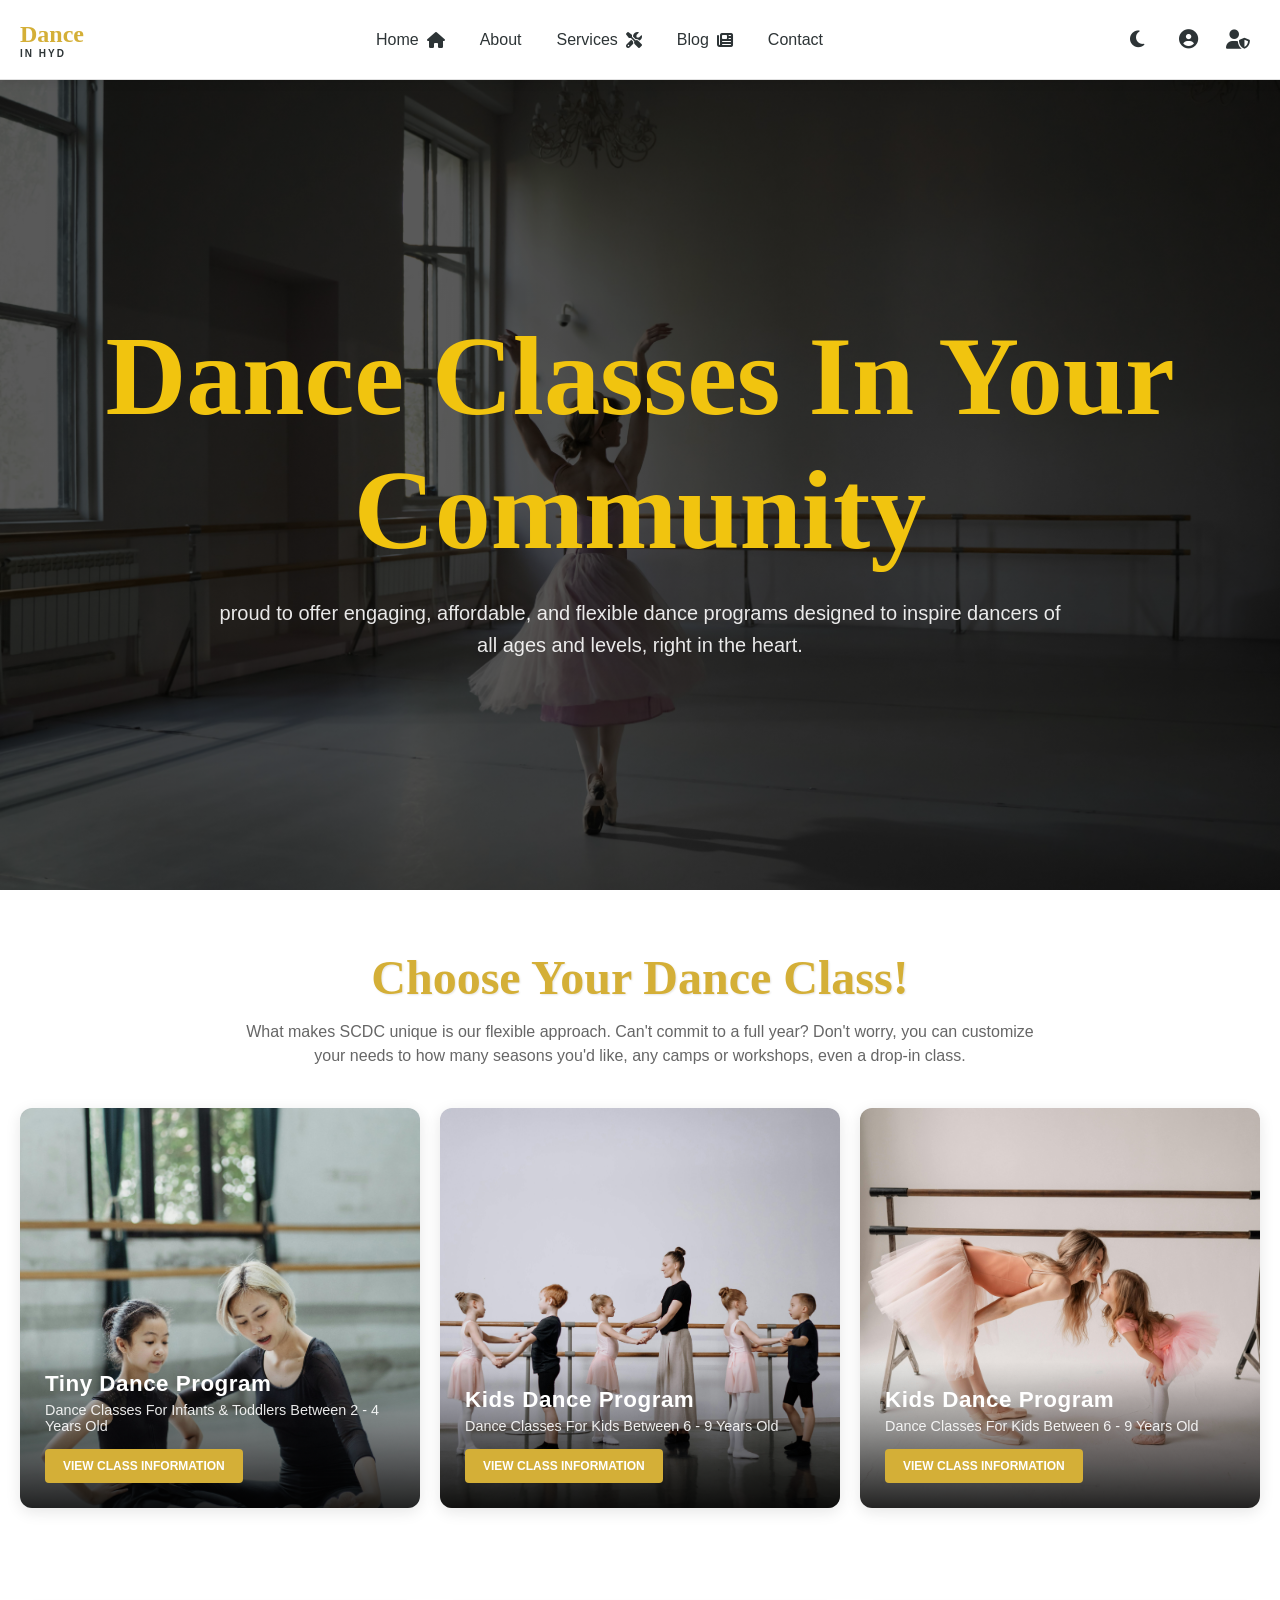
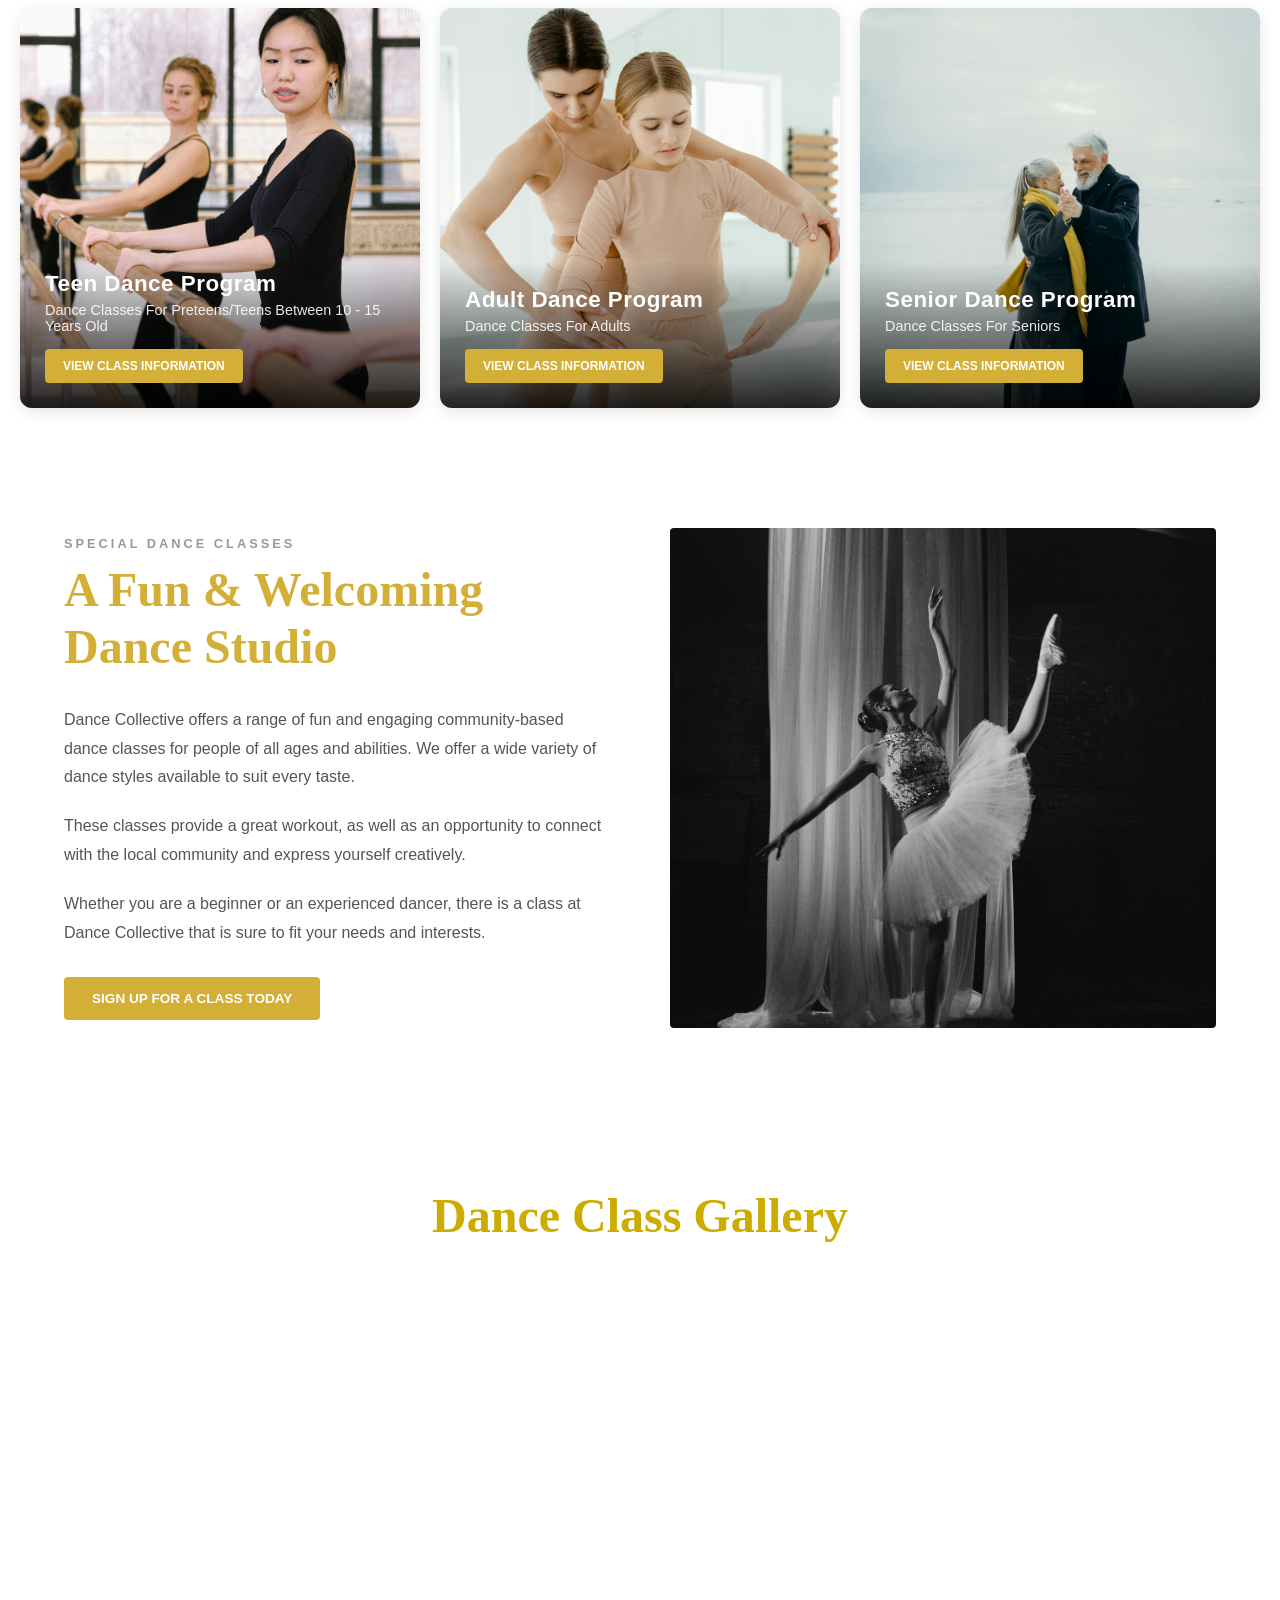
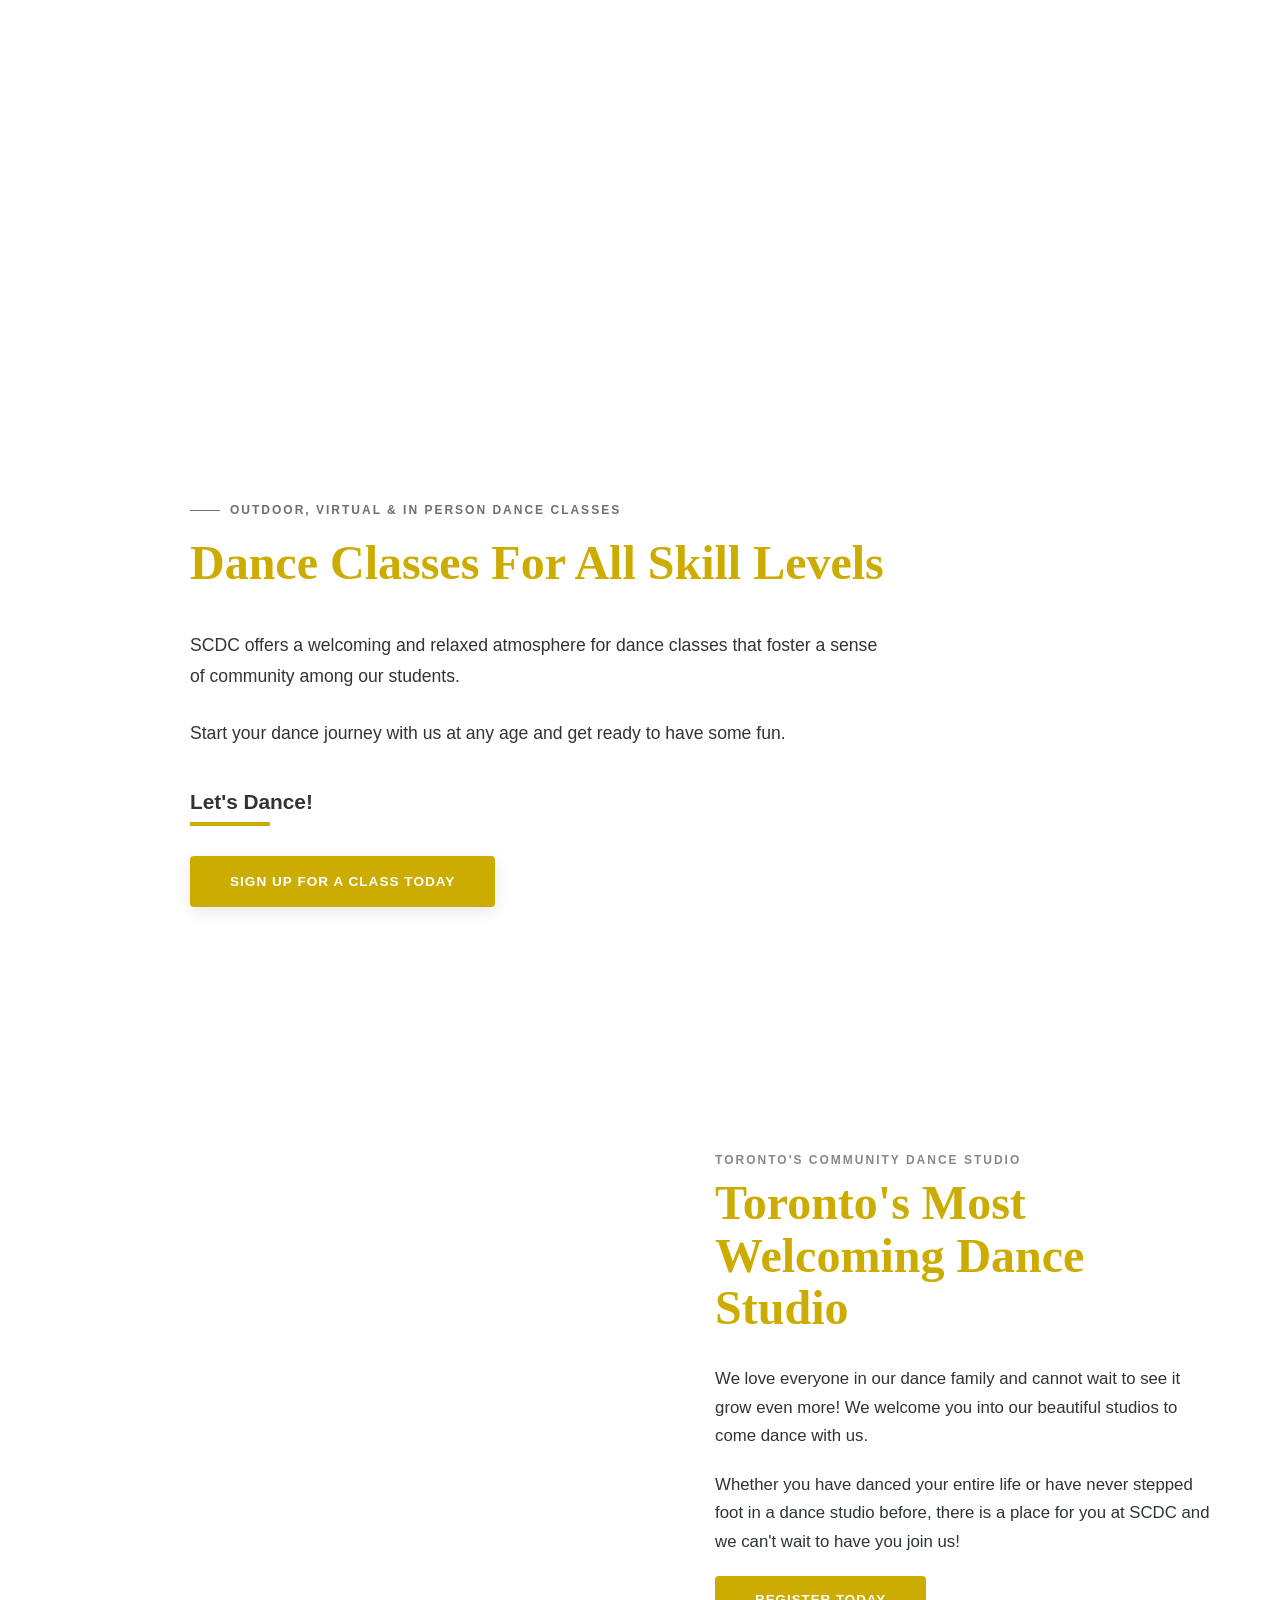
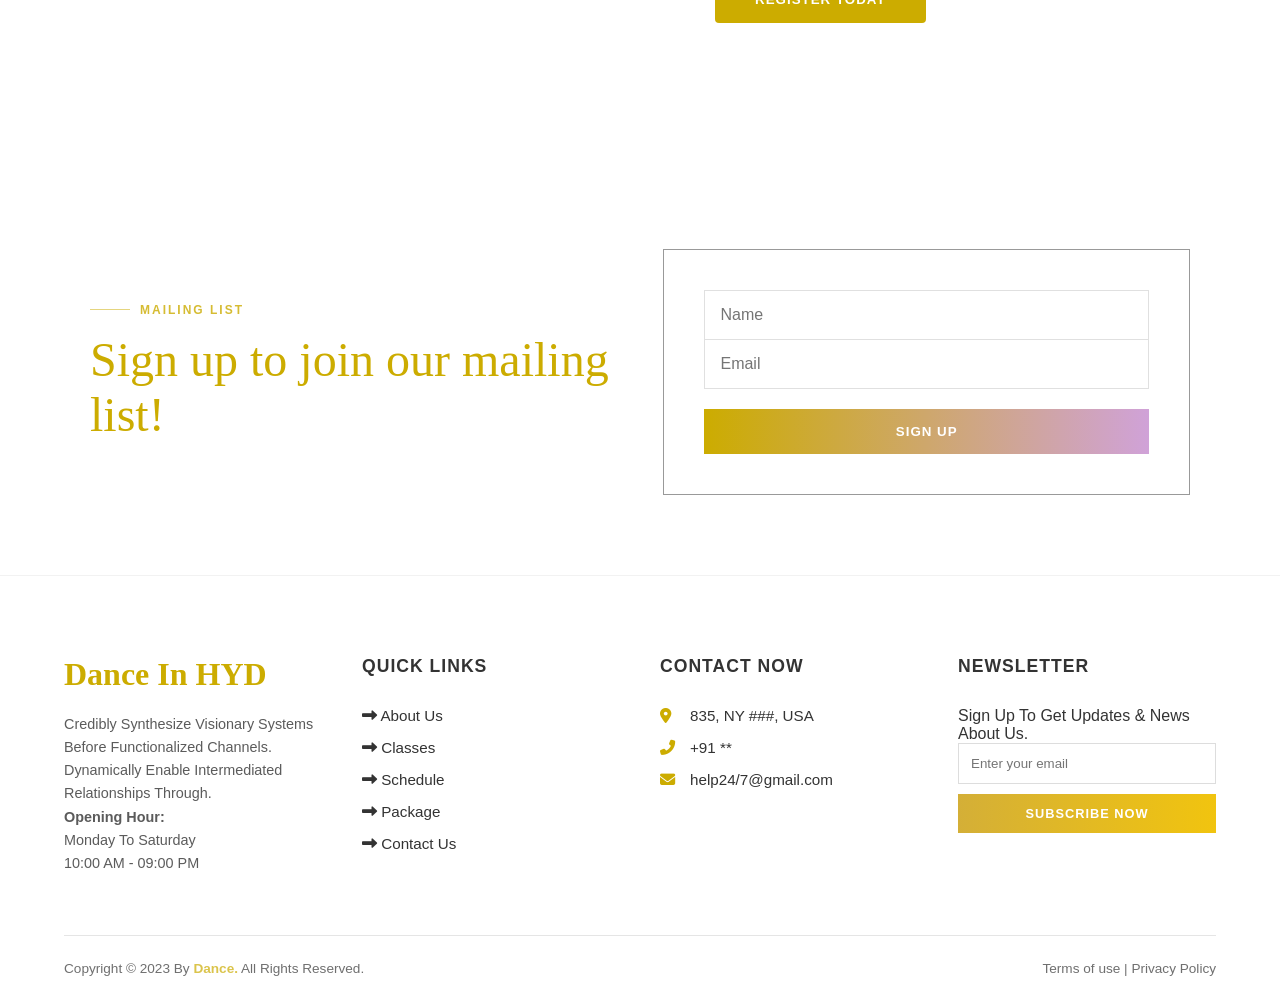
<file: index/index.html>
<!DOCTYPE html>
<html lang="en" data-theme="light">
<head>
    <meta charset="UTF-8">
    <meta name="viewport" content="width=device-width, initial-scale=1.0">
    <title>DANCE STUDIO WEBSITE</title>
 
    <link rel="stylesheet" href="https://cdnjs.cloudflare.com/ajax/libs/font-awesome/6.4.0/css/all.min.css">
    <link rel="stylesheet" href="../index/index.css">
</head>
<body>
 
    <header>
        
         <nav class="nav-container">
            <a href="#" class="logo-box">
               <div class="logo">
            <span class="logo-main">Dance</span>
            <span class="logo-sub">IN HYD</span>
        </div>
            </a>
 
            <ul class="nav-links" id="nav-menu">
                <li class="nav-item">
                    <a href="../index/index.html" class="nav-link">Home <i class="fas fa-home"></i></a>
                    <ul class="dropdown-menu">
                        <li class="dropdown-item"><a href="../home1/home1.html">Home1</a></li>
                        
                    </ul>
                </li>
                <li class="nav-item"><a href="../about/about.html" class="nav-link">About</a></li>
                <li class="nav-item">
                    <a href="../service/service.html" class="nav-link">Services <i class="fas fa-tools"></i></a>
                    <ul class="dropdown-menu">
                        <li class="dropdown-item"><a href="../service detail/servicedetail.html">Service detail</a></li>
                       
                    </ul>
                </li>
                <li class="nav-item">
                    <a href="../blog/blog.html" class="nav-link">Blog <i class="fas fa-newspaper"></i></a>
                    <ul class="dropdown-menu">
                        <li class="dropdown-item"><a href="../blog detail/blogdetail.html">Blogdetail</a></li>
                       
                    </ul>
                </li>
                <li class="nav-item"><a href="../contact/contact.html" class="nav-link">Contact</a></li>
 
               
                <div class="mobile-icons-in-menu">
                    <a href="#" class="nav-link"><i class="fas fa-user-circle"></i> Login / Register</a>
                    <a href="../admin/admin.html" class="nav-link"><i class="fas fa-user-shield"></i> Admin Dashboard</a>
                </div>
            </ul>
 
            <div class="header-actions">
                <button class="action-btn" id="theme-toggle" title="Toggle Theme">
                    <i class="fas fa-moon"></i>
                </button>
               
             
                <div class="header-auth-icons" style="display: flex; gap: 5px;">
                    <a href="../register/register.html" class="action-btn" title="Login/Register">
                        <i class="fas fa-user-circle"></i>
                    </a>
                    <a href="../admin/admin.html" class="action-btn" title="Admin Dashboard">
                        <i class="fas fa-user-shield"></i>
                    </a>
                </div>
 
                <div class="hamburger" id="hamburger">
                    <span></span>
                    <span></span>
                    <span></span>
                </div>
            </div>
        </nav>
    </header>
    
    <section class="hero-container">
    <div class="hero-content">
        <h1 class="hero-title">Dance Classes In Your Community</h1>
        <p class="hero-description">
            proud to offer engaging, affordable, and flexible dance programs designed to inspire dancers of all ages and levels, right in the heart.
        </p>
    </div>
</section>

    <section class="selection-section">
    <div class="selection-header">
        <h2 class="script-title">Choose Your Dance Class!</h2>
        <p class="selection-subtitle">
            What makes SCDC unique is our flexible approach. Can't commit to a full year? Don't worry, you can customize your needs to how many seasons you'd like, any camps or workshops, even a drop-in class.
        </p>
    </div>

    <div class="class-grid">
      
        <div class="class-card">
            <img src="images1/image1.jpg.jpg" alt="Tiny Dance">
            <div class="card-overlay">
                <h3>Tiny Dance Program</h3>
                <p>Dance Classes For Infants & Toddlers Between 2 - 4 Years Old</p>
                <button class="info-btn">VIEW CLASS INFORMATION</button>
            </div>
        </div>

       
        <div class="class-card">
            <img src="images1/image2.jpg" alt="Kids Dance">
            <div class="card-overlay">
                <h3>Kids Dance Program</h3>
                <p>Dance Classes For Kids Between 6 - 9 Years Old</p>
                <button class="info-btn">VIEW CLASS INFORMATION</button>
            </div>
        </div>

       
        <div class="class-card">
            <img src="images1/image3.jpg.jpg" alt="Kids Dance Alt">
            <div class="card-overlay">
                <h3>Kids Dance Program</h3>
                <p>Dance Classes For Kids Between 6 - 9 Years Old</p>
                <button class="info-btn">VIEW CLASS INFORMATION</button>
            </div>
        </div>
    </div>
</section>

    <section class="programs-section">
    <div class="class-grid">
       
        <div class="class-card">
            <img src="images1/image4.jpg.jpg" alt="Teen Dance">
            <div class="card-overlay">
                <h3>Teen Dance Program</h3>
                <p>Dance Classes For Preteens/Teens Between 10 - 15 Years Old</p>
                <button class="info-btn">VIEW CLASS INFORMATION</button>
            </div>
        </div>

       
        <div class="class-card">
            <img src="images1/image5.jpg.jpg" alt="Adult Dance">
            <div class="card-overlay">
                <h3>Adult Dance Program</h3>
                <p>Dance Classes For Adults</p>
                <button class="info-btn">VIEW CLASS INFORMATION</button>
            </div>
        </div>

      
        <div class="class-card">
            <img src="images1/image6.jpg.jpg" alt="Senior Dance">
            <div class="card-overlay">
                <h3>Senior Dance Program</h3>
                <p>Dance Classes For Seniors</p>
                <button class="info-btn">VIEW CLASS INFORMATION</button>
            </div>
        </div>
    </div>
</section>

    <section class="about-studio-section">
    <div class="studio-wrapper">
    
        <div class="studio-info">
            <span class="studio-tagline">SPECIAL DANCE CLASSES</span>
            <h2 class="studio-main-title">A Fun & Welcoming Dance Studio</h2>
            
            <div class="studio-copy">
                <p>Dance Collective offers a range of fun and engaging community-based dance classes for people of all ages and abilities. We offer a wide variety of dance styles available to suit every taste.</p>
                <p>These classes provide a great workout, as well as an opportunity to connect with the local community and express yourself creatively.</p>
                <p>Whether you are a beginner or an experienced dancer, there is a class at Dance Collective that is sure to fit your needs and interests.</p>
            </div>

            <button class="studio-cta">SIGN UP FOR A CLASS TODAY</button>
        </div>

       
        <div class="studio-visual">
            <div class="image-container">
                <img src="images1/headerimage1.jpg.jpg" alt="Ballerina in studio">
                <div class="image-gradient-overlay"></div>
            </div>
        </div>
    </div>
</section>

    
    <section class="gallery-section">
    <div class="gallery-header">
        <h2 class="gallery-title">Dance Class Gallery</h2>
    </div>
    
    <div class="gallery-grid">
      
        <div class="gallery-item vertical">
            <img src="../index/images1/img1.jpg.jpg" alt="Cultural Dance">
        </div>
        
    
        <div class="gallery-item">
            <img src="../index/images1/img2.jpg.jpg" alt="Kids Dance">
        </div>

       
        <div class="gallery-item">
            <img src="../index/images1/img3.jpg.jpg" alt="Studio Performance">
        </div>

        
        <div class="gallery-item">
            <img src="../index/images1/img4.jpg.jpg" alt="Kids Dance">
        </div>

       
        <div class="gallery-item">
            <img src="../index/images1/img5.jpg.jpg" alt="Studio Performance">
        </div>
      
        <div class="gallery-item horizontal">
            <img src="../index/images1/img9.jpg.jpg" alt="Outdoor Group Dance">
        </div>

        <div class="gallery-item horizontal">
            <img src="../index/images1/img8.jpg.jpg" alt="Outdoor Group Dance">
        </div>
        
       
        <div class="gallery-item">
            <img src="../index/images1/img7.jpg.jpg" alt="Jump Pose">
        </div>
    </div>
</section>

    <section class="skill-levels-section">
    <div class="skill-container">
        <div class="skill-header">
            <span class="top-tag">OUTDOOR, VIRTUAL & IN PERSON DANCE CLASSES</span>
            <h2 class="skill-title">Dance Classes For All Skill Levels</h2>
        </div>

        <div class="skill-body">
            <p>SCDC offers a welcoming and relaxed atmosphere for dance classes that foster a sense of community among our students.</p>
            <p>Start your dance journey with us at any age and get ready to have some fun.</p>
            
            <div class="cta-mini">
                <h3>Let's Dance!</h3>
                <div class="purple-bar"></div>
            </div>

            <button class="final-signup-btn">SIGN UP FOR A CLASS TODAY</button>
        </div>
    </div>
</section>
<section class="studio-cta-section">
    <div class="studio-cta-container">
       
        <div class="feature-card-grid">
            <div class="f-card">
                <h3>A Class For Everyone!</h3>
                <p>SCDC offers dance programs for all ages and levels with flexible options including trial classes and drop-ins. Join us to learn, move, and have fun — there's a class for everyone!</p>
            </div>
            <div class="f-card">
                <h3>Local Focused Community Dance</h3>
                <p>Our studio's main focus is on fun, flexible and affordable community dancing! What better way to bring the community together than by dancing together? We welcome everyone into our space.</p>
            </div>
            <div class="f-card">
                <h3>Award Winning Dance Instructors</h3>
                <p>SCDC has a team of 7 incredible instructors all with different skills! Our team is dedicated to providing safe and fun classes for everyone where each student can feel comfortable.</p>
            </div>
            <div class="f-card">
                <h3>Sign Up For A Class Today!</h3>
                <p>There are so many different classes to choose from and we are confident that you will be able to find one you love. Sign-up for a full session, a class pack or a drop-in class today!</p>
            </div>
        </div>

      
        <div class="studio-sidebar">
            <span class="sidebar-tag">TORONTO'S COMMUNITY DANCE STUDIO</span>
            <h2 class="sidebar-script-title">Toronto's Most Welcoming Dance Studio</h2>
            
            <div class="sidebar-text">
                <p>We love everyone in our dance family and cannot wait to see it grow even more! We welcome you into our beautiful studios to come dance with us.</p>
                <p>Whether you have danced your entire life or have never stepped foot in a dance studio before, there is a place for you at SCDC and we can't wait to have you join us!</p>
            </div>

            <button class="purple-register-btn">REGISTER TODAY</button>
        </div>
    </div>
</section>



<section class="mailing-section">
    <div class="mailing-container">
       
        <div class="mailing-content">
            <div class="mailing-label">
                <span class="line"></span>
                <span class="label-text">MAILING LIST</span>
            </div>
            <h2 class="mailing-title">Sign up to join our mailing list!</h2>
        </div>

      
        <div class="mailing-form-box">
            <form id="mailing-form">
                <input type="text" placeholder="Name" required>
                <input type="email" placeholder="Email" required>
                <button type="submit" class="gradient-btn">SIGN UP</button>
            </form>
        </div>
    </div>
</section>

<footer class="main-footer">
    <div class="footer-grid">
        
        <div class="footer-col">
            <h2 class="footer-logo">Dance In HYD</h2>
            <p class="footer-desc">
                Credibly Synthesize Visionary Systems Before Functionalized Channels. 
                Dynamically Enable Intermediated Relationships Through.
            </p>
            <div class="opening-hours">
                <strong>Opening Hour:</strong><br>
                Monday To Saturday<br>
                10:00 AM - 09:00 PM
            </div>
        </div>

      
        <div class="footer-col">
            <h3>QUICK LINKS</h3>
            <ul class="footer-links">
                <li><a href="#"><i class="fas fa-long-arrow-alt-right"></i> About Us</a></li>
                <li><a href="#"><i class="fas fa-long-arrow-alt-right"></i> Classes</a></li>
                <li><a href="#"><i class="fas fa-long-arrow-alt-right"></i> Schedule</a></li>
                <li><a href="#"><i class="fas fa-long-arrow-alt-right"></i> Package</a></li>
                <li><a href="#"><i class="fas fa-long-arrow-alt-right"></i> Contact Us</a></li>
            </ul>
        </div>

       
        <div class="footer-col">
            <h3>CONTACT NOW</h3>
            <ul class="contact-info">
                <li><i class="fas fa-map-marker-alt"></i> 835, NY ###, USA</li>
                <li><i class="fas fa-phone-alt"></i> +91 **</li>
                <li><i class="fas fa-envelope"></i> help24/7@gmail.com</li>
            </ul>
        </div>

       
        <div class="footer-col">
            <h3>NEWSLETTER</h3>
            <p>Sign Up To Get Updates & News About Us.</p>
            <div class="newsletter-box">
                <input type="email" placeholder="Enter your email">
                <button class="subscribe-btn">SUBSCRIBE NOW</button>
            </div>
        </div>
    </div>

   
    <div class="footer-bottom">
        <div class="bottom-content">
            <p>Copyright © 2023 By <span class="highlight">Dance.</span> All Rights Reserved.</p>
            <div class="bottom-links">
                <a href="#">Terms of use</a> | <a href="#">Privacy Policy</a>
            </div>
        </div>
    </div>
</footer>

    
    
    
    
    
    
    
    
    
    
    
    
    <script src="../index/index.js"></script>
    </body>
    </html>
</file>
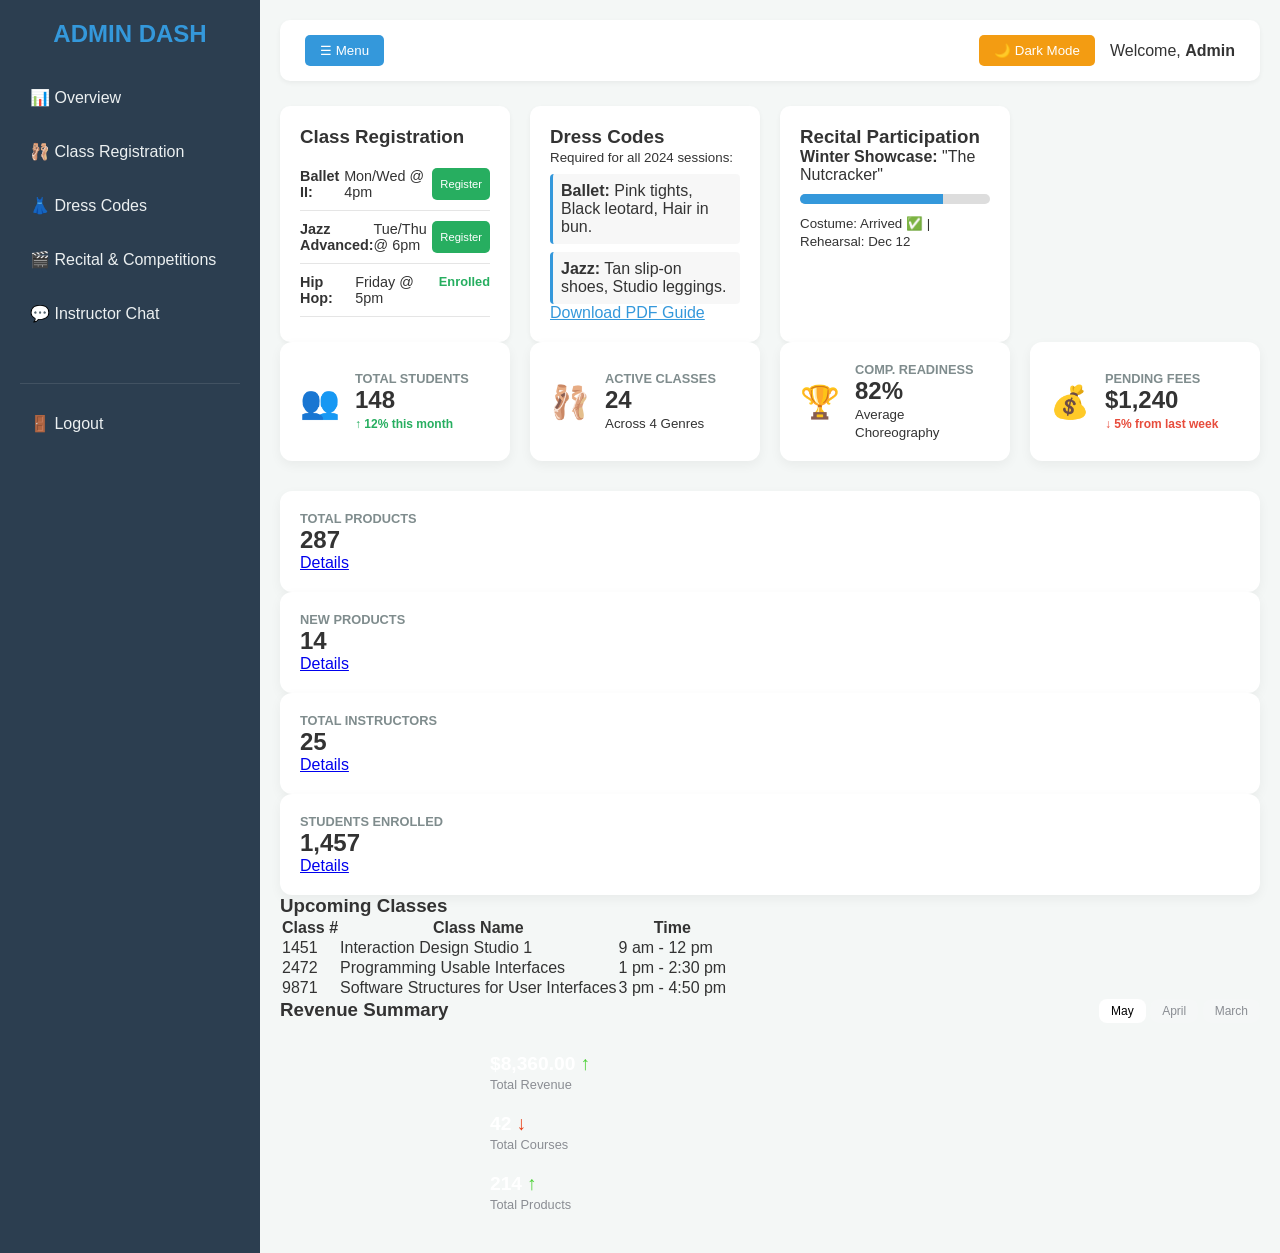
<file: admin/admin.html>
<!DOCTYPE html>
<html lang="en" data-theme="light">
<head>
    <meta charset="UTF-8">
    <meta name="viewport" content="width=device-width, initial-scale=1.0">
    <title>DANCE STUDIO WEBSITE</title>
 
    <link rel="stylesheet" href="https://cdnjs.cloudflare.com/ajax/libs/font-awesome/6.4.0/css/all.min.css">
    <link rel="stylesheet" href="../admin/admin.css">
</head>
<body>


    <aside id="sidebar">
        <div class="logo">ADMIN DASH</div>
        <nav>
    <ul>
        <li><a href="#">📊 Overview</a></li>
        <li><a href="#classes">🩰 Class Registration</a></li>
        <li><a href="#dress-code">👗 Dress Codes</a></li>
        <li><a href="#recital">🎬 Recital & Competitions</a></li>
        <li><a href="#">💬 Instructor Chat</a></li>
        <li class="logout"><a href="#">🚪 Logout</a></li>
    </ul>
</nav>

    </aside>

    <main id="main-content">
        <header>
            <button id="menu-toggle">☰ Menu</button>
            <div class="controls">
                <button id="theme-toggle">🌙 Dark Mode</button>
                <span>Welcome, <strong>Admin</strong></span>
            </div>
        </header>

   
<section class="dashboard-grid" style="margin-top: 20px;">
    
   
    <div class="card" id="classes">
        <h3>Class Registration</h3>
        <ul class="dance-list">
            <li><strong>Ballet II:</strong> Mon/Wed @ 4pm <button class="btn-sm">Register</button></li>
            <li><strong>Jazz Advanced:</strong> Tue/Thu @ 6pm <button class="btn-sm">Register</button></li>
            <li><strong>Hip Hop:</strong> Friday @ 5pm <span class="status-tag">Enrolled</span></li>
        </ul>
    </div>

 
    <div class="card" id="dress-code">
        <h3>Dress Codes</h3>
        <p><small>Required for all 2024 sessions:</small></p>
        <div class="code-item"><strong>Ballet:</strong> Pink tights, Black leotard, Hair in bun.</div>
        <div class="code-item"><strong>Jazz:</strong> Tan slip-on shoes, Studio leggings.</div>
        <a href="#" style="color: var(--primary);">Download PDF Guide</a>
    </div>

 
    <div class="card" id="recital">
        <h3>Recital Participation</h3>
        <div class="participation-tracker">
            <p><strong>Winter Showcase:</strong> "The Nutcracker"</p>
            <div class="progress-bar"><div class="progress" style="width: 75%;"></div></div>
            <p><small>Costume: Arrived ✅ | Rehearsal: Dec 12</small></p>
        </div>
    </div>
</section>
<section class="stats-overview">
    <div class="stat-card">
        <span class="icon">👥</span>
        <div>
            <h4>Total Students</h4>
            <p>148</p>
            <small class="trend up">↑ 12% this month</small>
        </div>
    </div>
    <div class="stat-card">
        <span class="icon">🩰</span>
        <div>
            <h4>Active Classes</h4>
            <p>24</p>
            <small>Across 4 Genres</small>
        </div>
    </div>
    <div class="stat-card">
        <span class="icon">🏆</span>
        <div>
            <h4>Comp. Readiness</h4>
            <p>82%</p>
            <small>Average Choreography</small>
        </div>
    </div>
    <div class="stat-card">
        <span class="icon">💰</span>
        <div>
            <h4>Pending Fees</h4>
            <p>$1,240</p>
            <small class="trend down">↓ 5% from last week</small>
        </div>
    </div>
</section>


<section class="stats-grid">
    <div class="stat-card">
        <div class="stat-info">
            <h4>Total Products</h4>
            <p class="stat-number">287</p>
            <a href="#" class="stat-link">Details</a>
        </div>
    </div>
    <div class="stat-card">
        <div class="stat-info">
            <h4>New Products</h4>
            <p class="stat-number">14</p>
            <a href="#" class="stat-link">Details</a>
        </div>
    </div>
    <div class="stat-card">
        <div class="stat-info">
            <h4>Total Instructors</h4>
            <p class="stat-number">25</p>
            <a href="#" class="stat-link">Details</a>
        </div>
    </div>
    <div class="stat-card">
        <div class="stat-info">
            <h4>Students Enrolled</h4>
            <p class="stat-number">1,457</p>
            <a href="#" class="stat-link">Details</a>
        </div>
    </div>
</section>


<section class="dashboard-main-row">
    <div class="glass-card upcoming-classes">
        <h3>Upcoming Classes</h3>
        <div class="table-container">
            <table>
                <thead>
                    <tr>
                        <th>Class #</th>
                        <th>Class Name</th>
                        <th>Time</th>
                    </tr>
                </thead>
                <tbody>
                    <tr>
                        <td class="id-cell">1451</td>
                        <td>Interaction Design Studio 1</td>
                        <td>9 am - 12 pm</td>
                    </tr>
                    <tr>
                        <td class="id-cell">2472</td>
                        <td>Programming Usable Interfaces</td>
                        <td>1 pm - 2:30 pm</td>
                    </tr>
                    <tr>
                        <td class="id-cell">9871</td>
                        <td>Software Structures for User Interfaces</td>
                        <td>3 pm - 4:50 pm</td>
                    </tr>
                </tbody>
            </table>
        </div>
    </div>
</section>




<div class="glass-card revenue-summary">
    <div class="card-header">
        <h3>Revenue Summary</h3>
        <div class="date-selector">
            <button class="active">May</button>
            <button>April</button>
            <button>March</button>
        </div>
    </div>

    <div class="revenue-content">
     
        <div class="donut-container">
            <canvas id="revenueChart"></canvas>
        </div>

        
        <div class="revenue-metrics">
            <div class="metric-item">
                <span class="value">$8,360.00 <i class="trend-up">↑</i></span>
                <span class="label">Total Revenue</span>
            </div>
            <div class="metric-item">
                <span class="value">42 <i class="trend-down">↓</i></span>
                <span class="label">Total Courses</span>
            </div>
            <div class="metric-item">
                <span class="value">214 <i class="trend-up">↑</i></span>
                <span class="label">Total Products</span>
            </div>
        </div>
    </div>
</div>



 
      </main>
      
   <script src="../admin/admin.js"></script>

   
    </body>
   
    </html>
</file>
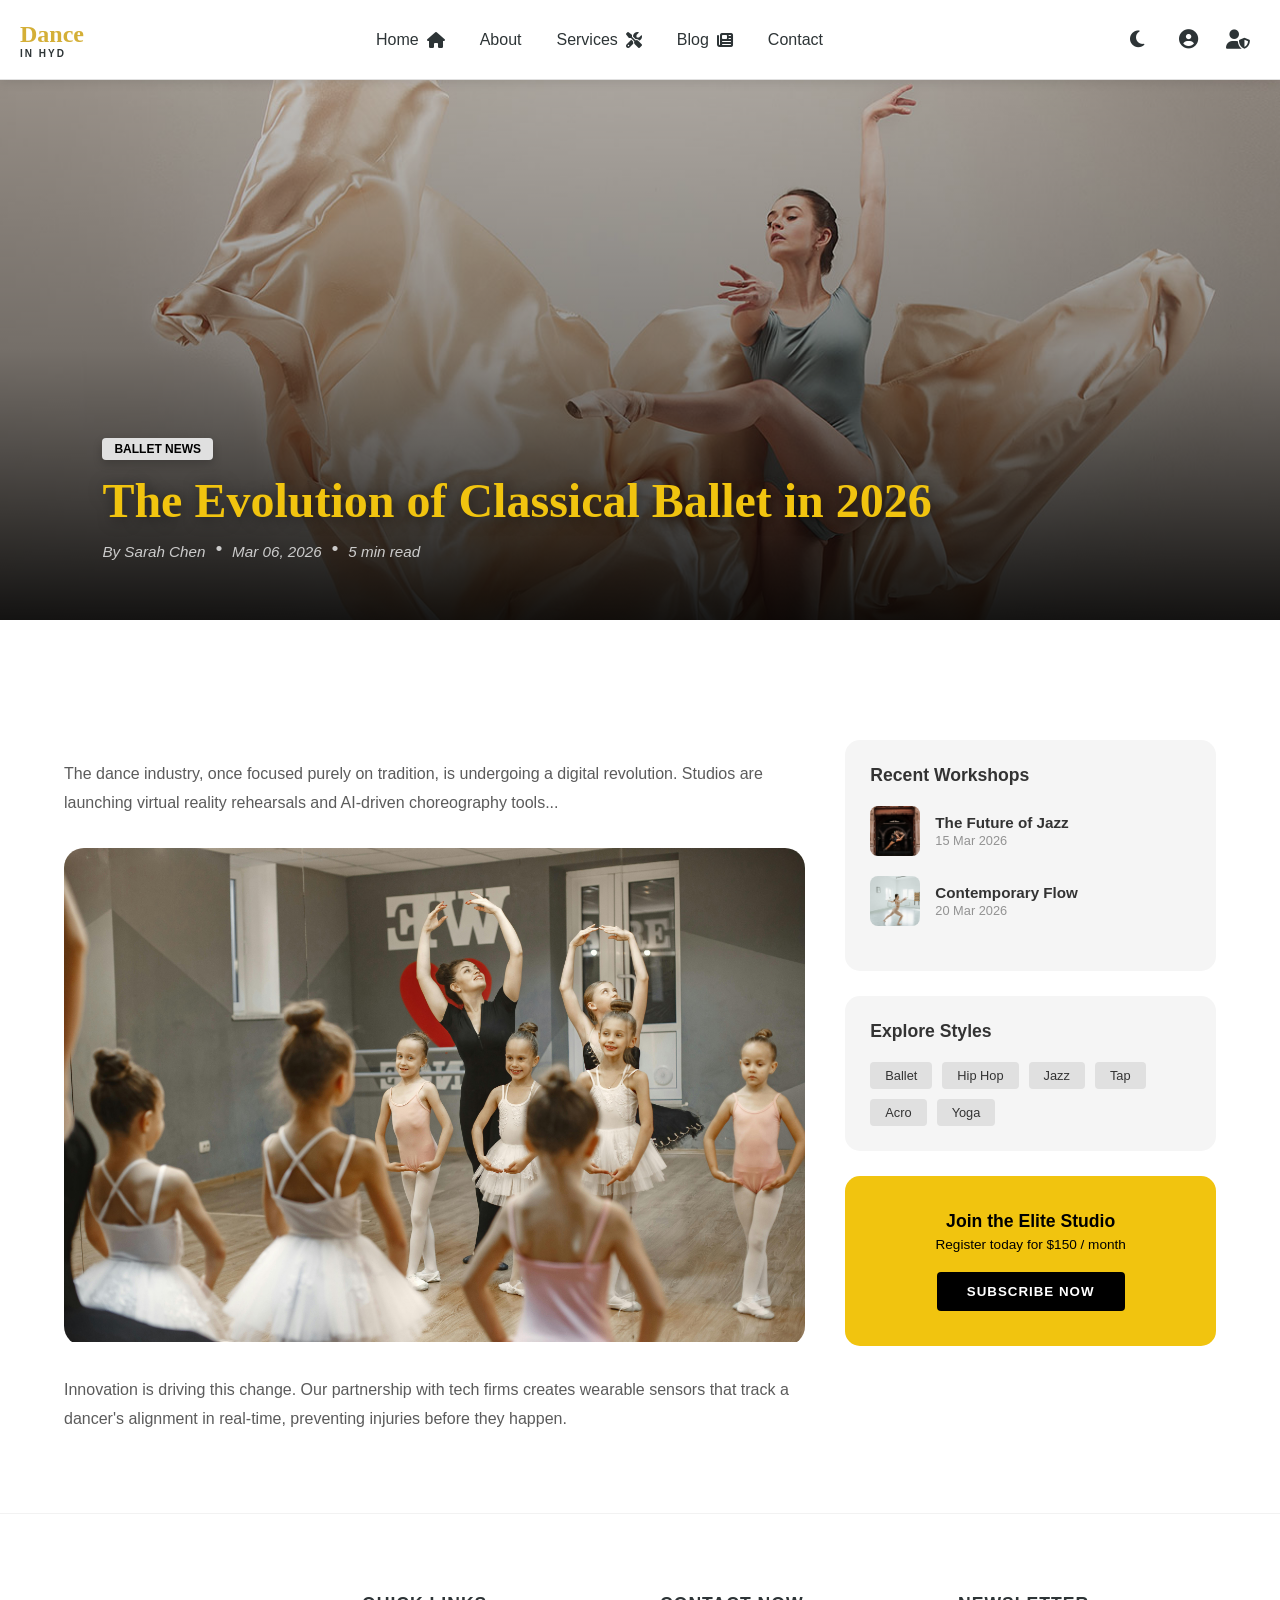
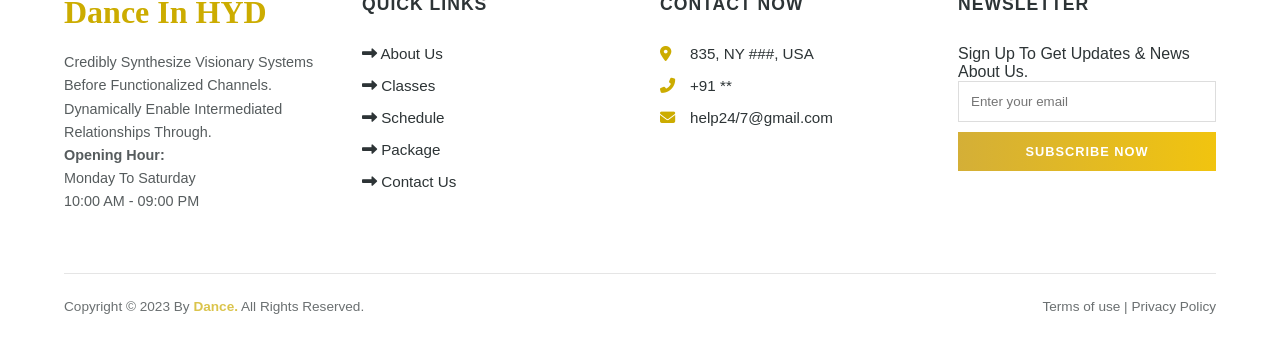
<file: blog detail/blogdetail.html>
<!DOCTYPE html>
<html lang="en" data-theme="light">
<head>
    <meta charset="UTF-8">
    <meta name="viewport" content="width=device-width, initial-scale=1.0">
    <title>DANCE STUDIO WEBSITE</title>
 
    <link rel="stylesheet" href="https://cdnjs.cloudflare.com/ajax/libs/font-awesome/6.4.0/css/all.min.css">
    <link rel="stylesheet" href="../blog detail/blogdetail.css">
</head>
<body>
 
    <header>
        <nav class="nav-container">
            <a href="#" class="logo-box">
               <div class="logo">
            <span class="logo-main">Dance</span>
            <span class="logo-sub">IN HYD</span>
        </div>
            </a>
 
            <ul class="nav-links" id="nav-menu">
                <li class="nav-item">
                    <a href="../index/index.html" class="nav-link">Home <i class="fas fa-home"></i></a>
                    <ul class="dropdown-menu">
                        <li class="dropdown-item"><a href="../home1/home1.html">Home1</a></li>
                        
                    </ul>
                </li>
                <li class="nav-item"><a href="../about/about.html" class="nav-link">About</a></li>
                <li class="nav-item">
                    <a href="../service/service.html" class="nav-link">Services <i class="fas fa-tools"></i></a>
                    <ul class="dropdown-menu">
                        <li class="dropdown-item"><a href="../service detail/servicedetail.html">Service detail</a></li>
                       
                    </ul>
                </li>
                <li class="nav-item">
                    <a href="../blog/blog.html" class="nav-link">Blog <i class="fas fa-newspaper"></i></a>
                    <ul class="dropdown-menu">
                        <li class="dropdown-item"><a href="../blog detail/blogdetail.html">Blogdetail</a></li>
                       
                    </ul>
                </li>
                <li class="nav-item"><a href="../contact/contact.html" class="nav-link">Contact</a></li>
 
               
                <div class="mobile-icons-in-menu">
                    <a href="#" class="nav-link"><i class="fas fa-user-circle"></i> Login / Register</a>
                    <a href="../admin/admin.html" class="nav-link"><i class="fas fa-user-shield"></i> Admin Dashboard</a>
                </div>
            </ul>
 
            <div class="header-actions">
                <button class="action-btn" id="theme-toggle" title="Toggle Theme">
                    <i class="fas fa-moon"></i>
                </button>
               
             
                <div class="header-auth-icons" style="display: flex; gap: 5px;">
                    <a href="../register/register.html" class="action-btn" title="Login/Register">
                        <i class="fas fa-user-circle"></i>
                    </a>
                    <a href="../admin/admin.html" class="action-btn" title="Admin Dashboard">
                        <i class="fas fa-user-shield"></i>
                    </a>
                </div>
 
                <div class="hamburger" id="hamburger">
                    <span></span>
                    <span></span>
                    <span></span>
                </div>
            </div>
        </nav>
    </header>
 
<section class="featured-article-hero">
    <div class="article-overlay">
        <div class="article-content-box">
            <span class="category-tag">Ballet News</span>
            <h1 class="article-script-title">The Evolution of Classical Ballet in 2026</h1>
            <div class="article-meta-data">
                <span class="author">By Sarah Chen</span>
                <span class="dot">•</span>
                <span class="date">Mar 06, 2026</span>
                <span class="dot">•</span>
                <span class="read-time">5 min read</span>
            </div>
        </div>
    </div>
</section>

<section class="article-body-section">
    <div class="article-body-container">
        
        <div class="article-main-col">
            <p class="intro-text">
                The dance industry, once focused purely on tradition, is undergoing a digital revolution. Studios are launching virtual reality rehearsals and AI-driven choreography tools...
            </p>
            
            <div class="main-article-img">
                <img src="blog detail1.jpg" alt="Dancer performance">
            </div>

            <p class="secondary-text">
                Innovation is driving this change. Our partnership with tech firms creates wearable sensors that track a dancer's alignment in real-time, preventing injuries before they happen.
            </p>
        </div>

       
        <aside class="article-sidebar">
          
            <div class="sidebar-card">
                <h3>Recent Workshops</h3>
                <div class="workshop-item">
                    <img src="blogdetail1.1.jpg" alt="Jazz">
                    <div class="ws-info">
                        <span class="ws-name">The Future of Jazz</span>
                        <span class="ws-date">15 Mar 2026</span>
                    </div>
                </div>
                <div class="workshop-item">
                    <img src="blogdetail 1.2.jpg" alt="Contemporary">
                    <div class="ws-info">
                        <span class="ws-name">Contemporary Flow</span>
                        <span class="ws-date">20 Mar 2026</span>
                    </div>
                </div>
            </div>

          
            <div class="sidebar-card">
                <h3>Explore Styles</h3>
                <div class="styles-tags">
                    <span class="tag">Ballet</span>
                    <span class="tag">Hip Hop</span>
                    <span class="tag">Jazz</span>
                    <span class="tag">Tap</span>
                    <span class="tag">Acro</span>
                    <span class="tag">Yoga</span>
                </div>
            </div>

          
            <div class="sidebar-cta-card">
                <p>Join the Elite Studio</p>
                <span>Register today for $150 / month</span>
                <button class="dark-sub-btn">SUBSCRIBE NOW</button>
            </div>
        </aside>
    </div>
</section>

    
<footer class="main-footer">
    <div class="footer-grid">
        
        <div class="footer-col">
            <h2 class="footer-logo">Dance In HYD</h2>
            <p class="footer-desc">
                Credibly Synthesize Visionary Systems Before Functionalized Channels. 
                Dynamically Enable Intermediated Relationships Through.
            </p>
            <div class="opening-hours">
                <strong>Opening Hour:</strong><br>
                Monday To Saturday<br>
                10:00 AM - 09:00 PM
            </div>
        </div>

       
        <div class="footer-col">
            <h3>QUICK LINKS</h3>
            <ul class="footer-links">
                <li><a href="#"><i class="fas fa-long-arrow-alt-right"></i> About Us</a></li>
                <li><a href="#"><i class="fas fa-long-arrow-alt-right"></i> Classes</a></li>
                <li><a href="#"><i class="fas fa-long-arrow-alt-right"></i> Schedule</a></li>
                <li><a href="#"><i class="fas fa-long-arrow-alt-right"></i> Package</a></li>
                <li><a href="#"><i class="fas fa-long-arrow-alt-right"></i> Contact Us</a></li>
            </ul>
        </div>

       
        <div class="footer-col">
            <h3>CONTACT NOW</h3>
            <ul class="contact-info">
                <li><i class="fas fa-map-marker-alt"></i> 835, NY ###, USA</li>
                <li><i class="fas fa-phone-alt"></i> +91 **</li>
                <li><i class="fas fa-envelope"></i> help24/7@gmail.com</li>
            </ul>
        </div>

        
        <div class="footer-col">
            <h3>NEWSLETTER</h3>
            <p>Sign Up To Get Updates & News About Us.</p>
            <div class="newsletter-box">
                <input type="email" placeholder="Enter your email">
                <button class="subscribe-btn">SUBSCRIBE NOW</button>
            </div>
        </div>
    </div>

  
    <div class="footer-bottom">
        <div class="bottom-content">
            <p>Copyright © 2023 By <span class="highlight">Dance.</span> All Rights Reserved.</p>
            <div class="bottom-links">
                <a href="#">Terms of use</a> | <a href="#">Privacy Policy</a>
            </div>
        </div>
    </div>
</footer>   
    <script src="../blog detail/blogdetail.js"></script>
    </body>
    </html>
</file>
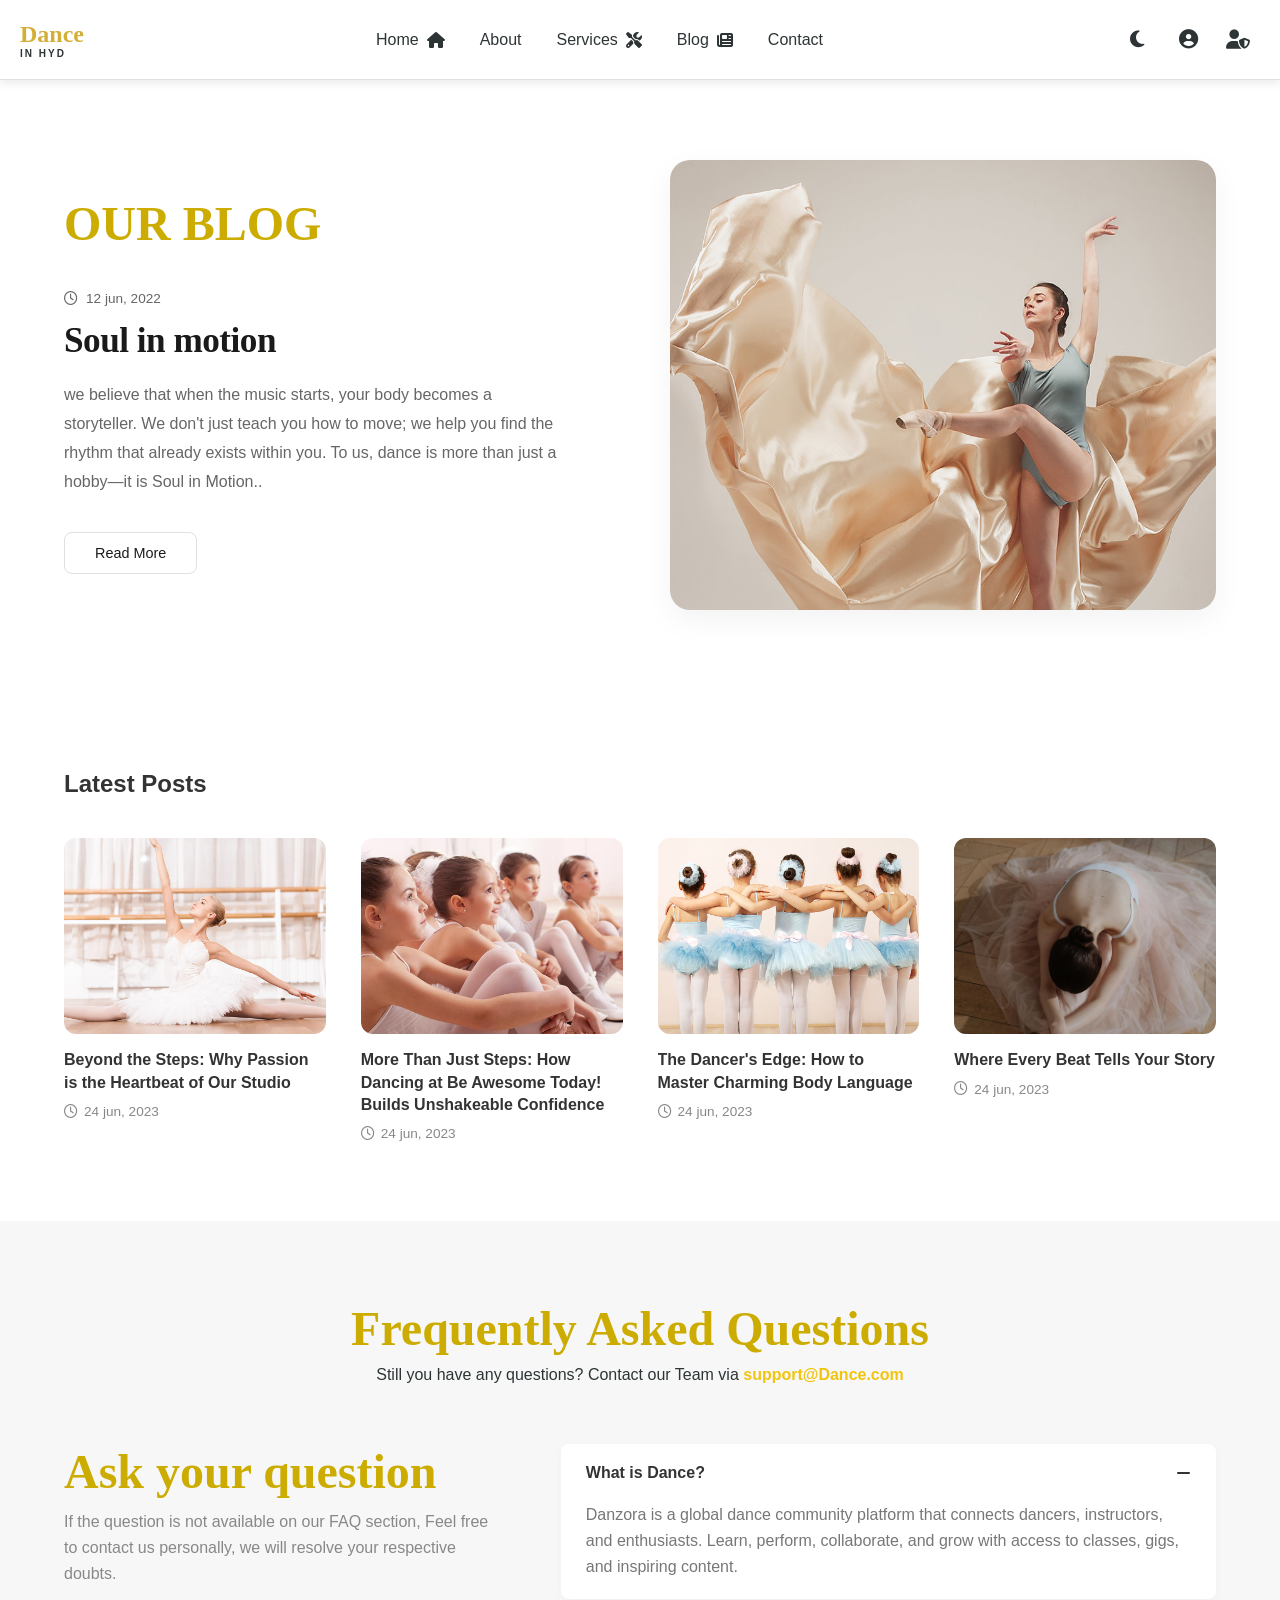
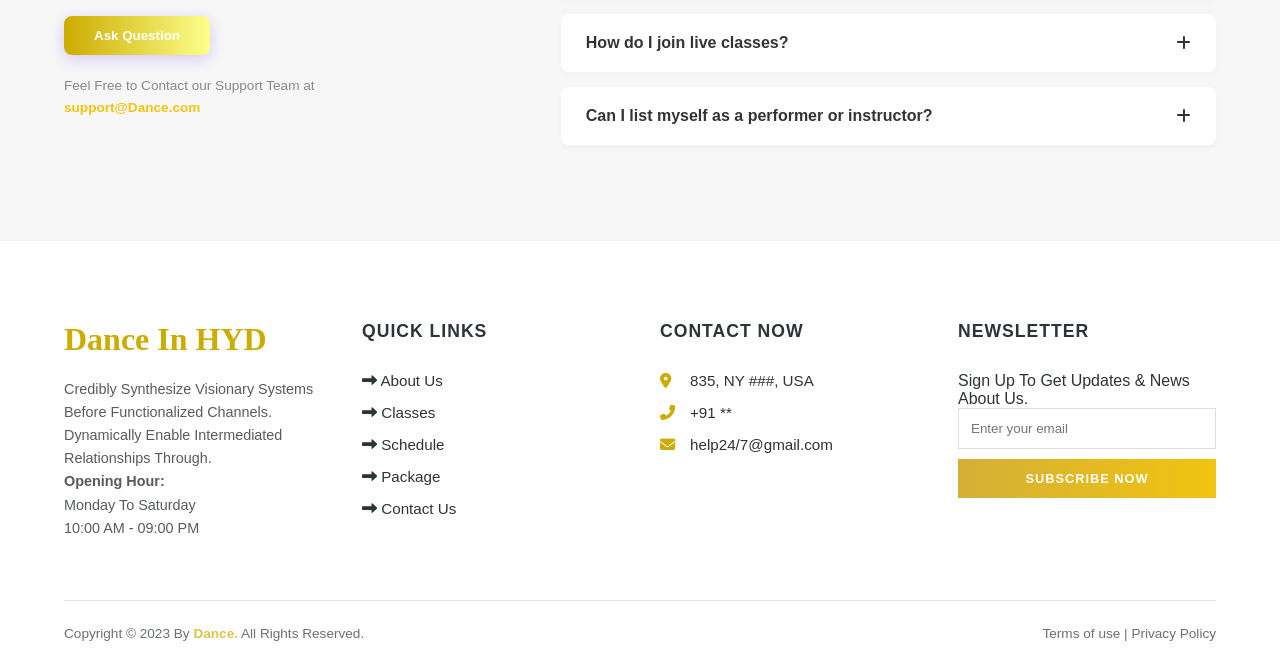
<file: blog/blog.html>
<!DOCTYPE html>
<html lang="en" data-theme="light">
<head>
    <meta charset="UTF-8">
    <meta name="viewport" content="width=device-width, initial-scale=1.0">
    <title>DANCE STUDIO WEBSITE</title>
 
    <link rel="stylesheet" href="https://cdnjs.cloudflare.com/ajax/libs/font-awesome/6.4.0/css/all.min.css">
    <link rel="stylesheet" href="../blog/blog.css">
</head>
<body>
 
    <header>
        <nav class="nav-container">
            <a href="#" class="logo-box">
               <div class="logo">
            <span class="logo-main">Dance</span>
            <span class="logo-sub">IN HYD</span>
        </div>
            </a>
 
            <ul class="nav-links" id="nav-menu">
                <li class="nav-item">
                    <a href="../index/index.html" class="nav-link">Home <i class="fas fa-home"></i></a>
                    <ul class="dropdown-menu">
                        <li class="dropdown-item"><a href="../home1/home1.html">Home1</a></li>
                        
                    </ul>
                </li>
                <li class="nav-item"><a href="../about/about.html" class="nav-link">About</a></li>
                <li class="nav-item">
                    <a href="../service/service.html" class="nav-link">Services <i class="fas fa-tools"></i></a>
                    <ul class="dropdown-menu">
                        <li class="dropdown-item"><a href="../service detail/servicedetail.html">Service detail</a></li>
                       
                    </ul>
                </li>
                <li class="nav-item">
                    <a href="../blog/blog.html" class="nav-link">Blog <i class="fas fa-newspaper"></i></a>
                    <ul class="dropdown-menu">
                        <li class="dropdown-item"><a href="../blog detail/blogdetail.html">Blogdetail</a></li>
                       
                    </ul>
                </li>
                <li class="nav-item"><a href="../contact/contact.html" class="nav-link">Contact</a></li>
 
               
                <div class="mobile-icons-in-menu">
                    <a href="#" class="nav-link"><i class="fas fa-user-circle"></i> Login / Register</a>
                    <a href="../admin/admin.html" class="nav-link"><i class="fas fa-user-shield"></i> Admin Dashboard</a>
                </div>
            </ul>
 
            <div class="header-actions">
                <button class="action-btn" id="theme-toggle" title="Toggle Theme">
                    <i class="fas fa-moon"></i>
                </button>
               
             
                <div class="header-auth-icons" style="display: flex; gap: 5px;">
                    <a href="../register/register.html" class="action-btn" title="Login/Register">
                        <i class="fas fa-user-circle"></i>
                    </a>
                    <a href="../admin/admin.html" class="action-btn" title="Admin Dashboard">
                        <i class="fas fa-user-shield"></i>
                    </a>
                </div>
 
                <div class="hamburger" id="hamburger">
                    <span></span>
                    <span></span>
                    <span></span>
                </div>
            </div>
        </nav>
    </header>
 
<section class="blog-preview-section">
    <div class="blog-container">
     
        <div class="blog-content">
            <h2 class="blog-script-title">OUR BLOG</h2>
            
            <div class="blog-meta">
                <i class="far fa-clock"></i> 12 jun, 2022
            </div>
            
            <h3 class="blog-main-title">Soul in motion</h3>
            
            <p class="blog-excerpt">
                we believe that when the music starts, your body becomes a storyteller. We don't just teach you how to move; we help you find the rhythm that already exists within you. To us, dance is more than just a hobby—it is Soul in Motion..
            </p>

            <button class="read-more-outline">Read More</button>
        </div>

       
        <div class="blog-visual">
            <div class="blog-image-wrapper">
                <img src="blog img.jpg" alt="Soul in motion dancer">
            </div>
        </div>
    </div>
</section>


<section class="latest-posts-section">
    <div class="posts-container">
        <h2 class="posts-main-heading">Latest Posts</h2>
        
        <div class="posts-grid">
            
            <article class="post-card">
                <div class="post-img">
                    <img src="blog-img-2.jpg" alt="Ballerina">
                </div>
                <h3 class="post-title">Beyond the Steps: Why Passion is the Heartbeat of Our Studio</h3>
                <div class="post-date">
                    <i class="far fa-clock"></i> 24 jun, 2023
                </div>
            </article>

           
            <article class="post-card">
                <div class="post-img">
                    <img src="blog-img-3.jpg" alt="Kids in dance class">
                </div>
                <h3 class="post-title">More Than Just Steps: How Dancing at Be Awesome Today! Builds Unshakeable Confidence</h3>
                <div class="post-date">
                    <i class="far fa-clock"></i> 24 jun, 2023
                </div>
            </article>

        
            <article class="post-card">
                <div class="post-img">
                    <img src="blog-img-4.jpg" alt="Dance team">
                </div>
                <h3 class="post-title">The Dancer's Edge: How to Master Charming Body Language</h3>
                <div class="post-date">
                    <i class="far fa-clock"></i> 24 jun, 2023
                </div>
            </article>

           
            <article class="post-card">
                <div class="post-img">
                    <img src="blogimg2.jpg" alt="Solo dancer">
                </div>
                <h3 class="post-title">Where Every Beat Tells Your Story</h3>
                <div class="post-date">
                    <i class="far fa-clock"></i> 24 jun, 2023
                </div>
            </article>
        </div>
    </div>
</section>


<section class="faq-section">
    <div class="faq-header">
        <h2 class="faq-script-title">Frequently Asked Questions</h2>
        <p>Still you have any questions? Contact our Team via <a href="mailto:support@Dance.com" class="gold-link">support@Dance.com</a></p>
    </div>

    <div class="faq-container">
       
        <div class="faq-cta">
            <h3 class="ask-script-title">Ask your question</h3>
            <p>If the question is not available on our FAQ section, Feel free to contact us personally, we will resolve your respective doubts.</p>
            
            <button class="gradient-btn-purple">Ask Question</button>
            
            <div class="support-text">
                Feel Free to Contact our Support Team at<br>
                <a href="mailto:support@Dance.com" class="gold-link">support@Dance.com</a>
            </div>
        </div>

      
        <div class="faq-accordion">
           
            <div class="accordion-item active">
                <div class="accordion-header">
                    <span>What is Dance?</span>
                    <i class="fas fa-minus"></i>
                </div>
                <div class="accordion-content">
                    <p>Danzora is a global dance community platform that connects dancers, instructors, and enthusiasts. Learn, perform, collaborate, and grow with access to classes, gigs, and inspiring content.</p>
                </div>
            </div>

          
            <div class="accordion-item">
                <div class="accordion-header">
                    <span>How do I join live classes?</span>
                    <i class="fas fa-plus"></i>
                </div>
                <div class="accordion-content">
                    <p>You can join live classes by browsing our schedule and clicking the "Join" button on your preferred session. Make sure you are logged in to your account.</p>
                </div>
            </div>

         
            <div class="accordion-item">
                <div class="accordion-header">
                    <span>Can I list myself as a performer or instructor?</span>
                    <i class="fas fa-plus"></i>
                </div>
                <div class="accordion-content">
                    <p>Yes! Simply head to your profile settings and toggle the "Instructor" or "Performer" mode to start listing your services and availability.</p>
                </div>
            </div>
        </div>
    </div>
</section>
































    
<footer class="main-footer">
    <div class="footer-grid">
        
        <div class="footer-col">
            <h2 class="footer-logo">Dance In HYD</h2>
            <p class="footer-desc">
                Credibly Synthesize Visionary Systems Before Functionalized Channels. 
                Dynamically Enable Intermediated Relationships Through.
            </p>
            <div class="opening-hours">
                <strong>Opening Hour:</strong><br>
                Monday To Saturday<br>
                10:00 AM - 09:00 PM
            </div>
        </div>

       
        <div class="footer-col">
            <h3>QUICK LINKS</h3>
            <ul class="footer-links">
                <li><a href="#"><i class="fas fa-long-arrow-alt-right"></i> About Us</a></li>
                <li><a href="#"><i class="fas fa-long-arrow-alt-right"></i> Classes</a></li>
                <li><a href="#"><i class="fas fa-long-arrow-alt-right"></i> Schedule</a></li>
                <li><a href="#"><i class="fas fa-long-arrow-alt-right"></i> Package</a></li>
                <li><a href="#"><i class="fas fa-long-arrow-alt-right"></i> Contact Us</a></li>
            </ul>
        </div>

       
        <div class="footer-col">
            <h3>CONTACT NOW</h3>
            <ul class="contact-info">
                <li><i class="fas fa-map-marker-alt"></i> 835, NY ###, USA</li>
                <li><i class="fas fa-phone-alt"></i> +91 **</li>
                <li><i class="fas fa-envelope"></i> help24/7@gmail.com</li>
            </ul>
        </div>

        
        <div class="footer-col">
            <h3>NEWSLETTER</h3>
            <p>Sign Up To Get Updates & News About Us.</p>
            <div class="newsletter-box">
                <input type="email" placeholder="Enter your email">
                <button class="subscribe-btn">SUBSCRIBE NOW</button>
            </div>
        </div>
    </div>

  
    <div class="footer-bottom">
        <div class="bottom-content">
            <p>Copyright © 2023 By <span class="highlight">Dance.</span> All Rights Reserved.</p>
            <div class="bottom-links">
                <a href="#">Terms of use</a> | <a href="#">Privacy Policy</a>
            </div>
        </div>
    </div>
</footer>   
    <script src="../blog/blog.js"></script>
    </body>
    </html>
</file>
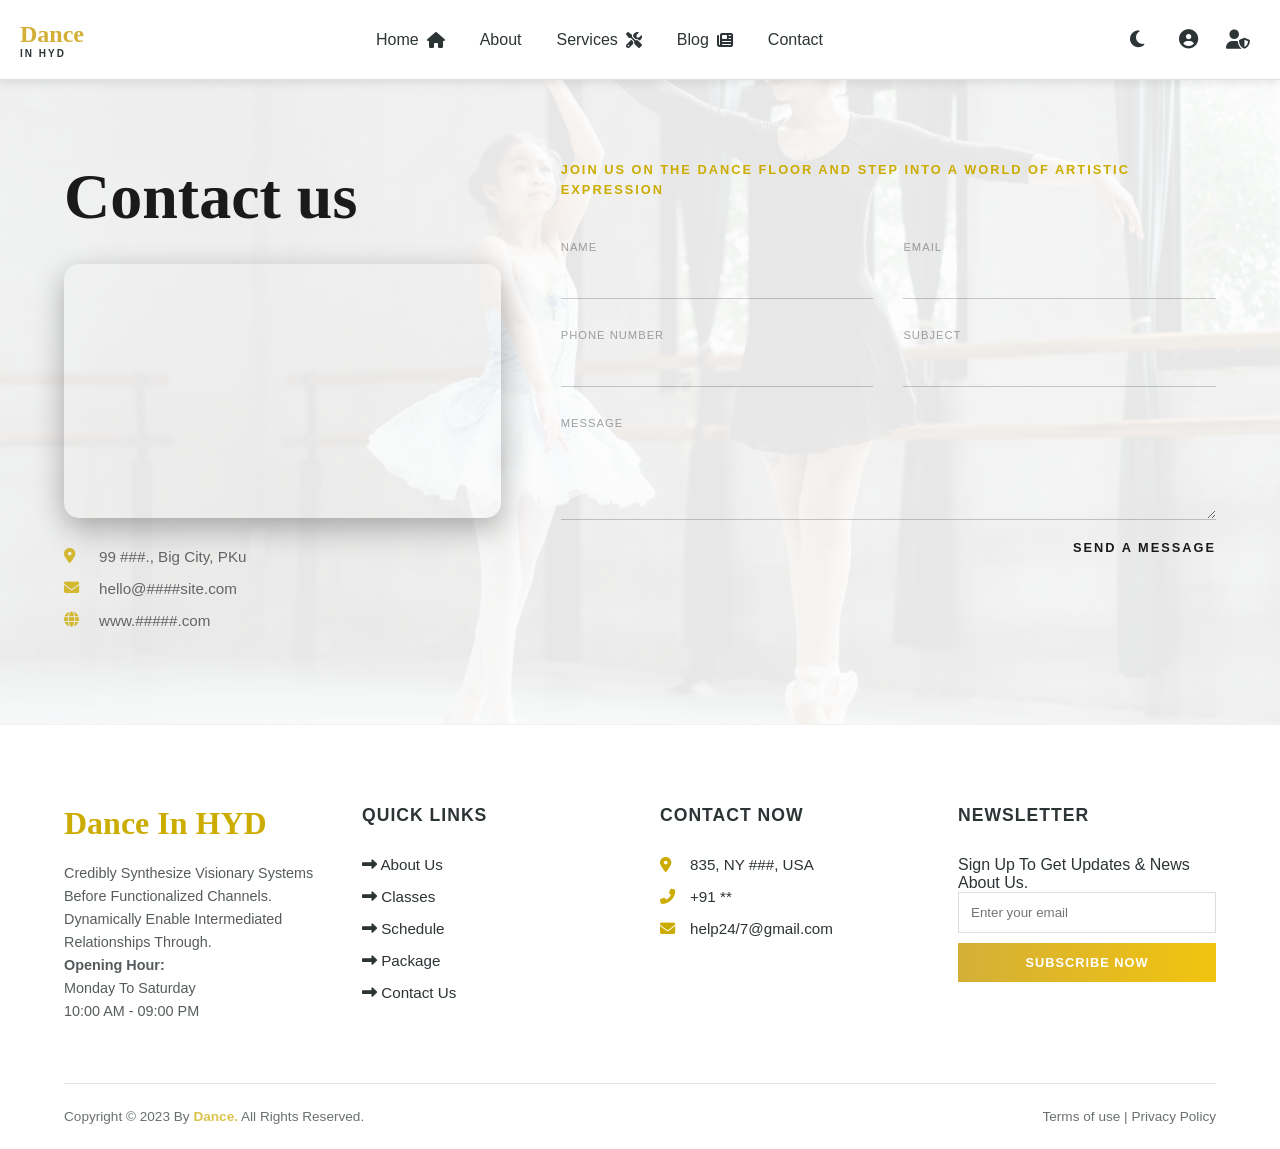
<file: contact/contact.html>
<!DOCTYPE html>
<html lang="en" data-theme="light">
<head>
    <meta charset="UTF-8">
    <meta name="viewport" content="width=device-width, initial-scale=1.0">
    <title>DANCE STUDIO WEBSITE</title>
 
    <link rel="stylesheet" href="https://cdnjs.cloudflare.com/ajax/libs/font-awesome/6.4.0/css/all.min.css">
    <link rel="stylesheet" href="../contact/contact.css">
</head>
<body>
 
    <header>
         <nav class="nav-container">
            <a href="#" class="logo-box">
               <div class="logo">
            <span class="logo-main">Dance</span>
            <span class="logo-sub">IN HYD</span>
        </div>
            </a>
 
            <ul class="nav-links" id="nav-menu">
                <li class="nav-item">
                    <a href="../index/index.html" class="nav-link">Home <i class="fas fa-home"></i></a>
                    <ul class="dropdown-menu">
                        <li class="dropdown-item"><a href="../home1/home1.html">Home1</a></li>
                        
                    </ul>
                </li>
                <li class="nav-item"><a href="../about/about.html" class="nav-link">About</a></li>
                <li class="nav-item">
                    <a href="../service/service.html" class="nav-link">Services <i class="fas fa-tools"></i></a>
                    <ul class="dropdown-menu">
                        <li class="dropdown-item"><a href="../service detail/servicedetail.html">Service detail</a></li>
                       
                    </ul>
                </li>
                <li class="nav-item">
                    <a href="../blog/blog.html" class="nav-link">Blog <i class="fas fa-newspaper"></i></a>
                    <ul class="dropdown-menu">
                        <li class="dropdown-item"><a href="../blog detail/blogdetail.html">Blogdetail</a></li>
                       
                    </ul>
                </li>
                <li class="nav-item"><a href="../contact/contact.html" class="nav-link">Contact</a></li>
 
               
                <div class="mobile-icons-in-menu">
                    <a href="#" class="nav-link"><i class="fas fa-user-circle"></i> Login / Register</a>
                    <a href="../admin/admin.html" class="nav-link"><i class="fas fa-user-shield"></i> Admin Dashboard</a>
                </div>
            </ul>
 
            <div class="header-actions">
                <button class="action-btn" id="theme-toggle" title="Toggle Theme">
                    <i class="fas fa-moon"></i>
                </button>
               
             
                <div class="header-auth-icons" style="display: flex; gap: 5px;">
                    <a href="../register/register.html" class="action-btn" title="Login/Register">
                        <i class="fas fa-user-circle"></i>
                    </a>
                    <a href="../admin/admin.html" class="action-btn" title="Admin Dashboard">
                        <i class="fas fa-user-shield"></i>
                    </a>
                </div>
 
                <div class="hamburger" id="hamburger">
                    <span></span>
                    <span></span>
                    <span></span>
                </div>
            </div>
        </nav>
    </header>

      <section class="contact-section">
    <div class="contact-overlay">
        <div class="contact-container">
        
            <div class="contact-left">
                <h2 class="contact-script-title">Contact us</h2>
                
                <div class="map-wrapper">
                   
                     <iframe 
                    src="https://www.google.com/maps/embed?pb=!1m14!1m8!1m3!1d1984279.7152663802!2d77.824197!3d13.745895!3m2!1i1024!2i768!4f13.1!3m3!1m2!1s0x3bae158e99bfd883%3A0x354b835f72a36262!2sDance-Inn%20Bangalore!5e0!3m2!1sen!2sus!4v1772090590219!5m2!1sen!2sus" 
            width="100%" height="250" style="border:0; border-radius: 10px;" allowfullscreen="" loading="lazy">" 
                    allowfullscreen="" loading="lazy">
                </iframe>
                </div>

                <ul class="contact-details">
                    <li><i class="fas fa-map-marker-alt"></i> 99 ###., Big City, PKu</li>
                    <li><i class="fas fa-envelope"></i> hello@####site.com</li>
                    <li><i class="fas fa-globe"></i> www.#####.com</li>
                </ul>
            </div>

           
            <div class="contact-right">
                <h4 class="contact-sub-header">JOIN US ON THE DANCE FLOOR AND STEP INTO A WORLD OF ARTISTIC EXPRESSION</h4>
                
                <form class="minimal-form">
                    <div class="form-row">
                        <div class="form-group">
                            <label>NAME</label>
                            <input type="text" required>
                        </div>
                        <div class="form-group">
                            <label>EMAIL</label>
                            <input type="email" required>
                        </div>
                    </div>
                    <div class="form-row">
                        <div class="form-group">
                            <label>PHONE NUMBER</label>
                            <input type="tel">
                        </div>
                        <div class="form-group">
                            <label>SUBJECT</label>
                            <input type="text">
                        </div>
                    </div>
                    <div class="form-group full-width">
                        <label>MESSAGE</label>
                        <textarea rows="4"></textarea>
                    </div>
                    <button type="submit" class="send-btn">SEND A MESSAGE</button>
                </form>
            </div>
        </div>
    </div>
</section>
 
<footer class="main-footer">
    <div class="footer-grid">
        
        <div class="footer-col">
            <h2 class="footer-logo">Dance In HYD</h2>
            <p class="footer-desc">
                Credibly Synthesize Visionary Systems Before Functionalized Channels. 
                Dynamically Enable Intermediated Relationships Through.
            </p>
            <div class="opening-hours">
                <strong>Opening Hour:</strong><br>
                Monday To Saturday<br>
                10:00 AM - 09:00 PM
            </div>
        </div>

       
        <div class="footer-col">
            <h3>QUICK LINKS</h3>
            <ul class="footer-links">
                <li><a href="#"><i class="fas fa-long-arrow-alt-right"></i> About Us</a></li>
                <li><a href="#"><i class="fas fa-long-arrow-alt-right"></i> Classes</a></li>
                <li><a href="#"><i class="fas fa-long-arrow-alt-right"></i> Schedule</a></li>
                <li><a href="#"><i class="fas fa-long-arrow-alt-right"></i> Package</a></li>
                <li><a href="#"><i class="fas fa-long-arrow-alt-right"></i> Contact Us</a></li>
            </ul>
        </div>

       
        <div class="footer-col">
            <h3>CONTACT NOW</h3>
            <ul class="contact-info">
                <li><i class="fas fa-map-marker-alt"></i> 835, NY ###, USA</li>
                <li><i class="fas fa-phone-alt"></i> +91 **</li>
                <li><i class="fas fa-envelope"></i> help24/7@gmail.com</li>
            </ul>
        </div>

        
        <div class="footer-col">
            <h3>NEWSLETTER</h3>
            <p>Sign Up To Get Updates & News About Us.</p>
            <div class="newsletter-box">
                <input type="email" placeholder="Enter your email">
                <button class="subscribe-btn">SUBSCRIBE NOW</button>
            </div>
        </div>
    </div>

  
    <div class="footer-bottom">
        <div class="bottom-content">
            <p>Copyright © 2023 By <span class="highlight">Dance.</span> All Rights Reserved.</p>
            <div class="bottom-links">
                <a href="#">Terms of use</a> | <a href="#">Privacy Policy</a>
            </div>
        </div>
    </div>
</footer>   
    <script src="../contact/contact.js"></script>
    </body>
    </html>
</file>
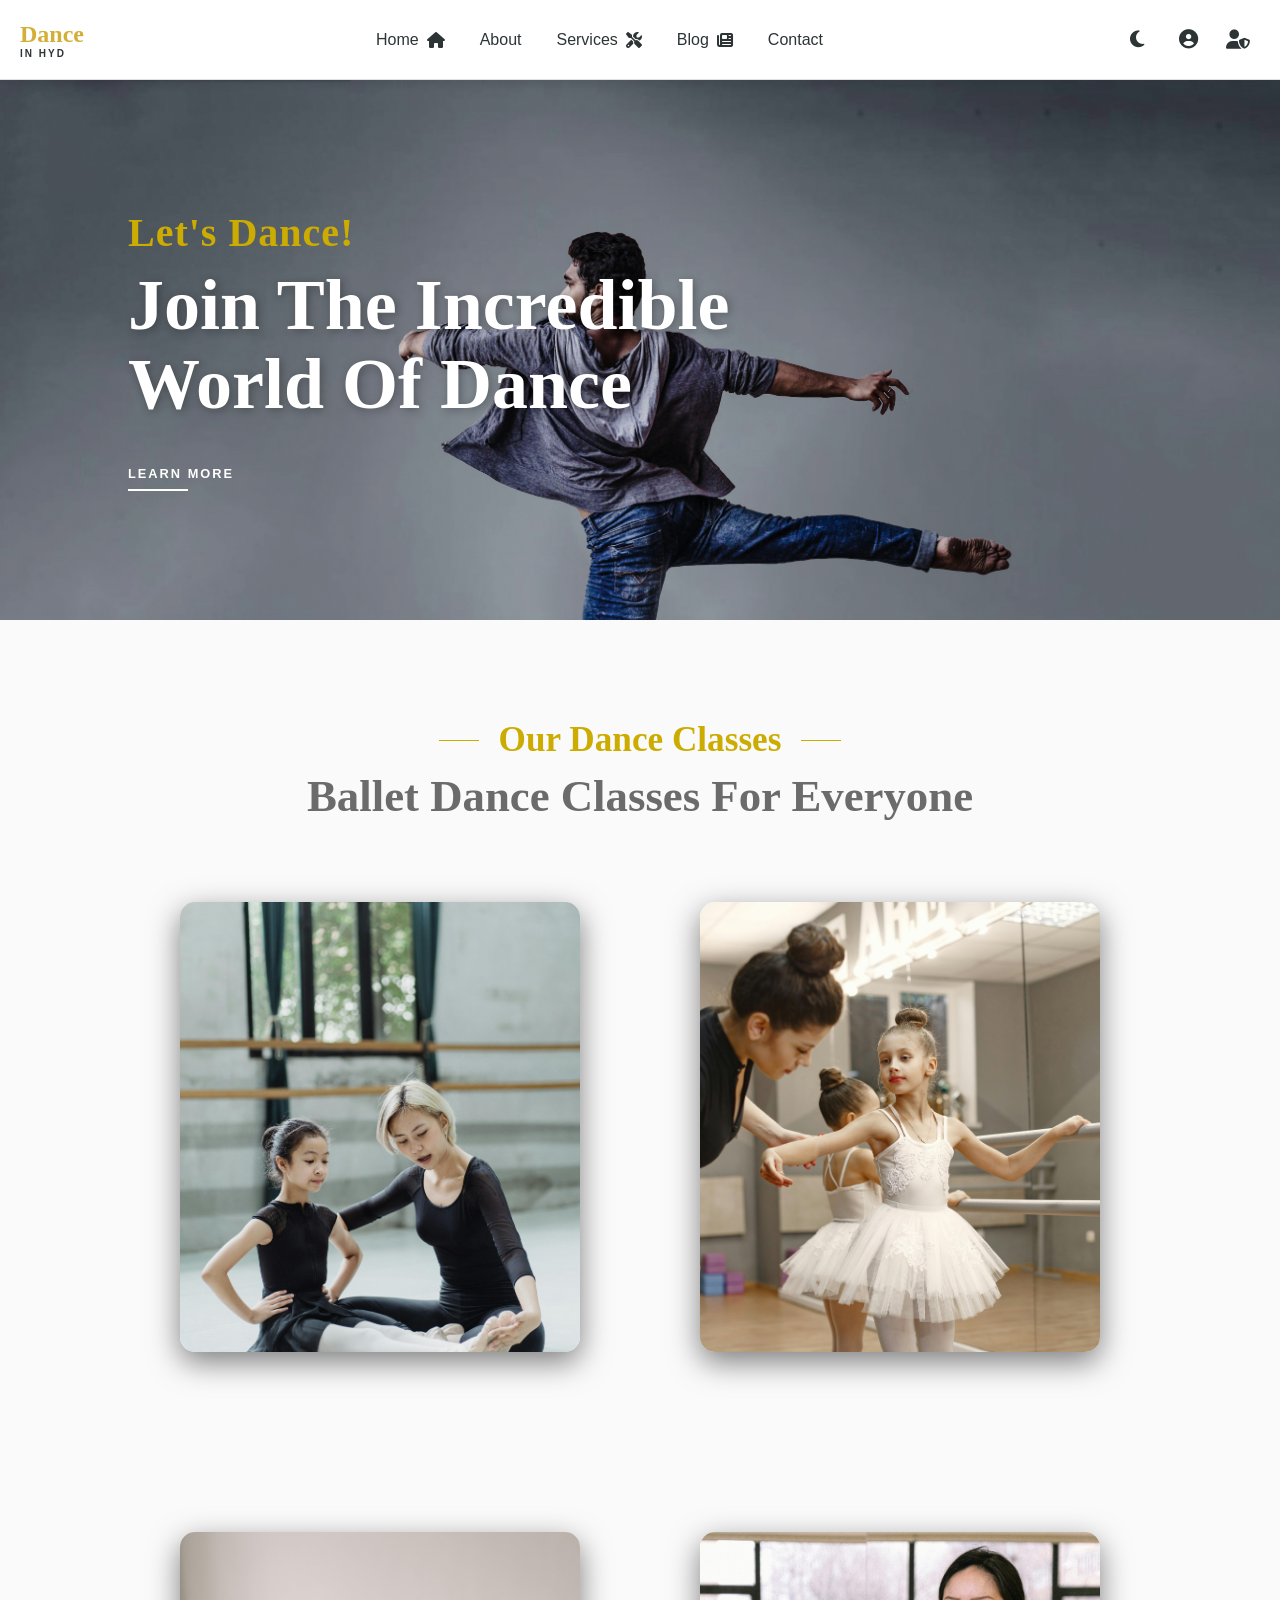
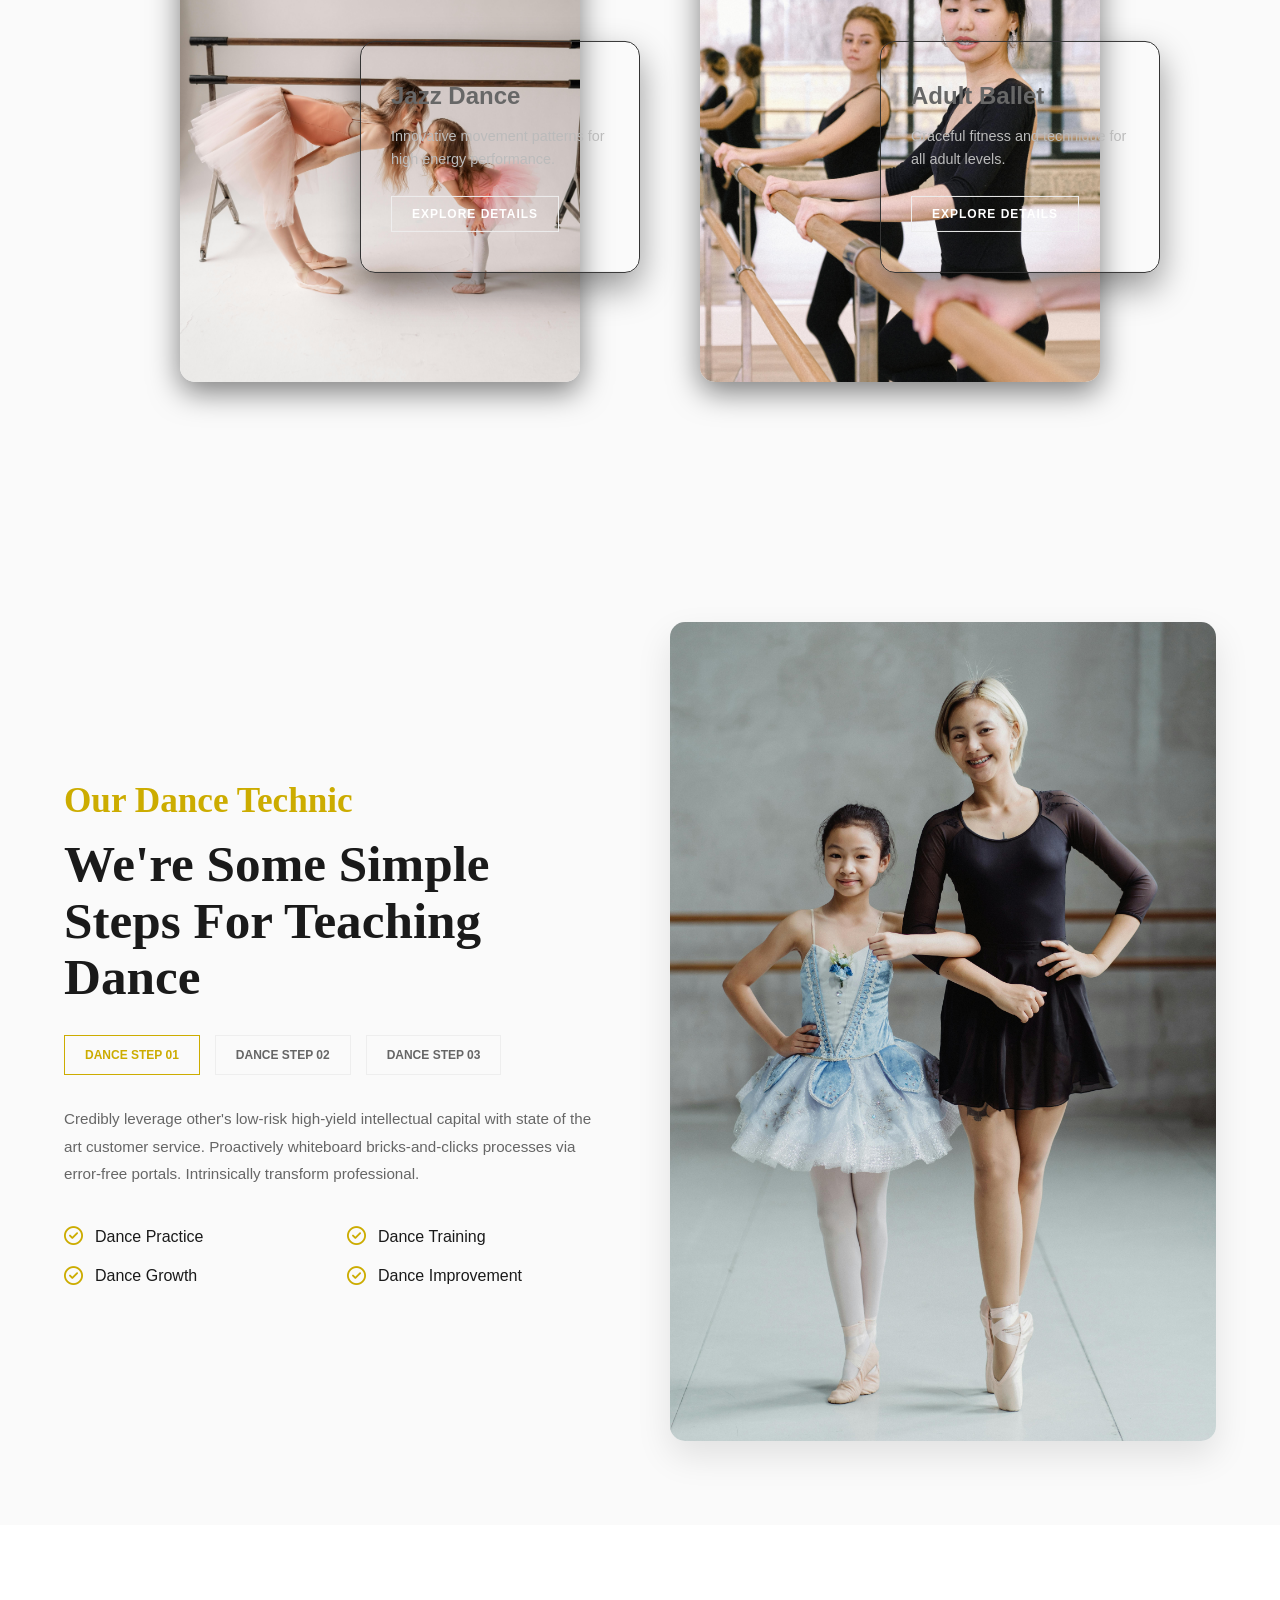
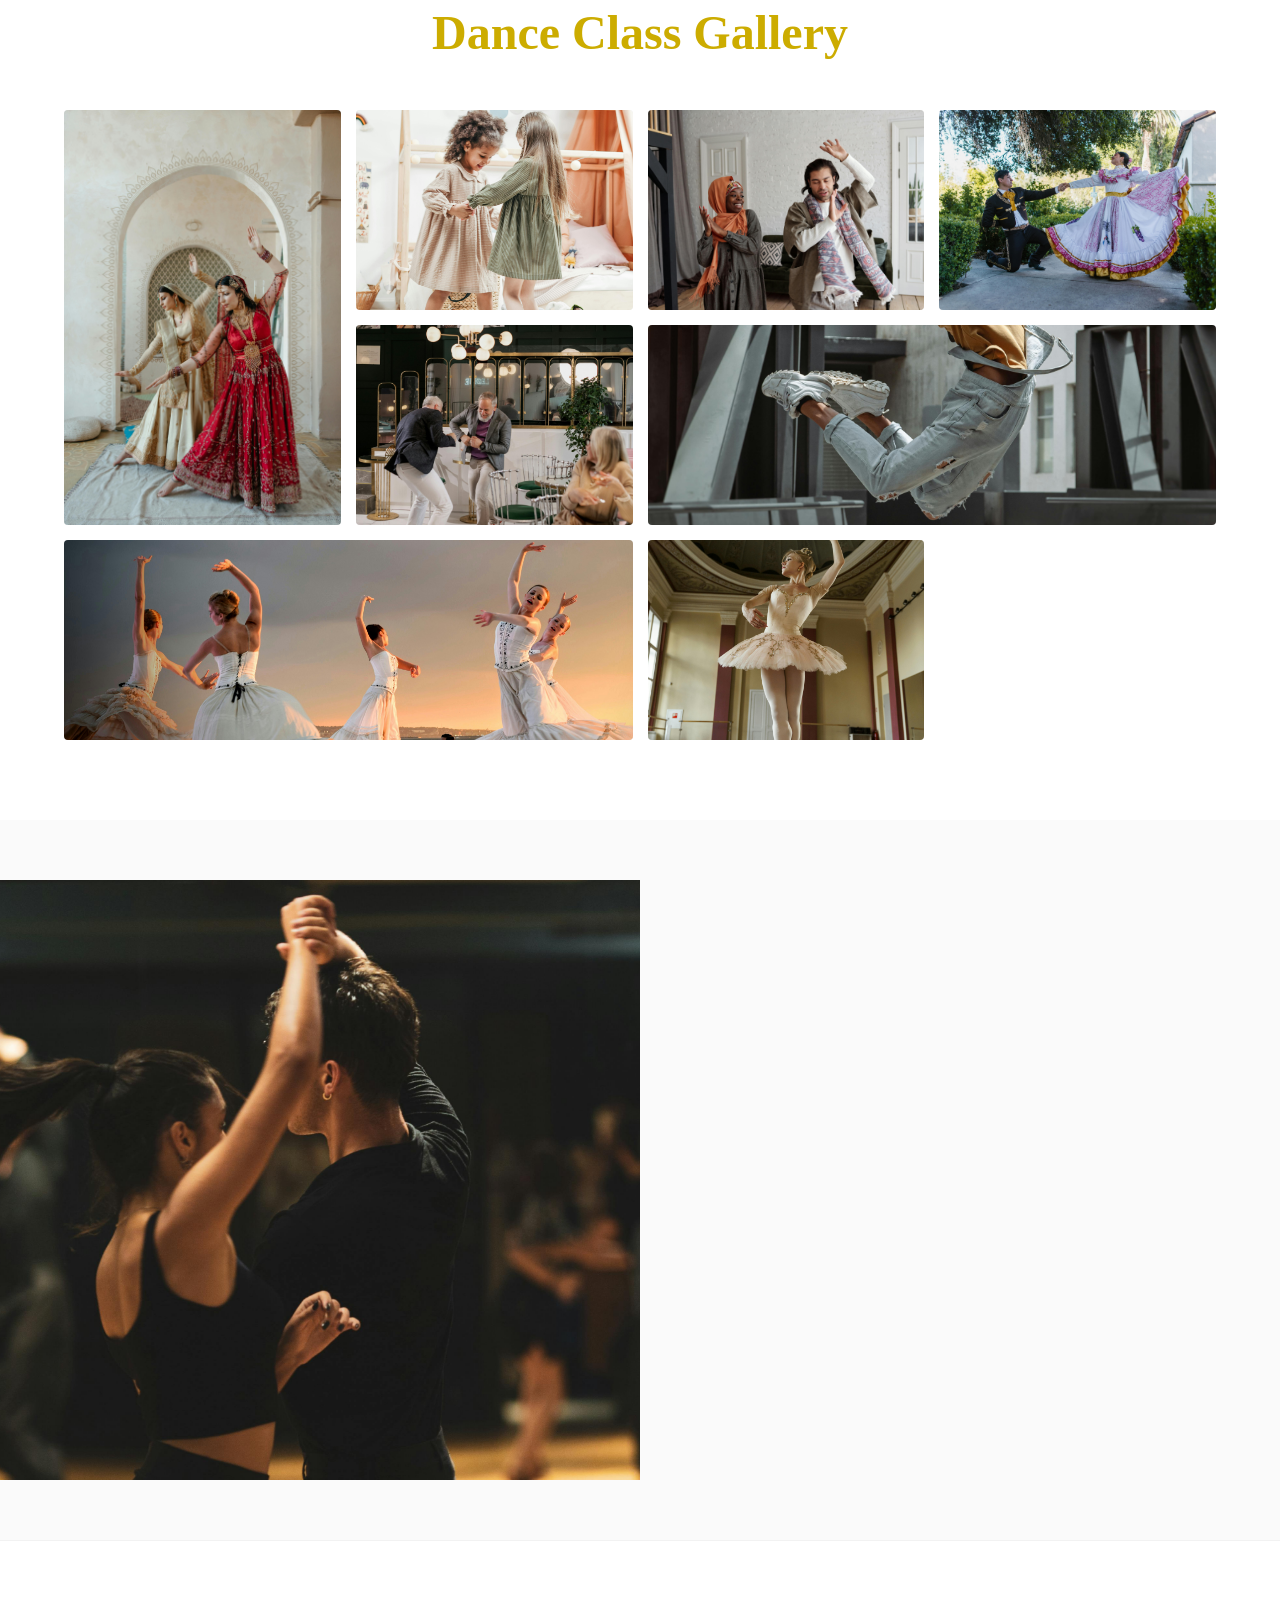
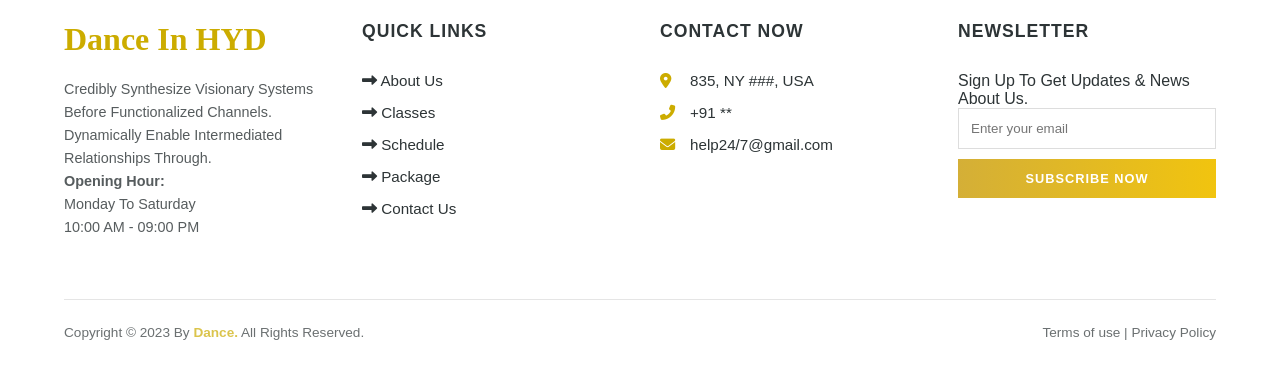
<file: home1/home1.html>
<!DOCTYPE html>
<html lang="en" data-theme="light">
<head>
    <meta charset="UTF-8">
    <meta name="viewport" content="width=device-width, initial-scale=1.0">
    <title>DANCE STUDIO WEBSITE</title>
 
    <link rel="stylesheet" href="https://cdnjs.cloudflare.com/ajax/libs/font-awesome/6.4.0/css/all.min.css">
    <link rel="stylesheet" href="../home1/home1.css">
</head>
<body>
 
    <header>
        <nav class="nav-container">
            <a href="#" class="logo-box">
               <div class="logo">
            <span class="logo-main">Dance</span>
            <span class="logo-sub">IN HYD</span>
        </div>
            </a>
 
            <ul class="nav-links" id="nav-menu">
                <li class="nav-item">
                    <a href="../index/index.html" class="nav-link">Home <i class="fas fa-home"></i></a>
                    <ul class="dropdown-menu">
                        <li class="dropdown-item"><a href="../home1/home1.html">Home1</a></li>
                        
                    </ul>
                </li>
                <li class="nav-item"><a href="../about/about.html" class="nav-link">About</a></li>
                <li class="nav-item">
                    <a href="../service/service.html" class="nav-link">Services <i class="fas fa-tools"></i></a>
                    <ul class="dropdown-menu">
                        <li class="dropdown-item"><a href="../service detail/servicedetail.html">Service detail</a></li>
                       
                    </ul>
                </li>
                <li class="nav-item">
                    <a href="../blog/blog.html" class="nav-link">Blog <i class="fas fa-newspaper"></i></a>
                    <ul class="dropdown-menu">
                        <li class="dropdown-item"><a href="../blog detail/blogdetail.html">Blogdetail</a></li>
                       
                    </ul>
                </li>
                <li class="nav-item"><a href="../contact/contact.html" class="nav-link">Contact</a></li>
 
               
                <div class="mobile-icons-in-menu">
                    <a href="#" class="nav-link"><i class="fas fa-user-circle"></i> Login / Register</a>
                    <a href="../admin/admin.html" class="nav-link"><i class="fas fa-user-shield"></i> Admin Dashboard</a>
                </div>
            </ul>
 
            <div class="header-actions">
                <button class="action-btn" id="theme-toggle" title="Toggle Theme">
                    <i class="fas fa-moon"></i>
                </button>
               
             
                <div class="header-auth-icons" style="display: flex; gap: 5px;">
                    <a href="../register/register.html" class="action-btn" title="Login/Register">
                        <i class="fas fa-user-circle"></i>
                    </a>
                    <a href="../admin/admin.html" class="action-btn" title="Admin Dashboard">
                        <i class="fas fa-user-shield"></i>
                    </a>
                </div>
 
                <div class="hamburger" id="hamburger">
                    <span></span>
                    <span></span>
                    <span></span>
                </div>
            </div>
        </nav>
    </header>
<section class="join-world-section">
    <div class="join-container">
        <div class="join-content">
            <h3 class="join-script-yellow">Let's Dance!</h3>
            <h2 class="join-main-title">Join The Incredible <br> World Of Dance</h2>
            
            <a href="#" class="learn-more-btn">
                LEARN MORE
                <span class="btn-underline"></span>
            </a>
        </div>
    </div>
</section>

<section class="dance-classes-section">
    <div class="classes-header">
        <div class="line-header">
            <span class="line"></span>
            <h2 class="script-yellow">Our Dance Classes</h2>
            <span class="line"></span>
        </div>
        <h3 class="white-script-title">Ballet Dance Classes For Everyone</h3>
    </div>

    <div class="floating-cards-container">
       
        <div class="floating-card">
            <div class="card-img-box">
                <img src="image1.jpg.jpg" alt="Contemporary Dance">
            </div>
            <div class="card-float-content">
                <h4>Contemporary Dance</h4>
                <p>Distinctively plagiarize pandemic action items without.</p>
                <button class="explore-btn">EXPLORE DETAILS</button>
            </div>
        </div>

       
        <div class="floating-card">
            <div class="card-img-box">
                <img src="image2.jpg.jpg" alt="Kid's Ballet">
            </div>
            <div class="card-float-content">
                <h4>Kid's Ballet</h4>
                <p>Vivamus suscipit tortor eget felis porttitor volutpat.</p>
                <button class="explore-btn">EXPLORE DETAILS</button>
            </div>
        </div>
    
     
        <div class="floating-card">
            <div class="card-img-box">
                <img src="image3.jpg.jpg" alt="Contemporary Dance">
            </div>
            <div class="card-float-content">
                <h4>Jazz Dance</h4>
                <p>Innovative movement patterns for high energy performance.</p>
                <button class="explore-btn">EXPLORE DETAILS</button>
            </div>
        </div>

       
        <div class="floating-card">
            <div class="card-img-box">
                <img src="image4.jpg.jpg" alt="Kid's Ballet">
            </div>
            <div class="card-float-content">
                <h4>Adult Ballet</h4>
                <p>Graceful fitness and technique for all adult levels.</p>
                <button class="explore-btn">EXPLORE DETAILS</button>
            </div>
        </div>
    </div>
</section>
<section class="technic-section">
    <div class="technic-container">
       
        <div class="technic-content">
            <h3 class="technic-yellow-title">Our Dance Technic</h3>
            <h2 class="technic-main-title">We're Some Simple Steps For Teaching Dance</h2>
            
          
            <div class="step-tabs">
                <button class="step-tab active">DANCE STEP 01</button>
                <button class="step-tab">DANCE STEP 02</button>
                <button class="step-tab">DANCE STEP 03</button>
            </div>

            <p class="technic-description">
                Credibly leverage other's low-risk high-yield intellectual capital with state of the art customer service. Proactively whiteboard bricks-and-clicks processes via error-free portals. Intrinsically transform professional.
            </p>

        
            <div class="check-grid">
                <div class="check-item">
                    <i class="far fa-check-circle"></i>
                    <span>Dance Practice</span>
                </div>
                <div class="check-item">
                    <i class="far fa-check-circle"></i>
                    <span>Dance Training</span>
                </div>
                <div class="check-item">
                    <i class="far fa-check-circle"></i>
                    <span>Dance Growth</span>
                </div>
                <div class="check-item">
                    <i class="far fa-check-circle"></i>
                    <span>Dance Improvement</span>
                </div>
            </div>
        </div>

       
        <div class="technic-image-box">
            <img src="homeimg1.jpg" alt="Dance Instructors">
        </div>
    </div>
</section>

    <section class="gallery-section">
    <div class="gallery-header">
        <h2 class="gallery-title">Dance Class Gallery</h2>
    </div>
    
    <div class="gallery-grid">
       
        <div class="gallery-item vertical">
            <img src="../index/images1/img1.jpg.jpg" alt="Cultural Dance">
        </div>
        
      
        <div class="gallery-item">
            <img src="../index/images1/img2.jpg.jpg" alt="Kids Dance">
        </div>

      
        <div class="gallery-item">
            <img src="../index/images1/img3.jpg.jpg" alt="Studio Performance">
        </div>

        <div class="gallery-item">
            <img src="../index/images1/img4.jpg.jpg" alt="Kids Dance">
        </div>

      
        <div class="gallery-item">
            <img src="../index/images1/img5.jpg.jpg" alt="Studio Performance">
        </div>
       
        <div class="gallery-item horizontal">
            <img src="../index/images1/img9.jpg.jpg" alt="Outdoor Group Dance">
        </div>

        <div class="gallery-item horizontal">
            <img src="../index/images1/img8.jpg.jpg" alt="Outdoor Group Dance">
        </div>
        
      
        <div class="gallery-item">
            <img src="../index/images1/img7.jpg.jpg" alt="Jump Pose">
        </div>
    </div>
</section>

   
<section class="registration-section">
    <div class="registration-container">
       
        <div class="registration-image">
            <img src="ex img.jpg" alt="Ballet Dancers">
        </div>

     
        <div class="registration-content">
            <h3 class="gold-script">Discover The Beauty Behind The Ballet</h3>
            <h2 class="black-script">Get Your Free Registration</h2>
            <p class="note-text">[note: may want a registration form inserted here & linked to dance?]</p>

            <div class="cta-group">
                <button class="yellow-grad-btn">CONTACT US</button>
                <button class="outline-btn">GET STARTED</button>
            </div>
        </div>
    </div>
</section>

    
<footer class="main-footer">
    <div class="footer-grid">
        
        <div class="footer-col">
            <h2 class="footer-logo">Dance In HYD</h2>
            <p class="footer-desc">
                Credibly Synthesize Visionary Systems Before Functionalized Channels. 
                Dynamically Enable Intermediated Relationships Through.
            </p>
            <div class="opening-hours">
                <strong>Opening Hour:</strong><br>
                Monday To Saturday<br>
                10:00 AM - 09:00 PM
            </div>
        </div>

       
        <div class="footer-col">
            <h3>QUICK LINKS</h3>
            <ul class="footer-links">
                <li><a href="#"><i class="fas fa-long-arrow-alt-right"></i> About Us</a></li>
                <li><a href="#"><i class="fas fa-long-arrow-alt-right"></i> Classes</a></li>
                <li><a href="#"><i class="fas fa-long-arrow-alt-right"></i> Schedule</a></li>
                <li><a href="#"><i class="fas fa-long-arrow-alt-right"></i> Package</a></li>
                <li><a href="#"><i class="fas fa-long-arrow-alt-right"></i> Contact Us</a></li>
            </ul>
        </div>

       
        <div class="footer-col">
            <h3>CONTACT NOW</h3>
            <ul class="contact-info">
                <li><i class="fas fa-map-marker-alt"></i> 835, NY ###, USA</li>
                <li><i class="fas fa-phone-alt"></i> +91 **</li>
                <li><i class="fas fa-envelope"></i> help24/7@gmail.com</li>
            </ul>
        </div>

        
        <div class="footer-col">
            <h3>NEWSLETTER</h3>
            <p>Sign Up To Get Updates & News About Us.</p>
            <div class="newsletter-box">
                <input type="email" placeholder="Enter your email">
                <button class="subscribe-btn">SUBSCRIBE NOW</button>
            </div>
        </div>
    </div>

  
    <div class="footer-bottom">
        <div class="bottom-content">
            <p>Copyright © 2023 By <span class="highlight">Dance.</span> All Rights Reserved.</p>
            <div class="bottom-links">
                <a href="#">Terms of use</a> | <a href="#">Privacy Policy</a>
            </div>
        </div>
    </div>
</footer>   
    <script src="../home1/home1.js"></script>
    </body>
    </html>
</file>
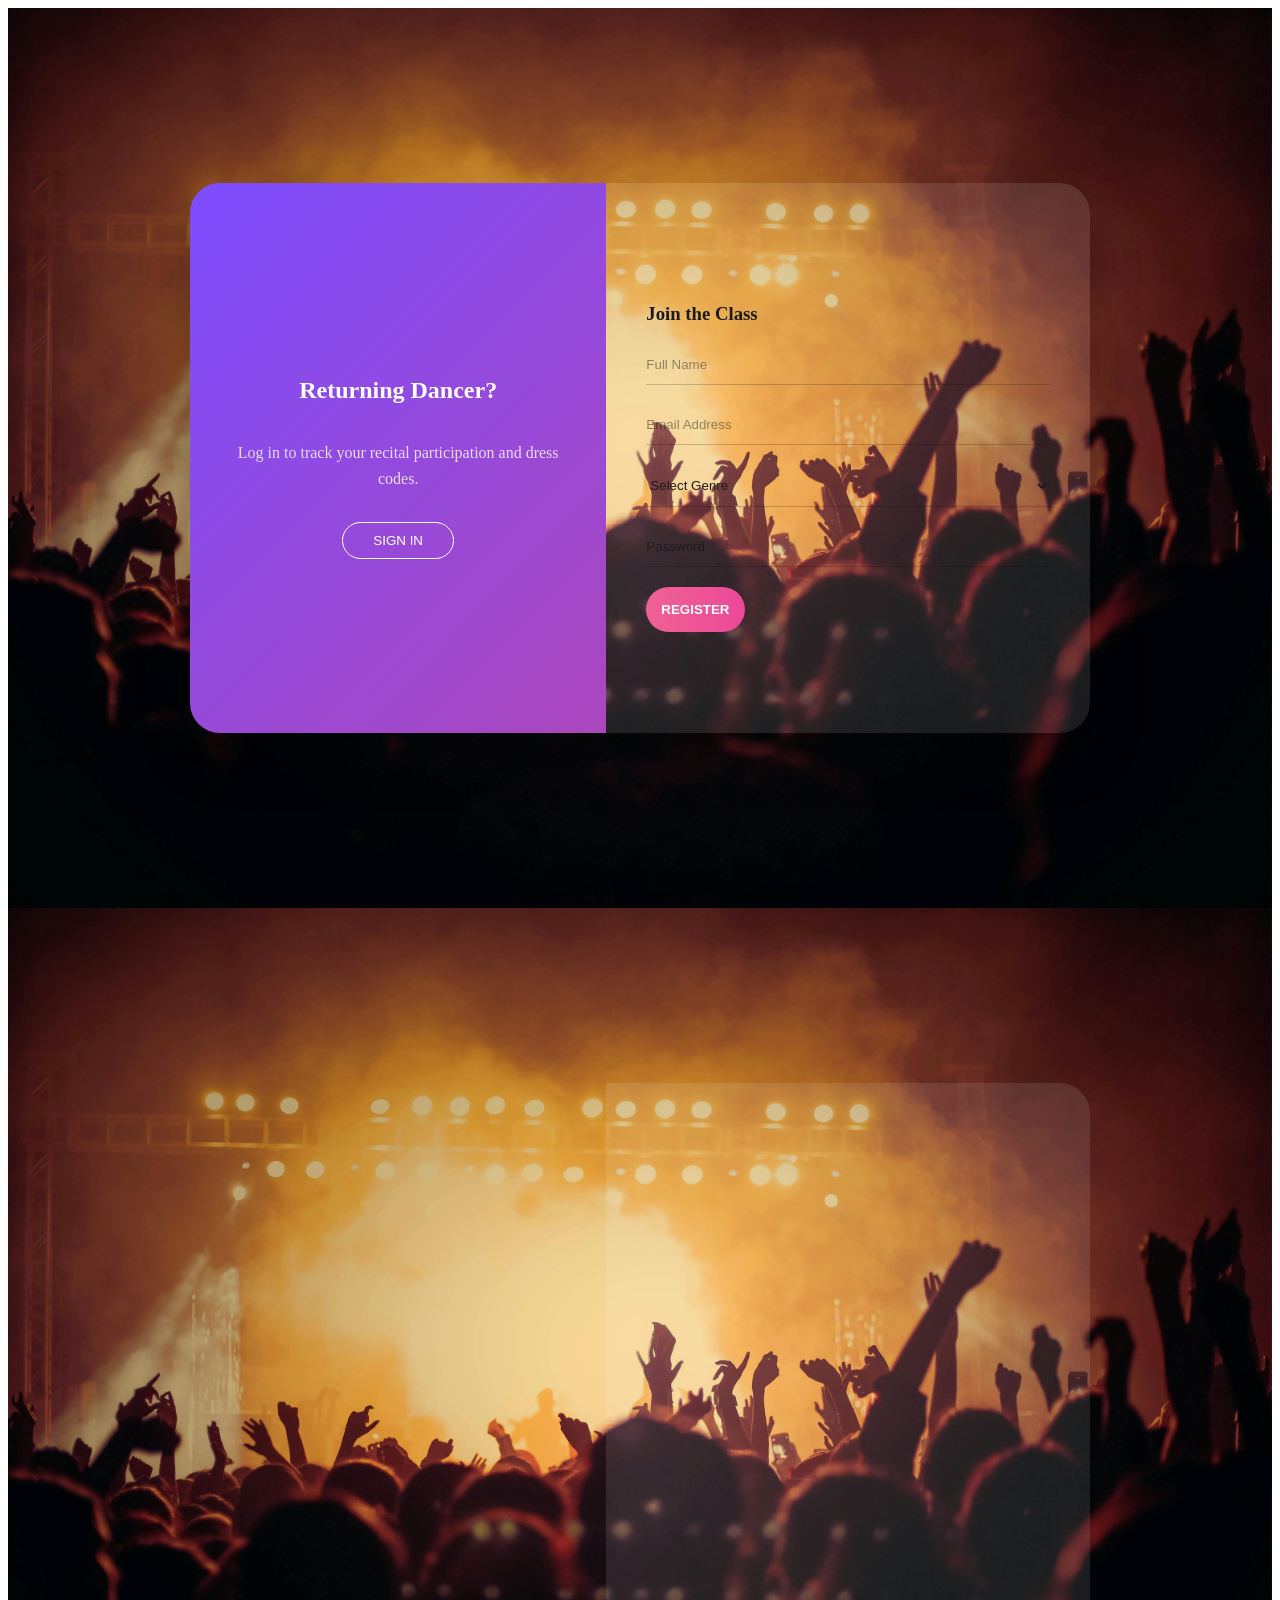
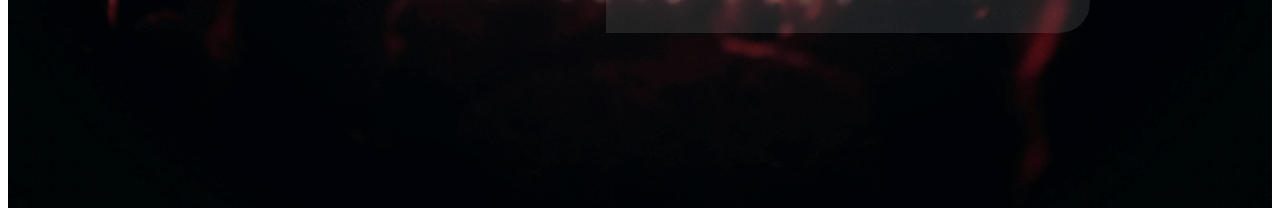
<file: register/register.html>
<!DOCTYPE html>
<html lang="en" data-theme="light">
<head>
    <meta charset="UTF-8">
    <meta name="viewport" content="width=device-width, initial-scale=1.0">
    <title>DANCE STUDIO WEBSITE</title>
 
    <link rel="stylesheet" href="https://cdnjs.cloudflare.com/ajax/libs/font-awesome/6.4.0/css/all.min.css">
    <link rel="stylesheet" href="../register/register.css">
</head>
<body>



<section class="registration-section">
  <div class="flip-card" id="authCard">
    <div class="flip-card-inner">
      
     
      <div class="flip-card-front">
        <div class="side-gradient">
          <h2>Returning Dancer?</h2>
          <p>Log in to track your recital participation and dress codes.</p>
          <button class="btn-outline" onclick="flipCard()">SIGN IN</button>
        </div>
        <div class="side-glass">
          <h3>Join the Class</h3>
          <form class="glass-form">
            <input type="text" placeholder="Full Name" required>
            <input type="email" placeholder="Email Address" required>
            <select class="glass-select">
              <option value="" disabled selected>Select Genre</option>
              <option value="ballet">Ballet</option>
              <option value="jazz">Jazz</option>
              <option value="tap">Tap</option>
            </select>
            <input type="password" placeholder="Password" required>
            <button type="submit" class="btn-pink">REGISTER</button>
          </form>
        </div>
      </div>

    
      <div class="flip-card-back">
        <div class="side-glass">
          <h3>Sign In</h3>
          <form class="glass-form">
            <input type="email" placeholder="Email Address" required>
            <input type="password" placeholder="Password" required>
            <button type="submit" class="btn-pink">LOG IN</button>
          </form>
        </div>
        <div class="side-gradient">
          <h2>New Here?</h2>
          <p>Register today to join our community and start dancing!</p>
          <button class="btn-outline" onclick="flipCard()">REGISTER</button>
        </div>
      </div>

    </div>
  </div>
</section>



<section class="registration-section">
  <div class="flip-card" id="authCard">
    <div class="flip-card-inner">
      
    
      <div class="flip-card-front">
        <div class="side-gradient">
          <h2>Returning Dancer?</h2>
          <p>Log in to track your recital participation and dress codes.</p>
          <button class="btn-outline" onclick="flipCard()">SIGN IN</button>
        </div>
        <div class="side-glass">
          <h3>Join the Class</h3>
          <form class="glass-form">
            <input type="text" placeholder="Full Name" required>
            <input type="email" placeholder="Email Address" required>
            <select class="glass-select">
              <option value="" disabled selected>Select Genre</option>
              <option value="ballet">Ballet</option>
              <option value="jazz">Jazz</option>
              <option value="tap">Tap</option>
            </select>
            <input type="password" placeholder="Password" required>
            <button type="submit" class="btn-pink">REGISTER</button>
          </form>
        </div>
      </div>

      <div class="flip-card-back">
        <div class="side-glass">
          <h3>Sign In</h3>
          <form class="glass-form">
            <input type="email" placeholder="Email Address" required>
            <input type="password" placeholder="Password" required>
            <button type="submit" class="btn-pink">LOG IN</button>
          </form>
        </div>
        <div class="side-gradient">
          <h2>New Here?</h2>
          <p>Register today to join our community and start dancing!</p>
          <button class="btn-outline" onclick="flipCard()">REGISTER</button>
        </div>
      </div>

    </div>
  </div>
</section>



    <script src="../register/register.js"></script>
</body>
</html>
</file>
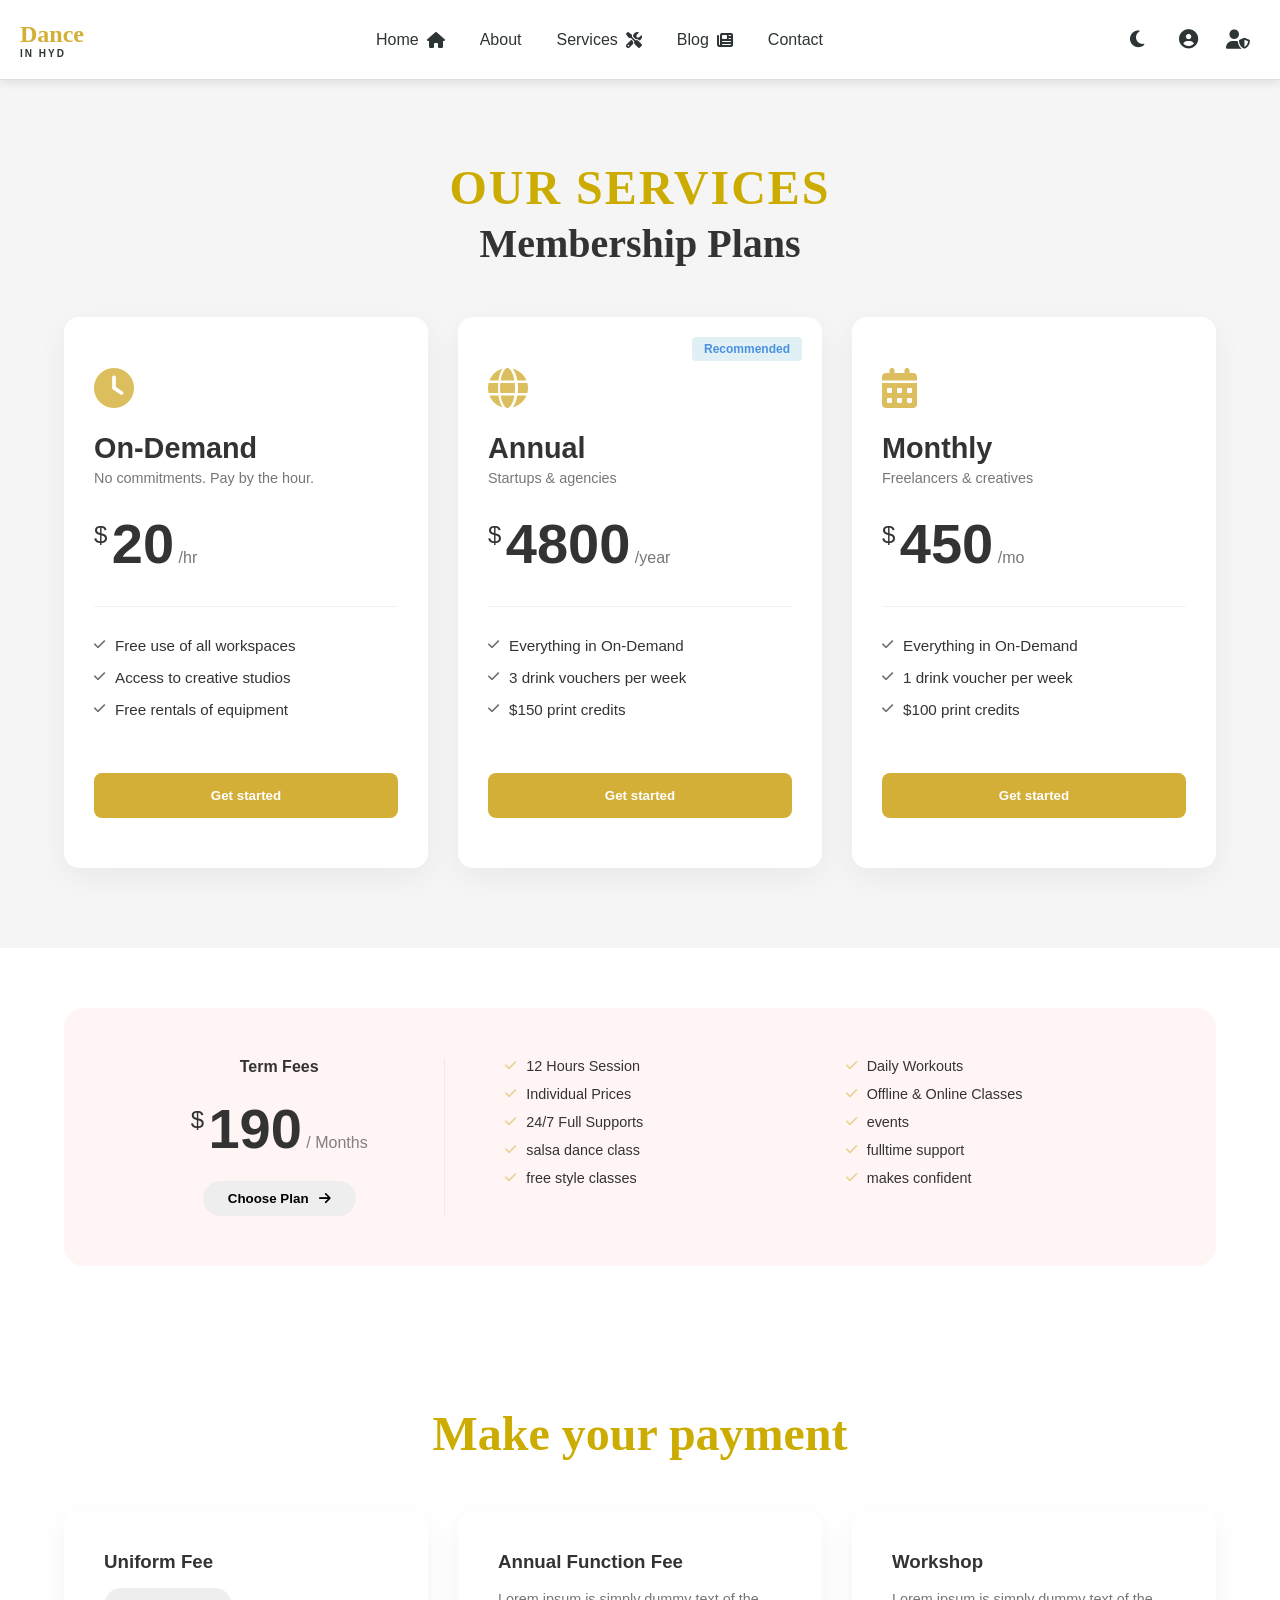
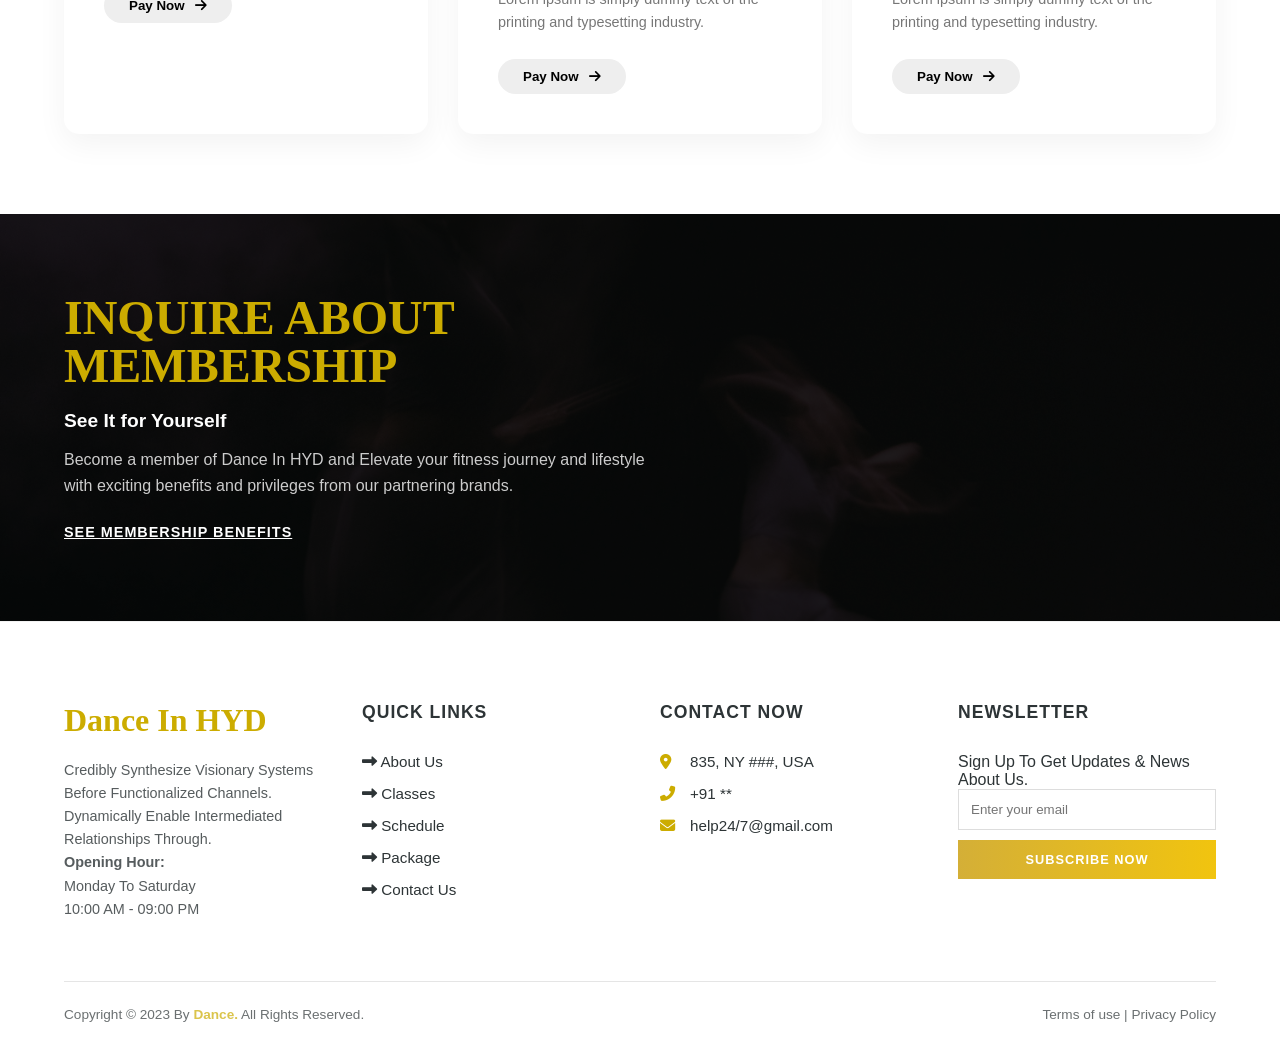
<file: service detail/servicedetail.html>
<!DOCTYPE html>
<html lang="en" data-theme="light">
<head>
    <meta charset="UTF-8">
    <meta name="viewport" content="width=device-width, initial-scale=1.0">
    <title>DANCE STUDIO WEBSITE</title>
 
    <link rel="stylesheet" href="https://cdnjs.cloudflare.com/ajax/libs/font-awesome/6.4.0/css/all.min.css">
    <link rel="stylesheet" href="../service detail/servicedetail.css">
</head>
<body>
 
    <header>
        <nav class="nav-container">
            <a href="#" class="logo-box">
               <div class="logo">
            <span class="logo-main">Dance</span>
            <span class="logo-sub">IN HYD</span>
        </div>
            </a>
 
            <ul class="nav-links" id="nav-menu">
                <li class="nav-item">
                    <a href="../index/index.html" class="nav-link">Home <i class="fas fa-home"></i></a>
                    <ul class="dropdown-menu">
                        <li class="dropdown-item"><a href="../home1/home1.html">Home1</a></li>
                        
                    </ul>
                </li>
                <li class="nav-item"><a href="../about/about.html" class="nav-link">About</a></li>
                <li class="nav-item">
                    <a href="../service/service.html" class="nav-link">Services <i class="fas fa-tools"></i></a>
                    <ul class="dropdown-menu">
                        <li class="dropdown-item"><a href="../service detail/servicedetail.html">Service detail</a></li>
                       
                    </ul>
                </li>
                <li class="nav-item">
                    <a href="../blog/blog.html" class="nav-link">Blog <i class="fas fa-newspaper"></i></a>
                    <ul class="dropdown-menu">
                        <li class="dropdown-item"><a href="../blog detail/blogdetail.html">Blogdetail</a></li>
                       
                    </ul>
                </li>
                <li class="nav-item"><a href="../contact/contact.html" class="nav-link">Contact</a></li>
 
               
                <div class="mobile-icons-in-menu">
                    <a href="#" class="nav-link"><i class="fas fa-user-circle"></i> Login / Register</a>
                    <a href="../admin/admin.html" class="nav-link"><i class="fas fa-user-shield"></i> Admin Dashboard</a>
                </div>
            </ul>
 
            <div class="header-actions">
                <button class="action-btn" id="theme-toggle" title="Toggle Theme">
                    <i class="fas fa-moon"></i>
                </button>
               
             
                <div class="header-auth-icons" style="display: flex; gap: 5px;">
                    <a href="../register/register.html" class="action-btn" title="Login/Register">
                        <i class="fas fa-user-circle"></i>
                    </a>
                    <a href="../admin/admin.html" class="action-btn" title="Admin Dashboard">
                        <i class="fas fa-user-shield"></i>
                    </a>
                </div>
 
                <div class="hamburger" id="hamburger">
                    <span></span>
                    <span></span>
                    <span></span>
                </div>
            </div>
        </nav>
    </header>
 <section class="pricing-section">
    <div class="pricing-header">
        <span class="service-tag">OUR SERVICES</span>
        <h2 class="membership-title">Membership Plans</h2>
    </div>

    <div class="pricing-grid">
      
        <div class="price-card">
            <div class="card-icon"><i class="fas fa-clock"></i></div>
            <h3>On-Demand</h3>
            <p class="plan-desc">No commitments. Pay by the hour.</p>
            <div class="price-box">
                <span class="currency">$</span>
                <span class="amount">20</span>
                <span class="period">/hr</span>
            </div>
            <ul class="features">
                <li><i class="fas fa-check"></i> Free use of all workspaces</li>
                <li><i class="fas fa-check"></i> Access to creative studios</li>
                <li><i class="fas fa-check"></i> Free rentals of equipment</li>
            </ul>
            <button class="pricing-btn">Get started</button>
        </div>

      
        <div class="price-card recommended">
            <div class="badge">Recommended</div>
            <div class="card-icon"><i class="fas fa-globe"></i></div>
            <h3>Annual</h3>
            <p class="plan-desc">Startups & agencies</p>
            <div class="price-box">
                <span class="currency">$</span>
                <span class="amount">4800</span>
                <span class="period">/year</span>
            </div>
            <ul class="features">
                <li><i class="fas fa-check"></i> Everything in On-Demand</li>
                <li><i class="fas fa-check"></i> 3 drink vouchers per week</li>
                <li><i class="fas fa-check"></i> $150 print credits</li>
            </ul>
            <button class="pricing-btn">Get started</button>
        </div>

       
        <div class="price-card">
            <div class="card-icon"><i class="fas fa-calendar-alt"></i></div>
            <h3>Monthly</h3>
            <p class="plan-desc">Freelancers & creatives</p>
            <div class="price-box">
                <span class="currency">$</span>
                <span class="amount">450</span>
                <span class="period">/mo</span>
            </div>
            <ul class="features">
                <li><i class="fas fa-check"></i> Everything in On-Demand</li>
                <li><i class="fas fa-check"></i> 1 drink voucher per week</li>
                <li><i class="fas fa-check"></i> $100 print credits</li>
            </ul>
            <button class="pricing-btn">Get started</button>
        </div>
    </div>
</section>


<section class="fees-section">
    <div class="pricing-banner">
        <div class="pricing-left">
            <span class="fee-label">Term Fees</span>
            <div class="price-display">
                <span class="currency">$</span>
                <span class="amount">190</span>
                <span class="duration">/ Months</span>
            </div>
            <button class="pill-btn-alt">Choose Plan <i class="fas fa-arrow-right"></i></button>
        </div>
        <div class="pricing-right">
            <ul class="features-list">
                <li><i class="fas fa-check"></i> 12 Hours Session</li>
                <li><i class="fas fa-check"></i> Individual Prices</li>
                <li><i class="fas fa-check"></i> 24/7 Full Supports</li>
                <li><i class="fas fa-check"></i> salsa dance class</li>
                <li><i class="fas fa-check"></i> free style classes</li>
            </ul>
            <ul class="features-list">
                <li><i class="fas fa-check"></i> Daily Workouts</li>
                <li><i class="fas fa-check"></i> Offline & Online Classes</li>
                <li><i class="fas fa-check"></i> events</li>
                <li><i class="fas fa-check"></i> fulltime support</li>
                <li><i class="fas fa-check"></i> makes confident</li>
            </ul>
        </div>
    </div>
</section>


<section class="payments-section">
    <h2 class="script-payment-title">Make your payment</h2>
    
    <div class="payment-grid">
     
        <div class="payment-card">
            <h3>Uniform Fee</h3>
            <button class="pay-btn">Pay Now <i class="fas fa-arrow-right"></i></button>
        </div>

      
        <div class="payment-card">
            <h3>Annual Function Fee</h3>
            <p>Lorem ipsum is simply dummy text of the printing and typesetting industry.</p>
            <button class="pay-btn">Pay Now <i class="fas fa-arrow-right"></i></button>
        </div>

     
        <div class="payment-card">
            <h3>Workshop</h3>
            <p>Lorem ipsum is simply dummy text of the printing and typesetting industry.</p>
            <button class="pay-btn">Pay Now <i class="fas fa-arrow-right"></i></button>
        </div>
    </div>
</section>
<section class="membership-cta-section">
    <div class="membership-overlay">
        <div class="membership-container">
          
            <div class="membership-text-content">
                <h2 class="membership-script-title">Inquire About Membership</h2>
                <h4 class="membership-tagline">See It for Yourself</h4>
                <p class="membership-description">
                    Become a member of Dance In HYD and Elevate your fitness journey and lifestyle with exciting benefits and privileges from our partnering brands.
                </p>
                <a href="#" class="benefits-link">SEE MEMBERSHIP BENEFITS</a>
            </div>

         
            <div class="membership-actions">
                <button class="yellow-btn-full">BECOME A MEMBER</button>
                <button class="outline-btn-white">SCHEDULE A TOUR</button>
            </div>
        </div>
    </div>
</section>


    
<footer class="main-footer">
    <div class="footer-grid">
        
        <div class="footer-col">
            <h2 class="footer-logo">Dance In HYD</h2>
            <p class="footer-desc">
                Credibly Synthesize Visionary Systems Before Functionalized Channels. 
                Dynamically Enable Intermediated Relationships Through.
            </p>
            <div class="opening-hours">
                <strong>Opening Hour:</strong><br>
                Monday To Saturday<br>
                10:00 AM - 09:00 PM
            </div>
        </div>

       
        <div class="footer-col">
            <h3>QUICK LINKS</h3>
            <ul class="footer-links">
                <li><a href="#"><i class="fas fa-long-arrow-alt-right"></i> About Us</a></li>
                <li><a href="#"><i class="fas fa-long-arrow-alt-right"></i> Classes</a></li>
                <li><a href="#"><i class="fas fa-long-arrow-alt-right"></i> Schedule</a></li>
                <li><a href="#"><i class="fas fa-long-arrow-alt-right"></i> Package</a></li>
                <li><a href="#"><i class="fas fa-long-arrow-alt-right"></i> Contact Us</a></li>
            </ul>
        </div>

       
        <div class="footer-col">
            <h3>CONTACT NOW</h3>
            <ul class="contact-info">
                <li><i class="fas fa-map-marker-alt"></i> 835, NY ###, USA</li>
                <li><i class="fas fa-phone-alt"></i> +91 **</li>
                <li><i class="fas fa-envelope"></i> help24/7@gmail.com</li>
            </ul>
        </div>

        
        <div class="footer-col">
            <h3>NEWSLETTER</h3>
            <p>Sign Up To Get Updates & News About Us.</p>
            <div class="newsletter-box">
                <input type="email" placeholder="Enter your email">
                <button class="subscribe-btn">SUBSCRIBE NOW</button>
            </div>
        </div>
    </div>

  
    <div class="footer-bottom">
        <div class="bottom-content">
            <p>Copyright © 2023 By <span class="highlight">Dance.</span> All Rights Reserved.</p>
            <div class="bottom-links">
                <a href="#">Terms of use</a> | <a href="#">Privacy Policy</a>
            </div>
        </div>
    </div>
</footer>   
    <script src="../service detail/servicedetail.js "></script>
    </body>
    </html>
</file>
<file: index/index.css>
:root {
            --bg-body: #ffffff;
            --header-footer-bg: #ffffff;
            --text-main: #2d3436;
            --accent-color: #d4af37;
            --hover-bg: #ecefd4;
            --border-color: #e0e0e0;
            --shadow: 0 2px 10px rgba(0,0,0,0.1);
            --transition: all 0.3s ease;
        }
 
        [data-theme="dark"] {
         
            --bg-body: #121212;
            --header-footer-bg: #1e1e1e;
            --text-main: #f5f5f5;
            --accent-color: #d4af37;
            --hover-bg: #2d2d2d;
            --border-color: #333333;
            --shadow: 0 2px 10px rgba(0,0,0,0.5);
        }
 
        * {
            margin: 0;
            padding: 0;
            box-sizing: border-box;
            font-family: 'Segoe UI', Roboto, Helvetica, Arial, sans-serif;
        }
 
        body {
            background-color: var(--bg-body);
            color: var(--text-main);
            transition: var(--transition);
        }
 
        header {
            background-color: var(--header-footer-bg);
            box-shadow: var(--shadow);
            position: sticky;
            top: 0;
            z-index: 1000;
            height: 80px;
            display: flex;
            align-items: center;
            border-bottom: 1px solid var(--border-color);
        }
 
        .nav-container {
            width: 100%;
            max-width: 1400px;
            margin: 0 auto;
            padding: 0 20px;
            display: flex;
            justify-content: space-between;
            align-items: center; 
             position: fixed;
    
  
        }
 
        .logo-box {
            display: flex;
            align-items: center;
            gap: 10px;
            text-decoration: none;
            color: var(--accent-green);
            font-weight: 800;
            font-size: 1.5rem;
        }
 
 .logo { display: flex; flex-direction: column; cursor: pointer; }
.logo-main { color: var(--accent-color); font-size: 24px; font-weight: bold; font-family: 'Brush Script MT', cursive; }
.logo-sub { font-size: 10px; letter-spacing: 2px; }
        .nav-links {
            display: flex;
            list-style: none;
            gap: 5px;
        }
 
        .nav-item {
            position: relative;
        }
 
        .nav-link {
            text-decoration: none;
            color: var(--text-main);
            padding: 10px 15px;
            font-weight: 500;
            display: flex;
            align-items: center;
            gap: 8px;
            border-radius: 6px;
            transition: var(--transition);
            min-height: 44px;
        }
 
        .nav-link:hover {
            background-color: var(--hover-bg);
            color: var(--accent-color);
        }
 
     
        .dropdown-menu {
            position: absolute;
            top: 100%;
            left: 0;
            background-color: var(--header-footer-bg);
            min-width: 200px;
            box-shadow: var(--shadow);
            border-radius: 8px;
            list-style: none;
            padding: 10px 0;
            opacity: 0;
            visibility: hidden;
            transform: translateY(10px);
            transition: var(--transition);
            border: 1px solid var(--border-color);
        }
 
        .nav-item:hover .dropdown-menu {
            opacity: 1;
            visibility: visible;
            transform: translateY(0);
        }
 
        .dropdown-item a {
            padding: 12px 20px;
            display: block;
            text-decoration: none;
            color: var(--text-main);
            transition: var(--transition);
            min-height: 44px;
        }
 
        .dropdown-item a:hover {
            background-color: var(--hover-bg);
            color: var(--accent-color);
        }
 
       
        .header-actions {
            display: flex;
            align-items: center;
            gap: 8px;
        }
 
        .action-btn {
            background: none;
            border: none;
            color: var(--text-main);
            font-size: 1.2rem;
            cursor: pointer;
            padding: 10px;
            border-radius: 50%;
            transition: var(--transition);
            min-width: 44px;
            min-height: 44px;
            display: flex;
            align-items: center;
            justify-content: center;
            text-decoration: none;
        }
 
        .action-btn:hover {
            background-color: var(--hover-bg);
            color: var(--accent-color);
        }
 
       
        .hamburger {
            display: none;
            flex-direction: column;
            gap: 6px;
            cursor: pointer;
            padding: 10px;
            min-width: 44px;
            min-height: 44px;
            justify-content: center;
        }
 
        .hamburger span {
            width: 28px;
            height: 3px;
            background-color: var(--text-main);
            border-radius: 3px;
        }
 
     
.main-footer {
    background-color: var(--bg-main);
    color: var(--text-primary);
    padding: 80px 5% 0;
    border-top: 1px solid rgba(0,0,0,0.05);
    transition: background 0.3s;
}

.footer-grid {
    display: grid;
    gap: 40px;
    max-width: 1280px;
    margin: 0 auto 60px;
}

@media (max-width: 639px) {
    .footer-grid { grid-template-columns: 1fr; text-align: center; }
    .footer-links li, .contact-info li { justify-content: center; }
    .footer-bottom .bottom-content { flex-direction: column; gap: 15px; }
}


@media (min-width: 640px) and (max-width: 1023px) {
    .footer-grid { grid-template-columns: repeat(2, 1fr); }
}


@media (min-width: 1024px) {
    .footer-grid { grid-template-columns: repeat(4, 1fr); }
}


.footer-logo {
    font-family: 'Brush Script MT', cursive;
    color: #ccac00;
    font-size: 2rem;
    margin-bottom: 20px;
}

.footer-col h3 {
    font-size: 1.1rem;
    font-weight: 700;
    margin-bottom: 30px;
    letter-spacing: 1px;
}

.footer-desc, .opening-hours {
    font-size: 0.9rem;
    line-height: 1.6;
    opacity: 0.8;
}

.footer-links, .contact-info {
    list-style: none;
    padding: 0;
}

.footer-links li, .contact-info li {
    margin-bottom: 15px;
    display: flex;
    align-items: center;
    gap: 10px;
    font-size: 0.95rem;
}

.footer-links a {
    text-decoration: none;
    color: inherit;
    transition: 0.3s;
}

.footer-links a:hover { color: #ccac00; padding-left: 5px; }

.contact-info i { color: #ccac00; width: 20px; }


.newsletter-box input {
    width: 100%;
    padding: 12px;
    border: 1px solid #ddd;
    margin-bottom: 10px;
    outline: none;
}

.subscribe-btn {
    width: 100%;
    padding: 12px;
    background: linear-gradient(to right, #d4af37, #f1c40f);
    border: none;
    color: white;
    font-weight: bold;
    font-size: 0.8rem;
    letter-spacing: 1px;
    cursor: pointer;
    transition: 0.3s;
}

.subscribe-btn:hover { filter: brightness(1.1); }


.footer-bottom {
    padding: 25px 0;
    border-top: 1px solid rgba(0,0,0,0.1);
}

.bottom-content {
    max-width: 1280px;
    margin: 0 auto;
    display: flex;
    justify-content: space-between;
    font-size: 0.85rem;
    opacity: 0.7;
}

.highlight { color: #ccac00; font-weight: bold; }
.bottom-links a { text-decoration: none; color: inherit; }


[data-theme="dark"] .main-footer { background-color:  #1e1e1e; border-color: #222; }
[data-theme="dark"] .newsletter-box input { background: #1a1a1a; border-color: #333; color: white; }

     
        @media (max-width: 1023px) {
            .hamburger { display: flex; }
            .nav-links {
                display: none;
                flex-direction: column;
                position: absolute;
                top: 80px;
                left: 0;
                width: 100%;
                background-color: var(--header-footer-bg);
                padding: 20px;
                height: calc(100vh - 80px);
                overflow-y: auto;
                border-top: 1px solid var(--border-color);
            }
 
            .nav-links.active { display: flex; }
 
            .dropdown-menu {
                position: static;
                display: none;
                opacity: 1;
                visibility: visible;
                transform: none;
                box-shadow: none;
                border: none;
                border-left: 2px solid var(--accent-green);
                margin-left: 15px;
            }
 
            .nav-item.active .dropdown-menu { display: block; }
           
       
            * { transition: none !important; }
 
            .mobile-icons-in-menu {
                display: flex;
                flex-direction: column;
                gap: 10px;
                margin-top: 20px;
                padding-top: 20px;
                border-top: 1px solid var(--border-color);
            }
        }
 
       
        @media (min-width: 320px) and (max-width: 375px) {
            .header-auth-icons {
                display: none !important;
            }
        }
 
       
        @media (min-width: 1024px) {
            .mobile-icons-in-menu { display: none; }
        }
 


.reveal-hidden {
    opacity: 0;
    transform: translateY(30px);
    transition: all 0.6s ease-out;
}

.reveal-visible {
    opacity: 1;
    transform: translateY(0);
}


.hamburger.open span:nth-child(1) { transform: rotate(45deg) translate(5px, 5px); }
.hamburger.open span:nth-child(2) { opacity: 0; }
.hamburger.open span:nth-child(3) { transform: rotate(-45deg) translate(7px, -6px); }



.hero-title {
    font-family: 'Brush Script MT', cursive; 
    color: #f1c40f; 
    transition: all 0.4s ease; 
    cursor: default;
    line-height: 1.2;
}


.hero-title:hover {
    transform: scale(1.05);
    text-shadow: 0 0 20px rgba(241, 196, 15, 0.6);
    color: #ffdb4d;
}


.hero-container {
    height: 80vh;
    width: 100%;
    background: linear-gradient(rgba(0, 0, 0, 0.65), rgba(0, 0, 0, 0.65)), 
                url('../index/images1/headerimage.jpg.jpg');
    background-size: cover;
    background-position: center;
    display: flex;
    align-items: center;
    justify-content: center;
    text-align: center;
    padding: 0 20px;
}

.hero-description {
    color: #ffffff;
    margin: 20px auto 0;
    line-height: 1.6;
    opacity: 0.9;
}


@media (max-width: 639px) {
    .hero-title { font-size: 2.8rem; }
    .hero-description { font-size: 0.9rem; max-width: 90%; }
    .nav-links { display: none; } 
}


@media (min-width: 640px) and (max-width: 1023px) {
    .hero-title { font-size: 4rem; }
    .hero-description { font-size: 1rem; max-width: 80%; }
}


@media (min-width: 1024px) and (max-width: 1279px) {
    .hero-title { font-size: 5.5rem; }
    .hero-description { font-size: 1.1rem; max-width: 700px; }
}


@media (min-width: 1280px) {
    .hero-title { font-size: 7rem; }
    .hero-description { font-size: 1.25rem; max-width: 850px; }
    .hero-container { height: 90vh; } 
}


.script-title {
    font-family: 'Brush Script MT', cursive;
    color: #ccac00; 
    font-size: 3rem;
    text-align: center;
    margin-bottom: 15px;
    transition: transform 0.3s ease;
}

.script-title:hover {
    transform: scale(1.05) rotate(-2deg);
}

.selection-section {
    padding: 60px 20px;
    background: #fff;
    text-align: center;
}

.selection-subtitle {
    max-width: 800px;
    margin: 0 auto 40px;
    color: #666;
    line-height: 1.5;
}


.class-grid {
    display: grid;
    gap: 25px;
    max-width: 1200px;
    margin: 0 auto;
}


@media (max-width: 639px) {
    .class-grid { grid-template-columns: 1fr; }
    .script-title { font-size: 2.2rem; }
}


@media (min-width: 640px) and (max-width: 1023px) {
    .class-grid { grid-template-columns: repeat(2, 1fr); }
}


@media (min-width: 1024px) {
    .class-grid { grid-template-columns: repeat(3, 1fr); }
}


.class-card {
    position: relative;
    border-radius: 8px;
    overflow: hidden;
    height: 450px;
    box-shadow: 0 4px 15px rgba(0,0,0,0.1);
}

.class-card img {
    width: 100%;
    height: 100%;
    object-fit: cover;
    transition: transform 0.5s ease;
}

.class-card:hover img {
    transform: scale(1.1);
}


.card-overlay {
    position: absolute;
    bottom: 0;
    left: 0;
    right: 0;
    padding: 20px;
    background: linear-gradient(transparent, rgba(0,0,0,0.8));
    color: white;
    text-align: left;
}

.card-overlay h3 {
    font-size: 1.2rem;
    margin-bottom: 5px;
    font-weight: bold;
}

.card-overlay p {
    font-size: 0.9rem;
    margin-bottom: 15px;
    opacity: 0.9;
}


.info-btn {
    background: #b184b9; 
    color: white;
    border: none;
    padding: 10px 20px;
    font-size: 0.75rem;
    font-weight: bold;
    cursor: pointer;
    border-radius: 4px;
    transition: background 0.3s;
}

.info-btn:hover {
    background: #9a6ea2;
}

:root {
    --section-bg: #ffffff;
    --heading-color: #d4af37;
    --subtitle-color: #666666;
    --card-shadow: rgba(0, 0, 0, 0.1);
    --card-bg: #ffffff;
}

[data-theme="dark"] {
    --section-bg: #121212;     
    --heading-color: #f1c40f;   
    --subtitle-color: #bbbbbb;  
    --card-shadow: rgba(0, 0, 0, 0.5);
    --card-bg: #1e1e1e;
}


.selection-section {
    padding: 60px 20px;
    background-color: var(--section-bg); 
    transition: background-color 0.3s ease;
    text-align: center;
}

.script-title {
    font-family: 'Brush Script MT', cursive;
    color: var(--heading-color); 
    font-size: 3rem;
    margin-bottom: 15px;
    text-shadow: 1px 1px 2px rgba(0,0,0,0.1);
}

.selection-subtitle {
    max-width: 800px;
    margin: 0 auto 40px;
    color: var(--subtitle-color); 
    line-height: 1.5;
}


.class-card {
    position: relative;
    border-radius: 12px;
    overflow: hidden;
    height: 450px;
    background-color: var(--card-bg);
    box-shadow: 0 10px 20px var(--card-shadow);
    transition: transform 0.3s ease, box-shadow 0.3s ease;
}

[data-theme="dark"] .class-card {
    border: 1px solid #333;
}

[data-theme="dark"] .class-card:hover {
    box-shadow: 0 0 20px rgba(241, 196, 15, 0.2); 
    border-color: var(--heading-color);
}


.card-overlay {
    position: absolute;
    bottom: 0;
    left: 0;
    right: 0;
    padding: 25px;
  
    background: linear-gradient(transparent, rgba(0, 0, 0, 0.9));
    color: white;
    text-align: left;
}

:root {
    --bg-main: #ffffff;
    --card-bg: #ffffff;
    --text-primary: #333333;
    --overlay-grad: linear-gradient(transparent, rgba(0, 0, 0, 0.85));
}

[data-theme="dark"] {
    --bg-main: #121212;
    --card-bg: #1e1e1e;
    --text-primary: #f5f5f5;
    --overlay-grad: linear-gradient(transparent, rgba(0, 0, 0, 0.95));
}

.programs-section {
    background-color: var(--bg-main);
    padding: 40px 20px;
    transition: background-color 0.3s ease;
}


.class-grid {
    display: grid;
    gap: 20px;
    max-width: 1280px;
    margin: 0 auto;
}


@media (max-width: 639px) {
    .class-grid { grid-template-columns: 1fr; }
}


@media (min-width: 640px) and (max-width: 1023px) {
    .class-grid { grid-template-columns: repeat(2, 1fr); }
}


@media (min-width: 1024px) {
    .class-grid { grid-template-columns: repeat(3, 1fr); }
}


.class-card {
    position: relative;
    height: 400px;
    border-radius: 12px;
    overflow: hidden;
    background-color: var(--card-bg);
    box-shadow: 0 4px 15px rgba(0,0,0,0.1);
    transition: transform 0.3s ease;
}

.class-card:hover {
    transform: translateY(-5px);
}

.class-card img {
    width: 100%;
    height: 100%;
    object-fit: cover;
}

.card-overlay {
    position: absolute;
    bottom: 0;
    width: 100%;
    padding: 25px;
    background: var(--overlay-grad);
    color: white;
    text-align: left;
}

.card-overlay h3 {
    font-size: 1.4rem;
    margin-bottom: 5px;
    letter-spacing: 0.5px;
}

.card-overlay p {
    font-size: 0.9rem;
    margin-bottom: 15px;
    opacity: 0.9;
    font-weight: 300;
}


.info-btn {
    background-color:  #d4af37; 
    color: white;
    border: none;
    padding: 10px 18px;
    font-size: 0.75rem;
    font-weight: bold;
    text-transform: uppercase;
    cursor: pointer;
    border-radius: 4px;
    transition: background 0.3s ease, transform 0.2s;
}

.info-btn:hover {
    background-color: #9a66a3;
    transform: scale(1.05);
}


:root {
    --studio-bg: #ffffff;
    --studio-text: #555555;
}

[data-theme="dark"] {
    --studio-bg: #121212;
    --studio-text: #cccccc;
}

.about-studio-section {
    padding: 80px 5%;
    background-color: var(--studio-bg);
    transition: background-color 0.3s ease;
}

.studio-wrapper {
    max-width: 1280px;
    margin: 0 auto;
    display: flex;
    align-items: center;
    gap: 60px;
}

@media (max-width: 639px) {
    .studio-wrapper { flex-direction: column; text-align: center; }
    .studio-info { order: 2; }
    .studio-visual { order: 1; width: 100%; height: 300px; }
    .studio-main-title { font-size: 2.8rem; }
}


@media (min-width: 640px) and (max-width: 1023px) {
    .studio-wrapper { gap: 30px; }
    .studio-main-title { font-size: 3.2rem; }
    .studio-visual { height: 400px; }
}


@media (min-width: 1024px) {
    .studio-info, .studio-visual { flex: 1; }
}


.studio-tagline {
    font-size: 0.8rem;
    letter-spacing: 3px;
    color: #999;
    font-weight: 600;
    display: block;
    margin-bottom: 10px;
}

.studio-main-title {
    font-family: 'Brush Script MT', cursive;
    color:  #d4af37;
    line-height: 1.2;
    margin-bottom: 30px;font-size: 3rem;
}

.studio-copy p {
    color: var(--studio-text);
    line-height: 1.8;
    margin-bottom: 20px;
    font-size: 1rem;
}


.studio-cta {
    background-color: #d4af37;
    color: white;
    border: none;
    padding: 14px 28px;
    font-size: 0.85rem;
    font-weight: bold;
    border-radius: 4px;
    cursor: pointer;
    transition: all 0.3s ease;
    margin-top: 10px;
}

.studio-cta:hover {
    background-color: #a374a7;
    transform: translateY(-2px);
    box-shadow: 0 4px 12px rgba(185, 139, 189, 0.3);
}


.image-container {
    position: relative;
    height: 500px;
    width: 100%;
    overflow: hidden;
    border-radius: 4px;
}

.image-container img {
    width: 100%;
    height: 100%;
    object-fit: cover;
}


.image-gradient-overlay {
    position: absolute;
    top: 0; left: 0; width: 100%; height: 100%;
    background: linear-gradient(to right, rgba(0,0,0,0.1), transparent 30%);
}


.gallery-section {
    padding: 80px 5%;
    background-color: var(--bg-main);
    transition: background-color 0.3s;
}

.gallery-title {
    font-family: 'Brush Script MT', cursive;
    color: #ccac00; 
    font-size: clamp(2.5rem, 6vw, 4.5rem);
    text-align: center;font-size: 3rem;
    margin-bottom: 50px;
}

.gallery-grid {
    display: grid;
    gap: 15px;
    max-width: 1400px;
    margin: 0 auto;
}


@media (max-width: 639px) {
    .gallery-grid { grid-template-columns: 1fr; }
    .gallery-item { height: 250px; }
}


@media (min-width: 640px) and (max-width: 1023px) {
    .gallery-grid { grid-template-columns: repeat(2, 1fr); }
    .gallery-item.vertical { grid-row: span 2; height: 100%; }
}


    .gallery-grid {
        grid-template-columns: repeat(4, 1fr);
        grid-auto-rows: 200px;
    }
    
   
    .gallery-item.vertical { grid-row: span 2; }
    .gallery-item.wide { grid-column: span 2; grid-row: span 2; }
    .gallery-item.horizontal { grid-column: span 2; }



.gallery-item {
    position: relative;
    overflow: hidden;
    border-radius: 4px;
    background: #eee;
}

.gallery-item img {
    width: 100%;
    height: 100%;
    object-fit: cover;
    display: block;
    transition: transform 0.6s cubic-bezier(0.25, 0.46, 0.45, 0.94);
}

.gallery-item:hover img {
    transform: scale(1.1);
    filter: brightness(1.1);
}


[data-theme="dark"] .gallery-section {
    background-color: #121212;
}
[data-theme="dark"] .gallery-item {
    background: #1e1e1e;
    box-shadow: 0 4px 10px rgba(0,0,0,0.3);
}


.skill-levels-section {
    padding: 100px 5%;
    background-color: var(--bg-main);
    transition: background-color 0.3s;
}

.skill-container {
    max-width: 900px;
    margin: 0 auto;
    text-align: left;
}

.top-tag {
    font-size: 0.75rem;
    letter-spacing: 2px;
    color: var(--text-primary);
    opacity: 0.7;
    font-weight: bold;
    display: flex;
    align-items: center;
    gap: 10px;
    margin-bottom: 20px;
}

.top-tag::before {
    content: "";
    width: 30px;
    height: 1px;
    background: currentColor;
}

.skill-title {
    font-family: 'Brush Script MT', cursive;
    color:  #ccac00; 
    font-size: clamp(3rem, 8vw, 5.5rem);
    line-height: 1.1;
    margin-bottom: 40px;font-size: 3rem;
    transition: transform 0.3s ease;
}

.skill-title:hover {
    transform: skewX(-5deg);
}

.skill-body p {
    color: var(--text-primary);
    font-size: 1.1rem;
    line-height: 1.8;
    margin-bottom: 25px;
    max-width: 700px;
}

.cta-mini {
    margin: 40px 0 30px;
}

.cta-mini h3 {
    font-size: 1.3rem;
    color: var(--text-primary);
    margin-bottom: 8px;
}

.purple-bar {
    width: 80px;
    height: 4px;
    background-color:   #ccac00; 
}


.final-signup-btn {
    background-color: #ccac00;
    color: white;
    border: none;
    padding: 18px 40px;
    font-size: 0.85rem;
    font-weight: bold;
    letter-spacing: 1px;
    border-radius: 4px;
    cursor: pointer;
    box-shadow: 0 4px 15px rgba(0,0,0,0.1);
    transition: all 0.3s ease;
}

.final-signup-btn:hover {
    background-color:  #ccac00;
    transform: translateY(-3px);
    box-shadow: 0 8px 20px rgba(177, 132, 185, 0.3);
}

@media (max-width: 639px) {
    .skill-levels-section { padding: 60px 20px; }
    .skill-title { font-size: 2.8rem; }
    .final-signup-btn { width: 100%; }
}


@media (min-width: 640px) and (max-width: 1023px) {
    .skill-title { font-size: 4rem; }
}


[data-theme="dark"] .skill-levels-section {
    background-color: #121212;
}

.studio-cta-section {
    position: relative;
    padding: 100px 5%;
   
    background: linear-gradient(rgba(255, 255, 255, 0.9), rgba(255, 255, 255, 0.9)), 
                url('../index/images1/service\ p.jpg');
    background-size: cover;
    background-position: center;
    background-attachment: fixed; 
}


[data-theme="dark"] .studio-cta-section {
    background: linear-gradient(rgba(18, 18, 18, 0.9), rgba(18, 18, 18, 0.9)), 
                url('..');
}

.studio-cta-container {
    max-width: 1280px;
    margin: 0 auto;
    display: flex;
    gap: 50px;
    align-items: center;
}

@media (max-width: 639px) {
    .studio-cta-container { flex-direction: column; }
    .feature-card-grid { grid-template-columns: 1fr; order: 2; }
    .studio-sidebar { order: 1; text-align: center; }
    .sidebar-script-title { font-size: 2.8rem; }
}


@media (min-width: 640px) and (max-width: 1023px) {
    .studio-cta-container { flex-direction: column; }
    .feature-card-grid { grid-template-columns: repeat(2, 1fr); }
}


@media (min-width: 1024px) {
    .feature-card-grid { flex: 1.2; grid-template-columns: repeat(2, 1fr); display: grid; gap: 20px; }
    .studio-sidebar { flex: 1; }
}


.f-card {
    background: white;
    padding: 35px;
    box-shadow: 0 10px 30px rgba(0,0,0,0.05);
    transition: transform 0.3s ease;
}

[data-theme="dark"] .f-card {
    background: #1e1e1e;
    box-shadow: 0 10px 30px rgba(0,0,0,0.3);
}

.f-card:hover { transform: translateY(-5px); }

.f-card h3 { font-size: 1.3rem; margin-bottom: 15px; color: var(--text-color); }
.f-card p { font-size: 0.9rem; line-height: 1.6; opacity: 0.8; }

.sidebar-tag { font-size: 0.75rem; letter-spacing: 2px; color: #888; display: block; margin-bottom: 10px; font-weight: bold; }

.sidebar-script-title {
    font-family: 'Brush Script MT', cursive;
    color: #ccac00; 
    line-height: 1.1;
    margin-bottom: 30px;font-size: 3rem;
    transition: transform 0.3s ease;
}

.sidebar-text p { margin-bottom: 20px; line-height: 1.7; font-size: 1.05rem; }


.purple-register-btn {
    background-color:#ccac00;
    color: white;
    border: none;
    padding: 16px 40px;
    font-weight: bold;
    border-radius: 4px;
    cursor: pointer;
    transition: all 0.3s ease;
    text-transform: uppercase;
    letter-spacing: 1px;
}

.purple-register-btn:hover {
    background-color: #9a66a3;
    transform: scale(1.05);
    box-shadow: 0 5px 15px rgba(177, 132, 185, 0.4);
}



:root {
    --mail-bg: #ffffff;
    --mail-text:  #ccac00;
    --input-border: #e0e0e0;
    --input-bg: #ffffff;
    --form-box-border: #999999;
}

[data-theme="dark"] {
    --mail-bg: #121212;
    --mail-text: #f5f5f5;
    --input-border: #444444;
    --input-bg: #1e1e1e;
    --form-box-border: #555555;
}

.mailing-section {
    padding: 80px 5%;
    background-color: var(--mail-bg);
    transition: background 0.3s ease;
}

.mailing-container {
    max-width: 1100px;
    margin: 0 auto;
    display: flex;
    align-items: center;
    gap: 40px;
}


@media (max-width: 639px) {
    .mailing-container { flex-direction: column; text-align: center; }
    .mailing-label { justify-content: center; }
    .mailing-form-box { width: 100%; padding: 20px; }
}


@media (min-width: 640px) and (max-width: 1023px) {
    .mailing-container { gap: 30px; }
}


@media (min-width: 1024px) {
    .mailing-content { flex: 1.2; }
    .mailing-form-box { flex: 1; }
}


.mailing-label {
    display: flex;
    align-items: center;
    gap: 10px;
    margin-bottom: 15px;
}

.mailing-label .line {
    width: 40px;
    height: 1px;
    background-color: var(--mail-text);
    opacity: 0.5;
}

.label-text {
    font-size: 0.75rem;
    letter-spacing: 2px;
    font-weight: bold;
    color: var(--mail-text);
    opacity: 0.8;
}

.mailing-title {
    font-size: clamp(2rem, 4vw, 3rem);
    color: #ccac00;font-size: 3rem;
    font-weight: 500;font-family: 'Brush Script MT', cursive;
}


.mailing-form-box {
    border: 1px solid var(--form-box-border);
    padding: 40px;
    background-color: var(--mail-bg);
}

#mailing-form {
    display: flex;
    flex-direction: column;
    gap: 0; 
}

#mailing-form input {
    padding: 15px;
    border: 1px solid var(--input-border);
    background-color: var(--input-bg);
    color: var(--mail-text);
    font-size: 1rem;
    outline: none;
}

#mailing-form input:first-child { border-bottom: none; }


.gradient-btn {
    margin-top: 20px;
    padding: 15px;
    border: none;
    background: linear-gradient(to right,#ccac00, #d0a2d8);
    color: white;
    font-weight: bold;
    letter-spacing: 1px;
    cursor: pointer;
    transition: opacity 0.3s;
}

.gradient-btn:hover {
    opacity: 0.9;
}
</file>
<file: admin/admin.css>
:root {
            --bg-body: #f4f7f6;
            --bg-sidebar: #2c3e50;
            --bg-card: #ffffff;
            --text-main: #333333;
            --text-muted: #7f8c8d;
            --primary: #3498db;
            --sidebar-width: 260px;
            --transition: all 0.3s ease;
        }

        [data-theme="dark"] {
            --bg-body: #121212;
            --bg-sidebar: #1e1e1e;
            --bg-card: #1e1e1e;
            --text-main: #e0e0e0;
            --text-muted: #a0a0a0;
            --primary: #bb86fc;
        }

        
        * { margin: 0; padding: 0; box-sizing: border-box; font-family: 'Segoe UI', Tahoma, Geneva, Verdana, sans-serif; }
        body { background-color: var(--bg-body); color: var(--text-main); transition: var(--transition); display: flex; min-height: 100vh; overflow-x: hidden; }

        aside {
            width: var(--sidebar-width);
            background: var(--bg-sidebar);
            color: white;
            height: 400vh;
            position: fixed;
            left: 0;
            top: 0;
            transition: var(--transition);
            z-index: 1000;
            padding: 20px;
        }

        aside.collapsed { left: calc(var(--sidebar-width) * -1); }
        .logo { font-size: 1.5rem; font-weight: bold; margin-bottom: 30px; text-align: center; color: var(--primary); }
        
        nav ul { list-style: none; }
        nav ul li { margin-bottom: 15px; }
        nav ul li a { color: #ecf0f1; text-decoration: none; display: block; padding: 10px; border-radius: 5px; transition: 0.2s; }
        nav ul li a:hover { background: rgba(255,255,255,0.1); }
        .logout { margin-top: 50px; border-top: 1px solid rgba(255,255,255,0.1); padding-top: 20px; }

       
        main {
            flex: 1;
            margin-left: var(--sidebar-width);
            transition: var(--transition);
            padding: 20px;
            width: 100%;
        }
        main.expanded { margin-left: 0; }

        header {
            display: flex;
            justify-content: space-between;
            align-items: center;
            background: var(--bg-card);
            padding: 15px 25px;
            border-radius: 10px;
            margin-bottom: 25px;
            box-shadow: 0 2px 5px rgba(0,0,0,0.05);
        }

        .controls { display: flex; gap: 15px; align-items: center; }
        button { cursor: pointer; border: none; padding: 8px 15px; border-radius: 5px; background: var(--primary); color: white; transition: 0.3s; }
        #theme-toggle { background: #f39c12; }

       
        .dashboard-grid { 
            display: grid; 
            gap: 20px; 
            grid-template-columns: 1fr; 
        }

        .card { background: var(--bg-card); padding: 20px; border-radius: 10px; box-shadow: 0 2px 5px rgba(0,0,0,0.05); min-height: 150px; }
       .dance-list { list-style: none; margin-top: 10px; }
.dance-list li { 
    display: flex; justify-content: space-between; 
    padding: 10px 0; border-bottom: 1px solid rgba(0,0,0,0.1);
    font-size: 0.9rem;
}
.btn-sm { font-size: 0.7rem; padding: 4px 8px; background: #27ae60; }
.status-tag { color: #27ae60; font-weight: bold; font-size: 0.8rem; }

.code-item { 
    background: rgba(0,0,0,0.03); padding: 8px; 
    margin-top: 8px; border-radius: 4px; border-left: 3px solid var(--primary);
}

.progress-bar { 
    background: #ddd; height: 10px; border-radius: 5px; 
    margin: 10px 0; overflow: hidden; 
}
.progress { background: var(--primary); height: 100%; transition: 0.5s; }
.stats-overview {
    display: grid;
    grid-template-columns: repeat(auto-fit, minmax(200px, 1fr));
    gap: 20px;
    margin-bottom: 30px;
}

.stat-card {
    background: var(--bg-card);
    padding: 20px;
    border-radius: 12px;
    display: flex;
    align-items: center;
    gap: 15px;
    box-shadow: 0 4px 12px rgba(0,0,0,0.05);
}

.stat-card .icon { font-size: 2rem; }
.stat-card h4 { font-size: 0.8rem; color: var(--text-muted); text-transform: uppercase; }
.stat-card p { font-size: 1.5rem; font-weight: bold; }

.trend { font-size: 0.75rem; font-weight: bold; }
.trend.up { color: #27ae60; }
.trend.down { color: #e74c3c; }


@media (max-width: 1024px) {
    .charts-grid { grid-template-columns: 1fr; }
}

        @media (min-width: 640px) { 
            .dashboard-grid { grid-template-columns: repeat(2, 1fr); }
        }

        @media (min-width: 1024px) { 
            .dashboard-grid { grid-template-columns: repeat(3, 1fr); }
        }

        @media (max-width: 1024px) { 
            aside { left: calc(var(--sidebar-width) * -1); }
            main { margin-left: 0; }
            aside.active { left: 0; }
        }

        @media (min-width: 1280px) { 
            .dashboard-grid { grid-template-columns: repeat(4, 1fr); }
        }
       


        

.revenue-summary {
    flex: 1;
    min-width: 350px;
}

.card-header {
    display: flex;
    justify-content: space-between;
    margin-bottom: 30px;
}

.date-selector button {
    background: rgba(255,255,255,0.05);
    border: none; color: #8a8d93;
    padding: 5px 12px; border-radius: 8px;
    font-size: 0.75rem; cursor: pointer;
}
.date-selector button.active { background: #fff; color: #000; }

.revenue-content {
    display: flex;
    align-items: center;
    gap: 30px;
}

.donut-container { width: 180px; height: 180px; }

.metric-item { margin-bottom: 20px; }
.metric-item .value { display: block; font-size: 1.2rem; font-weight: 600; color: #fff; }
.metric-item .label { font-size: 0.8rem; color: #8a8d93; }

.trend-up { color: #4cd137; font-style: normal; }
.trend-down { color: #e84118; font-style: normal; }


@media (max-width: 1024px) {
    .revenue-content { flex-direction: column; text-align: center; }
}
</file>
<file: blog detail/blogdetail.css>
:root {
            --bg-body: #ffffff;
            --header-footer-bg: #ffffff;
            --text-main: #2d3436;
            --accent-color: #d4af37;
            --hover-bg: #ecefd4;
            --border-color: #e0e0e0;
            --shadow: 0 2px 10px rgba(0,0,0,0.1);
            --transition: all 0.3s ease;
        }
 
        [data-theme="dark"] {
         
            --bg-body: #121212;
            --header-footer-bg: #1e1e1e;
            --text-main: #f5f5f5;
            --accent-color: #d4af37;
            --hover-bg: #2d2d2d;
            --border-color: #333333;
            --shadow: 0 2px 10px rgba(0,0,0,0.5);
        }
 
        * {
            margin: 0;
            padding: 0;
            box-sizing: border-box;
            font-family: 'Segoe UI', Roboto, Helvetica, Arial, sans-serif;
        }
 
        body {
            background-color: var(--bg-body);
            color: var(--text-main);
            transition: var(--transition);
        }
 
        header {
            background-color: var(--header-footer-bg);
            box-shadow: var(--shadow);
            position: sticky;
            top: 0;
            z-index: 1000;
            height: 80px;
            display: flex;
            align-items: center;
            border-bottom: 1px solid var(--border-color);
        }
 
        .nav-container {
            width: 100%;
            max-width: 1400px;
            margin: 0 auto;
            padding: 0 20px;
            display: flex;
            justify-content: space-between;
            align-items: center; 
             position: fixed;
    
  
        }
 
        .logo-box {
            display: flex;
            align-items: center;
            gap: 10px;
            text-decoration: none;
            color: var(--accent-green);
            font-weight: 800;
            font-size: 1.5rem;
        }
 
 .logo { display: flex; flex-direction: column; cursor: pointer; }
.logo-main { color: var(--accent-color); font-size: 24px; font-weight: bold; font-family: 'Brush Script MT', cursive; }
.logo-sub { font-size: 10px; letter-spacing: 2px; }
        .nav-links {
            display: flex;
            list-style: none;
            gap: 5px;
        }
 
        .nav-item {
            position: relative;
        }
 
        .nav-link {
            text-decoration: none;
            color: var(--text-main);
            padding: 10px 15px;
            font-weight: 500;
            display: flex;
            align-items: center;
            gap: 8px;
            border-radius: 6px;
            transition: var(--transition);
            min-height: 44px;
        }
 
        .nav-link:hover {
            background-color: var(--hover-bg);
            color: var(--accent-color);
        }
 
     
        .dropdown-menu {
            position: absolute;
            top: 100%;
            left: 0;
            background-color: var(--header-footer-bg);
            min-width: 200px;
            box-shadow: var(--shadow);
            border-radius: 8px;
            list-style: none;
            padding: 10px 0;
            opacity: 0;
            visibility: hidden;
            transform: translateY(10px);
            transition: var(--transition);
            border: 1px solid var(--border-color);
        }
 
        .nav-item:hover .dropdown-menu {
            opacity: 1;
            visibility: visible;
            transform: translateY(0);
        }
 
        .dropdown-item a {
            padding: 12px 20px;
            display: block;
            text-decoration: none;
            color: var(--text-main);
            transition: var(--transition);
            min-height: 44px;
        }
 
        .dropdown-item a:hover {
            background-color: var(--hover-bg);
            color: var(--accent-color);
        }
 
       
        .header-actions {
            display: flex;
            align-items: center;
            gap: 8px;
        }
 
        .action-btn {
            background: none;
            border: none;
            color: var(--text-main);
            font-size: 1.2rem;
            cursor: pointer;
            padding: 10px;
            border-radius: 50%;
            transition: var(--transition);
            min-width: 44px;
            min-height: 44px;
            display: flex;
            align-items: center;
            justify-content: center;
            text-decoration: none;
        }
 
        .action-btn:hover {
            background-color: var(--hover-bg);
            color: var(--accent-color);
        }
 
       
        .hamburger {
            display: none;
            flex-direction: column;
            gap: 6px;
            cursor: pointer;
            padding: 10px;
            min-width: 44px;
            min-height: 44px;
            justify-content: center;
        }
 
        .hamburger span {
            width: 28px;
            height: 3px;
            background-color: var(--text-main);
            border-radius: 3px;
        }
 
     
.main-footer {
    background-color: var(--bg-main);
    color: var(--text-primary);
    padding: 80px 5% 0;
    border-top: 1px solid rgba(0,0,0,0.05);
    transition: background 0.3s;
}

.footer-grid {
    display: grid;
    gap: 40px;
    max-width: 1280px;
    margin: 0 auto 60px;
}

@media (max-width: 639px) {
    .footer-grid { grid-template-columns: 1fr; text-align: center; }
    .footer-links li, .contact-info li { justify-content: center; }
    .footer-bottom .bottom-content { flex-direction: column; gap: 15px; }
}


@media (min-width: 640px) and (max-width: 1023px) {
    .footer-grid { grid-template-columns: repeat(2, 1fr); }
}


@media (min-width: 1024px) {
    .footer-grid { grid-template-columns: repeat(4, 1fr); }
}


.footer-logo {
    font-family: 'Brush Script MT', cursive;
    color: #ccac00;
    font-size: 2rem;
    margin-bottom: 20px;
}

.footer-col h3 {
    font-size: 1.1rem;
    font-weight: 700;
    margin-bottom: 30px;
    letter-spacing: 1px;
}

.footer-desc, .opening-hours {
    font-size: 0.9rem;
    line-height: 1.6;
    opacity: 0.8;
}

.footer-links, .contact-info {
    list-style: none;
    padding: 0;
}

.footer-links li, .contact-info li {
    margin-bottom: 15px;
    display: flex;
    align-items: center;
    gap: 10px;
    font-size: 0.95rem;
}

.footer-links a {
    text-decoration: none;
    color: inherit;
    transition: 0.3s;
}

.footer-links a:hover { color: #ccac00; padding-left: 5px; }

.contact-info i { color: #ccac00; width: 20px; }


.newsletter-box input {
    width: 100%;
    padding: 12px;
    border: 1px solid #ddd;
    margin-bottom: 10px;
    outline: none;
}

.subscribe-btn {
    width: 100%;
    padding: 12px;
    background: linear-gradient(to right, #d4af37, #f1c40f);
    border: none;
    color: white;
    font-weight: bold;
    font-size: 0.8rem;
    letter-spacing: 1px;
    cursor: pointer;
    transition: 0.3s;
}

.subscribe-btn:hover { filter: brightness(1.1); }


.footer-bottom {
    padding: 25px 0;
    border-top: 1px solid rgba(0,0,0,0.1);
}

.bottom-content {
    max-width: 1280px;
    margin: 0 auto;
    display: flex;
    justify-content: space-between;
    font-size: 0.85rem;
    opacity: 0.7;
}

.highlight { color: #ccac00; font-weight: bold; }
.bottom-links a { text-decoration: none; color: inherit; }


[data-theme="dark"] .main-footer { background-color:  #1e1e1e; border-color: #222; }
[data-theme="dark"] .newsletter-box input { background: #1a1a1a; border-color: #333; color: white; }

     
        @media (max-width: 1023px) {
            .hamburger { display: flex; }
            .nav-links {
                display: none;
                flex-direction: column;
                position: absolute;
                top: 80px;
                left: 0;
                width: 100%;
                background-color: var(--header-footer-bg);
                padding: 20px;
                height: calc(100vh - 80px);
                overflow-y: auto;
                border-top: 1px solid var(--border-color);
            }
 
            .nav-links.active { display: flex; }
 
            .dropdown-menu {
                position: static;
                display: none;
                opacity: 1;
                visibility: visible;
                transform: none;
                box-shadow: none;
                border: none;
                border-left: 2px solid var(--accent-green);
                margin-left: 15px;
            }
 
            .nav-item.active .dropdown-menu { display: block; }
           
       
            * { transition: none !important; }
 
            .mobile-icons-in-menu {
                display: flex;
                flex-direction: column;
                gap: 10px;
                margin-top: 20px;
                padding-top: 20px;
                border-top: 1px solid var(--border-color);
            }
        }
 
       
        @media (min-width: 320px) and (max-width: 375px) {
            .header-auth-icons {
                display: none !important;
            }
        }
 
       
        @media (min-width: 1024px) {
            .mobile-icons-in-menu { display: none; }
        }
 


.reveal-hidden {
    opacity: 0;
    transform: translateY(30px);
    transition: all 0.6s ease-out;
}

.reveal-visible {
    opacity: 1;
    transform: translateY(0);
}


.hamburger.open span:nth-child(1) { transform: rotate(45deg) translate(5px, 5px); }
.hamburger.open span:nth-child(2) { opacity: 0; }
.hamburger.open span:nth-child(3) { transform: rotate(-45deg) translate(7px, -6px); }


:root {
    --tag-bg: #f1c40f;
    --meta-text: #dddddd;
}

.featured-article-hero {
    position: relative;
    width: 100%;
    height: 60vh;
    min-height: 400px;
    background: url('blog\ img.jpg') center/cover no-repeat;
    margin-bottom: 60px;
}

.article-overlay {
    position: absolute;
    top: 0; left: 0;
    width: 100%; height: 100%;
   
    background: linear-gradient(to top, rgba(0,0,0,0.9) 0%, rgba(0,0,0,0.4) 50%, rgba(0,0,0,0.2) 100%);
    display: flex;
    align-items: flex-end;
    padding: 60px 8%;
}


@media (max-width: 639px) {
    .featured-article-hero { height: 50vh; }
    .article-script-title { font-size: 2.2rem; }
    .article-overlay { padding: 40px 5%; }
    .article-meta-data { font-size: 0.8rem; flex-wrap: wrap; gap: 5px; }
}


@media (min-width: 640px) and (max-width: 1023px) {
    .article-script-title { font-size: 3.5rem; }
}


@media (min-width: 1024px) {
    .article-script-title { font-size: 4.5rem; }
}


.category-tag {
    background-color: var(--tag-bg);
    color: #000;
    padding: 4px 12px;
    border-radius: 4px;
    font-size: 0.75rem;
    font-weight: 800;
    text-transform: uppercase;
    display: inline-block;
    margin-bottom: 15px;
    box-shadow: 0 4px 10px rgba(0,0,0,0.2);
}

.article-script-title {
    font-family: 'Brush Script MT', cursive;
    color: #f1c40f ;font-size: 3rem;
    line-height: 1.1;
    margin-bottom: 15px;
    text-shadow: 2px 2px 15px rgba(0,0,0,0.5);
    transition: transform 0.3s ease;
}

.article-script-title:hover {
    transform: translateY(-5px);
    color: var(--tag-bg);
}

.article-meta-data {
    color: var(--meta-text);
    font-size: 0.95rem;
    display: flex;
    align-items: center;
    gap: 10px;
    font-style: italic;
    opacity: 0.9;
}

.dot { font-size: 1.2rem; line-height: 0; margin-top: -5px; }



:root {
    --side-card-bg: #1e1e1e;
    --tag-bg: #333333;
    --gold-cta: #f1c40f;
}

.article-body-section {
    padding: 60px 5%;
    background-color: #121212;
    color: #f5f5f5;
}

.article-body-container {
    max-width: 1200px;
    margin: 0 auto;
    display: flex;
    gap: 40px;
}




@media (max-width: 639px) {
    .article-body-container { flex-direction: column; }
    .main-article-img { height: 250px; }
    .sidebar-card, .sidebar-cta-card { width: 100%; }
}


@media (min-width: 640px) and (max-width: 1023px) {
    .article-body-container { gap: 25px; }
}


@media (min-width: 1024px) {
    .article-main-col { flex: 2; }
    .article-sidebar { flex: 1; }
}


.intro-text, .secondary-text {
    line-height: 1.8;
    opacity: 0.8;
    margin: 20px 0;
}

.main-article-img {
    width: 100%;
    border-radius: 20px;
    overflow: hidden;
    margin: 30px 0;
}

.main-article-img img { width: 100%; height: 100%; object-fit: cover; }

.sidebar-card {
    background-color: var(--side-card-bg);
    padding: 25px;
    border-radius: 15px;
    margin-bottom: 25px;
}

.sidebar-card h3 { font-size: 1.1rem; margin-bottom: 20px; }

.workshop-item {
    display: flex;
    gap: 15px;
    align-items: center;
    margin-bottom: 20px;
}

.workshop-item img { width: 50px; height: 50px; border-radius: 8px; object-fit: cover; }

.ws-name { display: block; font-weight: bold; font-size: 0.95rem; }
.ws-date { font-size: 0.8rem; opacity: 0.5; }

.styles-tags { display: flex; flex-wrap: wrap; gap: 10px; }
.tag {
    background: var(--tag-bg);
    padding: 6px 15px;
    border-radius: 4px;
    font-size: 0.8rem;
    cursor: pointer;
    transition: 0.3s;
}

.tag:hover { background: var(--gold-cta); color: #000; }


.sidebar-cta-card {
    background-color: var(--gold-cta);
    color: #000;
    padding: 35px 20px;
    border-radius: 15px;
    text-align: center;
}

.sidebar-cta-card p { font-weight: bold; font-size: 1.1rem; margin-bottom: 5px; }
.sidebar-cta-card span { font-size: 0.85rem; display: block; margin-bottom: 20px; }

.dark-sub-btn {
    background-color: #000;
    color: #fff;
    border: none;
    padding: 12px 30px;
    font-weight: bold;
    border-radius: 4px;
    cursor: pointer;
    letter-spacing: 1px;
}
:root {
    --article-bg: #ffffff;
    --article-text: #333333;
    --sidebar-card-bg: #f5f5f5;
    --tag-bg: #e0e0e0;
    --tag-text: #333333;
}

[data-theme="dark"] {
    --article-bg: #121212;
    --article-text: #f5f5f5;
    --sidebar-card-bg: #1e1e1e;
    --tag-bg: #333333;
    --tag-text: #ffffff;
}


.article-body-section {
    padding: 60px 5%;
    background-color: var(--article-bg);
    color: var(--article-text);
    transition: background-color 0.3s, color 0.3s;
}

.sidebar-card {
    background-color: var(--sidebar-card-bg);
    padding: 25px;
    border-radius: 15px;
    margin-bottom: 25px;
    transition: background-color 0.3s;
}

.tag {
    background: var(--tag-bg);
    color: var(--tag-text);
    padding: 6px 15px;
    border-radius: 4px;
    font-size: 0.8rem;
    transition: 0.3s;
}


.sidebar-cta-card {
    background-color: #f1c40f;
    color: #000; 
}
[data-theme="dark"] img {
    filter: brightness(0.8) contrast(1.1);
    transition: filter 0.3s ease;
}

[data-theme="dark"] img:hover {
    filter: brightness(1); 
}
</file>
<file: blog/blog.css>
:root {
            --bg-body: #ffffff;
            --header-footer-bg: #ffffff;
            --text-main: #2d3436;
            --accent-color: #d4af37;
            --hover-bg: #ecefd4;
            --border-color: #e0e0e0;
            --shadow: 0 2px 10px rgba(0,0,0,0.1);
            --transition: all 0.3s ease;
        }
 
        [data-theme="dark"] {
         
            --bg-body: #121212;
            --header-footer-bg: #1e1e1e;
            --text-main: #f5f5f5;
            --accent-color: #d4af37;
            --hover-bg: #2d2d2d;
            --border-color: #333333;
            --shadow: 0 2px 10px rgba(0,0,0,0.5);
        }
 
        * {
            margin: 0;
            padding: 0;
            box-sizing: border-box;
            font-family: 'Segoe UI', Roboto, Helvetica, Arial, sans-serif;
        }
 
        body {
            background-color: var(--bg-body);
            color: var(--text-main);
            transition: var(--transition);
        }
 
        header {
            background-color: var(--header-footer-bg);
            box-shadow: var(--shadow);
            position: sticky;
            top: 0;
            z-index: 1000;
            height: 80px;
            display: flex;
            align-items: center;
            border-bottom: 1px solid var(--border-color);
        }
 
        .nav-container {
            width: 100%;
            max-width: 1400px;
            margin: 0 auto;
            padding: 0 20px;
            display: flex;
            justify-content: space-between;
            align-items: center; 
             position: fixed;
    
  
        }
 
        .logo-box {
            display: flex;
            align-items: center;
            gap: 10px;
            text-decoration: none;
            color: var(--accent-green);
            font-weight: 800;
            font-size: 1.5rem;
        }
 
 .logo { display: flex; flex-direction: column; cursor: pointer; }
.logo-main { color: var(--accent-color); font-size: 24px; font-weight: bold; font-family: 'Brush Script MT', cursive; }
.logo-sub { font-size: 10px; letter-spacing: 2px; }
        .nav-links {
            display: flex;
            list-style: none;
            gap: 5px;
        }
 
        .nav-item {
            position: relative;
        }
 
        .nav-link {
            text-decoration: none;
            color: var(--text-main);
            padding: 10px 15px;
            font-weight: 500;
            display: flex;
            align-items: center;
            gap: 8px;
            border-radius: 6px;
            transition: var(--transition);
            min-height: 44px;
        }
 
        .nav-link:hover {
            background-color: var(--hover-bg);
            color: var(--accent-color);
        }
 
     
        .dropdown-menu {
            position: absolute;
            top: 100%;
            left: 0;
            background-color: var(--header-footer-bg);
            min-width: 200px;
            box-shadow: var(--shadow);
            border-radius: 8px;
            list-style: none;
            padding: 10px 0;
            opacity: 0;
            visibility: hidden;
            transform: translateY(10px);
            transition: var(--transition);
            border: 1px solid var(--border-color);
        }
 
        .nav-item:hover .dropdown-menu {
            opacity: 1;
            visibility: visible;
            transform: translateY(0);
        }
 
        .dropdown-item a {
            padding: 12px 20px;
            display: block;
            text-decoration: none;
            color: var(--text-main);
            transition: var(--transition);
            min-height: 44px;
        }
 
        .dropdown-item a:hover {
            background-color: var(--hover-bg);
            color: var(--accent-color);
        }
 
       
        .header-actions {
            display: flex;
            align-items: center;
            gap: 8px;
        }
 
        .action-btn {
            background: none;
            border: none;
            color: var(--text-main);
            font-size: 1.2rem;
            cursor: pointer;
            padding: 10px;
            border-radius: 50%;
            transition: var(--transition);
            min-width: 44px;
            min-height: 44px;
            display: flex;
            align-items: center;
            justify-content: center;
            text-decoration: none;
        }
 
        .action-btn:hover {
            background-color: var(--hover-bg);
            color: var(--accent-color);
        }
 
       
        .hamburger {
            display: none;
            flex-direction: column;
            gap: 6px;
            cursor: pointer;
            padding: 10px;
            min-width: 44px;
            min-height: 44px;
            justify-content: center;
        }
 
        .hamburger span {
            width: 28px;
            height: 3px;
            background-color: var(--text-main);
            border-radius: 3px;
        }
 
     
.main-footer {
    background-color: var(--bg-main);
    color: var(--text-primary);
    padding: 80px 5% 0;
    border-top: 1px solid rgba(0,0,0,0.05);
    transition: background 0.3s;
}

.footer-grid {
    display: grid;
    gap: 40px;
    max-width: 1280px;
    margin: 0 auto 60px;
}

@media (max-width: 639px) {
    .footer-grid { grid-template-columns: 1fr; text-align: center; }
    .footer-links li, .contact-info li { justify-content: center; }
    .footer-bottom .bottom-content { flex-direction: column; gap: 15px; }
}


@media (min-width: 640px) and (max-width: 1023px) {
    .footer-grid { grid-template-columns: repeat(2, 1fr); }
}


@media (min-width: 1024px) {
    .footer-grid { grid-template-columns: repeat(4, 1fr); }
}


.footer-logo {
    font-family: 'Brush Script MT', cursive;
    color: #ccac00;
    font-size: 2rem;
    margin-bottom: 20px;
}

.footer-col h3 {
    font-size: 1.1rem;
    font-weight: 700;
    margin-bottom: 30px;
    letter-spacing: 1px;
}

.footer-desc, .opening-hours {
    font-size: 0.9rem;
    line-height: 1.6;
    opacity: 0.8;
}

.footer-links, .contact-info {
    list-style: none;
    padding: 0;
}

.footer-links li, .contact-info li {
    margin-bottom: 15px;
    display: flex;
    align-items: center;
    gap: 10px;
    font-size: 0.95rem;
}

.footer-links a {
    text-decoration: none;
    color: inherit;
    transition: 0.3s;
}

.footer-links a:hover { color: #ccac00; padding-left: 5px; }

.contact-info i { color: #ccac00; width: 20px; }


.newsletter-box input {
    width: 100%;
    padding: 12px;
    border: 1px solid #ddd;
    margin-bottom: 10px;
    outline: none;
}

.subscribe-btn {
    width: 100%;
    padding: 12px;
    background: linear-gradient(to right, #d4af37, #f1c40f);
    border: none;
    color: white;
    font-weight: bold;
    font-size: 0.8rem;
    letter-spacing: 1px;
    cursor: pointer;
    transition: 0.3s;
}

.subscribe-btn:hover { filter: brightness(1.1); }


.footer-bottom {
    padding: 25px 0;
    border-top: 1px solid rgba(0,0,0,0.1);
}

.bottom-content {
    max-width: 1280px;
    margin: 0 auto;
    display: flex;
    justify-content: space-between;
    font-size: 0.85rem;
    opacity: 0.7;
}

.highlight { color: #ccac00; font-weight: bold; }
.bottom-links a { text-decoration: none; color: inherit; }


[data-theme="dark"] .main-footer { background-color:  #1e1e1e; border-color: #222; }
[data-theme="dark"] .newsletter-box input { background: #1a1a1a; border-color: #333; color: white; }

     
        @media (max-width: 1023px) {
            .hamburger { display: flex; }
            .nav-links {
                display: none;
                flex-direction: column;
                position: absolute;
                top: 80px;
                left: 0;
                width: 100%;
                background-color: var(--header-footer-bg);
                padding: 20px;
                height: calc(100vh - 80px);
                overflow-y: auto;
                border-top: 1px solid var(--border-color);
            }
 
            .nav-links.active { display: flex; }
 
            .dropdown-menu {
                position: static;
                display: none;
                opacity: 1;
                visibility: visible;
                transform: none;
                box-shadow: none;
                border: none;
                border-left: 2px solid var(--accent-green);
                margin-left: 15px;
            }
 
            .nav-item.active .dropdown-menu { display: block; }
           
       
            * { transition: none !important; }
 
            .mobile-icons-in-menu {
                display: flex;
                flex-direction: column;
                gap: 10px;
                margin-top: 20px;
                padding-top: 20px;
                border-top: 1px solid var(--border-color);
            }
        }
 
       
        @media (min-width: 320px) and (max-width: 375px) {
            .header-auth-icons {
                display: none !important;
            }
        }
 
       
        @media (min-width: 1024px) {
            .mobile-icons-in-menu { display: none; }
        }
 


.reveal-hidden {
    opacity: 0;
    transform: translateY(30px);
    transition: all 0.6s ease-out;
}

.reveal-visible {
    opacity: 1;
    transform: translateY(0);
}


.hamburger.open span:nth-child(1) { transform: rotate(45deg) translate(5px, 5px); }
.hamburger.open span:nth-child(2) { opacity: 0; }
.hamburger.open span:nth-child(3) { transform: rotate(-45deg) translate(7px, -6px); }


:root {
    --blog-bg: #ffffff;
    --blog-text-dark: #1a1a1a;
    --blog-text-gray: #666666;
    --btn-border: #e0e0e0;
}

[data-theme="dark"] {
    --blog-bg: #121212;
    --blog-text-dark: #f5f5f5;
    --blog-text-gray: #bbbbbb;
    --btn-border: #444444;
}

.blog-preview-section {
    padding: 80px 5%;
    background-color: var(--blog-bg);
    transition: background-color 0.3s ease;
}

.blog-container {
    max-width: 1200px;
    margin: 0 auto;
    display: flex;
    align-items: center;
    gap: 60px;
}

@media (max-width: 639px) {
    .blog-container { flex-direction: column; text-align: left; gap: 40px; }
    .blog-visual { width: 100%; order: 1; }
    .blog-content { order: 2; }
    .blog-script-title { font-size: 2.2rem; }
}


@media (min-width: 640px) and (max-width: 1023px) {
    .blog-container { gap: 30px; }
    .blog-image-wrapper { height: 350px; }
}


@media (min-width: 1024px) {
    .blog-content, .blog-visual { flex: 1; }
    .blog-image-wrapper { height: 450px; }
}


.blog-script-title {
    font-family: 'Brush Script MT', cursive;
    color:  #ccac00;
    font-size: 3rem;
    margin-bottom: 40px;
    text-transform: capitalize;
}

.blog-meta {
    font-size: 0.85rem;
    color: var(--blog-text-gray);
    margin-bottom: 15px;
    display: flex;
    align-items: center;
    gap: 8px;
}

.blog-main-title {
    font-size: 2.2rem;  font-family: 'Brush Script MT', cursive;
    font-weight: 700;
    color: var(--blog-text-dark);
    margin-bottom: 20px;
    letter-spacing: -0.5px;
}

.blog-excerpt {
    color: var(--blog-text-gray);
    line-height: 1.8;
    margin-bottom: 35px;
    font-size: 1rem;
    max-width: 500px;
}


.read-more-outline {
    background: transparent;
    border: 1px solid var(--btn-border);
    color: var(--blog-text-dark);
    padding: 12px 30px;
    border-radius: 8px;
    font-size: 0.9rem;
    cursor: pointer;
    transition: all 0.3s ease;
}

.read-more-outline:hover {
    background-color: var(--blog-text-dark);
    color: var(--blog-bg);
    border-color: var(--blog-text-dark);
}


.blog-image-wrapper {
    width: 100%;
    border-radius: 20px; 
    overflow: hidden;
    box-shadow: 0 10px 30px rgba(0,0,0,0.05);
}

.blog-image-wrapper img {
    width: 100%;
    height: 100%;
    object-fit: cover;
    transition: transform 0.5s ease;
}

.blog-image-wrapper:hover img {
    transform: scale(1.05);
}

:root {
    --posts-bg: #ffffff;
    --post-title-color: #333333;
    --post-date-color: #888888;
}

[data-theme="dark"] {
    --posts-bg: #121212;
    --post-title-color: #f5f5f5;
    --post-date-color: #bbbbbb;
}

.latest-posts-section {
    padding: 80px 5%;
    background-color: var(--posts-bg);
    transition: background-color 0.3s ease;
}

.posts-container {
    max-width: 1280px;
    margin: 0 auto;
}

.posts-main-heading {
    font-size: 1.5rem;
    font-weight: 700;
    color: var(--post-title-color);
    margin-bottom: 40px;
    text-align: left;
}



.posts-grid {
    display: grid;
    gap: 25px;
}


@media (max-width: 639px) {
    .posts-grid { grid-template-columns: 1fr; }
    .posts-main-heading { text-align: center; }
}


@media (min-width: 640px) and (max-width: 1023px) {
    .posts-grid { grid-template-columns: repeat(2, 1fr); }
}


@media (min-width: 1024px) {
    .posts-grid { grid-template-columns: repeat(4, 1fr); }
}


@media (min-width: 1280px) {
    .posts-grid { gap: 35px; }
}


.post-card {
    cursor: pointer;
    transition: transform 0.3s ease;
}

.post-img {
    width: 100%;
    aspect-ratio: 4 / 3; 
    border-radius: 12px;
    overflow: hidden;
    margin-bottom: 15px;
}

.post-img img {
    width: 100%;
    height: 100%;
    object-fit: cover;
    transition: transform 0.5s ease;
}

.post-card:hover .post-img img {
    transform: scale(1.08);
}

.post-title {
    font-size: 1rem;
    line-height: 1.4;
    color: var(--post-title-color);
    font-weight: 700;
    margin-bottom: 10px;
    display: -webkit-box;
   
    -webkit-box-orient: vertical;
    overflow: hidden;
}

.post-date {
    font-size: 0.85rem;
    color: var(--post-date-color);
    display: flex;
    align-items: center;
    gap: 6px;
}


/* --- FAQ Variables --- */
:root {
    --faq-bg: #f7f7f7;
    --acc-bg: #ffffff;
    --acc-text: #333333;
    --acc-subtext: #777777;
}

[data-theme="dark"] {
    --faq-bg: #121212;
    --acc-bg: #1e1e1e;
    --acc-text: #f5f5f5;
    --acc-subtext: #bbbbbb;
}

.faq-section {
    padding: 80px 5%;
    background-color: var(--faq-bg);
    transition: background 0.3s;
}

.faq-header { text-align: center; margin-bottom: 60px; }

.faq-script-title, .ask-script-title {
    font-family: 'Brush Script MT', cursive;
    color:  #ccac00;
    font-size: clamp(2rem, 5vw, 3rem);
    margin-bottom: 10px;
}

.gold-link { color: #f1c40f; text-decoration: none; font-weight: bold; }

.faq-container {
    max-width: 1200px;
    margin: 0 auto;
    display: flex;
    gap: 60px;
}


@media (max-width: 639px) {
    .faq-container { flex-direction: column; }
    .faq-cta { text-align: center; }
    .faq-accordion { width: 100%; }
}


@media (min-width: 1024px) {
    .faq-cta { flex: 1; }
    .faq-accordion { flex: 1.5; }
}


.faq-cta p { color: #888; margin-bottom: 30px; line-height: 1.6; }

.gradient-btn-purple {
    background: linear-gradient(to right, #ccac00, #fdff8a);
    color: white;
    border: none;
    padding: 12px 30px;
    border-radius: 8px;
    font-weight: bold;
    cursor: pointer;
    margin-bottom: 20px;
    box-shadow: 0 4px 15px rgba(139, 92, 246, 0.3);
}

.support-text { font-size: 0.85rem; color: #888; line-height: 1.6; }


.accordion-item {
    background: var(--acc-bg);
    margin-bottom: 15px;
    border-radius: 8px;
    overflow: hidden;
    box-shadow: 0 2px 10px rgba(0,0,0,0.03);
}

.accordion-header {
    padding: 20px 25px;
    display: flex;
    justify-content: space-between;
    align-items: center;
    cursor: pointer;
    font-weight: bold;
    color: var(--acc-text);
}

.accordion-content {
    max-height: 0;
    overflow: hidden;
    transition: max-height 0.3s ease-out;
    padding: 0 25px;
}

.accordion-item.active .accordion-content {
    max-height: 200px;
    padding: 0 25px 20px;
}

.accordion-content p { color: var(--acc-subtext); line-height: 1.6; }

.accordion-item, .gradient-btn-purple, .gold-link, .accordion-header i {
    transition: all 0.3s cubic-bezier(0.25, 0.8, 0.25, 1);
}


.accordion-item:hover {
    transform: translateY(-2px);
    box-shadow: 0 8px 20px rgba(0, 0, 0, 0.08);
    background-color: var(--acc-bg);
}

[data-theme="dark"] .accordion-item:hover {
    box-shadow: 0 8px 20px rgba(0, 0, 0, 0.4);
    border: 1px solid #fcfc7d; 
}

.accordion-header:hover {
    color:   #ccac00;
}


.accordion-header:hover i {
    transform: scale(1.2);
    color: #ec4899;
}


.gradient-btn-purple:hover {
    transform: translateY(-5px) scale(1.02);
    box-shadow: 0 12px 25px rgba(139, 92, 246, 0.5);
    filter: brightness(1.1);
    cursor: pointer;
}

.gradient-btn-purple:active {
    transform: translateY(-1px);
}


.gold-link {
    position: relative;
    display: inline-block;
}

.gold-link::after {
    content: '';
    position: absolute;
    width: 100%;
    transform: scaleX(0);
    height: 2px;
    bottom: -2px;
    left: 0;
    background-color: #f1c40f;
    transform-origin: bottom right;
    transition: transform 0.3s ease-out;
}

.gold-link:hover {
    color: #ffffff;
    opacity: 0.9;
}

.gold-link:hover::after {
    transform: scaleX(1);
    transform-origin: bottom left;
}


.faq-cta:hover .ask-script-title {
    transform: rotate(-2deg);
    transition: 0.3s;
}
</file>
<file: contact/contact.css>
:root {
            --bg-body: #ffffff;
            --header-footer-bg: #ffffff;
            --text-main: #2d3436;
            --accent-color: #d4af37;
            --hover-bg: #ecefd4;
            --border-color: #e0e0e0;
            --shadow: 0 2px 10px rgba(0,0,0,0.1);
            --transition: all 0.3s ease;
        }
 
        [data-theme="dark"] {
         
            --bg-body: #121212;
            --header-footer-bg: #1e1e1e;
            --text-main: #f5f5f5;
            --accent-color: #d4af37;
            --hover-bg: #2d2d2d;
            --border-color: #333333;
            --shadow: 0 2px 10px rgba(0,0,0,0.5);
        }
 
        * {
            margin: 0;
            padding: 0;
            box-sizing: border-box;
            font-family: 'Segoe UI', Roboto, Helvetica, Arial, sans-serif;
        }
 
        body {
            background-color: var(--bg-body);
            color: var(--text-main);
            transition: var(--transition);
        }
 
        header {
            background-color: var(--header-footer-bg);
            box-shadow: var(--shadow);
            position: sticky;
            top: 0;
            z-index: 1000;
            height: 80px;
            display: flex;
            align-items: center;
            border-bottom: 1px solid var(--border-color);
        }
 
        .nav-container {
            width: 100%;
            max-width: 1400px;
            margin: 0 auto;
            padding: 0 20px;
            display: flex;
            justify-content: space-between;
            align-items: center; 
             position: fixed;
    
  
        }
 
        .logo-box {
            display: flex;
            align-items: center;
            gap: 10px;
            text-decoration: none;
            color: var(--accent-green);
            font-weight: 800;
            font-size: 1.5rem;
        }
 
 .logo { display: flex; flex-direction: column; cursor: pointer; }
.logo-main { color: var(--accent-color); font-size: 24px; font-weight: bold; font-family: 'Brush Script MT', cursive; }
.logo-sub { font-size: 10px; letter-spacing: 2px; }
        .nav-links {
            display: flex;
            list-style: none;
            gap: 5px;
        }
 
        .nav-item {
            position: relative;
        }
 
        .nav-link {
            text-decoration: none;
            color: var(--text-main);
            padding: 10px 15px;
            font-weight: 500;
            display: flex;
            align-items: center;
            gap: 8px;
            border-radius: 6px;
            transition: var(--transition);
            min-height: 44px;
        }
 
        .nav-link:hover {
            background-color: var(--hover-bg);
            color: var(--accent-color);
        }
 
     
        .dropdown-menu {
            position: absolute;
            top: 100%;
            left: 0;
            background-color: var(--header-footer-bg);
            min-width: 200px;
            box-shadow: var(--shadow);
            border-radius: 8px;
            list-style: none;
            padding: 10px 0;
            opacity: 0;
            visibility: hidden;
            transform: translateY(10px);
            transition: var(--transition);
            border: 1px solid var(--border-color);
        }
 
        .nav-item:hover .dropdown-menu {
            opacity: 1;
            visibility: visible;
            transform: translateY(0);
        }
 
        .dropdown-item a {
            padding: 12px 20px;
            display: block;
            text-decoration: none;
            color: var(--text-main);
            transition: var(--transition);
            min-height: 44px;
        }
 
        .dropdown-item a:hover {
            background-color: var(--hover-bg);
            color: var(--accent-color);
        }
 
       
        .header-actions {
            display: flex;
            align-items: center;
            gap: 8px;
        }
 
        .action-btn {
            background: none;
            border: none;
            color: var(--text-main);
            font-size: 1.2rem;
            cursor: pointer;
            padding: 10px;
            border-radius: 50%;
            transition: var(--transition);
            min-width: 44px;
            min-height: 44px;
            display: flex;
            align-items: center;
            justify-content: center;
            text-decoration: none;
        }
 
        .action-btn:hover {
            background-color: var(--hover-bg);
            color: var(--accent-color);
        }
 
       
        .hamburger {
            display: none;
            flex-direction: column;
            gap: 6px;
            cursor: pointer;
            padding: 10px;
            min-width: 44px;
            min-height: 44px;
            justify-content: center;
        }
 
        .hamburger span {
            width: 28px;
            height: 3px;
            background-color: var(--text-main);
            border-radius: 3px;
        }
 
     
.main-footer {
    background-color: var(--bg-main);
    color: var(--text-primary);
    padding: 80px 5% 0;
    border-top: 1px solid rgba(0,0,0,0.05);
    transition: background 0.3s;
}

.footer-grid {
    display: grid;
    gap: 40px;
    max-width: 1280px;
    margin: 0 auto 60px;
}

@media (max-width: 639px) {
    .footer-grid { grid-template-columns: 1fr; text-align: center; }
    .footer-links li, .contact-info li { justify-content: center; }
    .footer-bottom .bottom-content { flex-direction: column; gap: 15px; }
}


@media (min-width: 640px) and (max-width: 1023px) {
    .footer-grid { grid-template-columns: repeat(2, 1fr); }
}


@media (min-width: 1024px) {
    .footer-grid { grid-template-columns: repeat(4, 1fr); }
}


.footer-logo {
    font-family: 'Brush Script MT', cursive;
    color: #ccac00;
    font-size: 2rem;
    margin-bottom: 20px;
}

.footer-col h3 {
    font-size: 1.1rem;
    font-weight: 700;
    margin-bottom: 30px;
    letter-spacing: 1px;
}

.footer-desc, .opening-hours {
    font-size: 0.9rem;
    line-height: 1.6;
    opacity: 0.8;
}

.footer-links, .contact-info {
    list-style: none;
    padding: 0;
}

.footer-links li, .contact-info li {
    margin-bottom: 15px;
    display: flex;
    align-items: center;
    gap: 10px;
    font-size: 0.95rem;
}

.footer-links a {
    text-decoration: none;
    color: inherit;
    transition: 0.3s;
}

.footer-links a:hover { color: #ccac00; padding-left: 5px; }

.contact-info i { color: #ccac00; width: 20px; }


.newsletter-box input {
    width: 100%;
    padding: 12px;
    border: 1px solid #ddd;
    margin-bottom: 10px;
    outline: none;
}

.subscribe-btn {
    width: 100%;
    padding: 12px;
    background: linear-gradient(to right, #d4af37, #f1c40f);
    border: none;
    color: white;
    font-weight: bold;
    font-size: 0.8rem;
    letter-spacing: 1px;
    cursor: pointer;
    transition: 0.3s;
}

.subscribe-btn:hover { filter: brightness(1.1); }


.footer-bottom {
    padding: 25px 0;
    border-top: 1px solid rgba(0,0,0,0.1);
}

.bottom-content {
    max-width: 1280px;
    margin: 0 auto;
    display: flex;
    justify-content: space-between;
    font-size: 0.85rem;
    opacity: 0.7;
}

.highlight { color: #ccac00; font-weight: bold; }
.bottom-links a { text-decoration: none; color: inherit; }


[data-theme="dark"] .main-footer { background-color:  #1e1e1e; border-color: #222; }
[data-theme="dark"] .newsletter-box input { background: #1a1a1a; border-color: #333; color: white; }

     
        @media (max-width: 1023px) {
            .hamburger { display: flex; }
            .nav-links {
                display: none;
                flex-direction: column;
                position: absolute;
                top: 80px;
                left: 0;
                width: 100%;
                background-color: var(--header-footer-bg);
                padding: 20px;
                height: calc(100vh - 80px);
                overflow-y: auto;
                border-top: 1px solid var(--border-color);
            }
 
            .nav-links.active { display: flex; }
 
            .dropdown-menu {
                position: static;
                display: none;
                opacity: 1;
                visibility: visible;
                transform: none;
                box-shadow: none;
                border: none;
                border-left: 2px solid var(--accent-green);
                margin-left: 15px;
            }
 
            .nav-item.active .dropdown-menu { display: block; }
           
       
            * { transition: none !important; }
 
            .mobile-icons-in-menu {
                display: flex;
                flex-direction: column;
                gap: 10px;
                margin-top: 20px;
                padding-top: 20px;
                border-top: 1px solid var(--border-color);
            }
        }
 
       
        @media (min-width: 320px) and (max-width: 375px) {
            .header-auth-icons {
                display: none !important;
            }
        }
 
       
        @media (min-width: 1024px) {
            .mobile-icons-in-menu { display: none; }
        }
 


.reveal-hidden {
    opacity: 0;
    transform: translateY(30px);
    transition: all 0.6s ease-out;
}

.reveal-visible {
    opacity: 1;
    transform: translateY(0);
}


.hamburger.open span:nth-child(1) { transform: rotate(45deg) translate(5px, 5px); }
.hamburger.open span:nth-child(2) { opacity: 0; }
.hamburger.open span:nth-child(3) { transform: rotate(-45deg) translate(7px, -6px); }



.contact-section {
    position: relative;
    background: url('contact\ image.jpg') center/cover no-repeat;
    min-height: 600px;
    color: white;
}

.contact-overlay {
    background: rgba(0, 0, 0, 0.75); 
    padding: 80px 5%;
    width: 100%;
}

.contact-container {
    max-width: 1200px;
    margin: 0 auto;
    display: flex;
    gap: 60px;
}




@media (max-width: 639px) {
    .contact-container { flex-direction: column; }
    .form-row { flex-direction: column; }
    .contact-left, .contact-right { width: 100%; }
    .contact-script-title { font-size: 3rem; text-align: center; }
}


@media (min-width: 640px) and (max-width: 1023px) {
    .contact-container { gap: 30px; }
}


@media (min-width: 1024px) {
    .contact-left { flex: 1; }
    .contact-right { flex: 1.5; }
}


.contact-script-title {
    font-family: 'Brush Script MT', cursive;
    font-size: 4rem;
    margin-bottom: 30px;
}

.map-wrapper {
    border-radius: 15px;
    overflow: hidden;
    margin-bottom: 30px;
    box-shadow: 0 10px 30px rgba(0,0,0,0.3);
}

.contact-details { list-style: none; padding: 0; }
.contact-details li { margin-bottom: 15px; display: flex; gap: 15px; font-size: 0.9rem; opacity: 0.8; }
.contact-details i { color: #ccac00; width: 20px; }

.contact-sub-header {
    color: #f1c40f; 
    font-size: 0.8rem;
    letter-spacing: 2px;
    margin-bottom: 40px;
    line-height: 1.6;
}


.minimal-form .form-row { display: flex; gap: 30px; margin-bottom: 30px; }
.form-group { flex: 1; display: flex; flex-direction: column; }
.form-group label { font-size: 0.7rem; letter-spacing: 1px; margin-bottom: 10px; opacity: 0.6; }

.minimal-form input, .minimal-form textarea {
    background: transparent;
    border: none;
    border-bottom: 1px solid rgba(255, 255, 255, 0.3);
    color: white;
    padding: 10px 0;
    outline: none;
    transition: border-color 0.3s;
}

.minimal-form input:focus, .minimal-form textarea:focus {
    border-color: #f1c40f;
}

.send-btn {
    background: transparent;
    color: white;
    border: none;
    font-weight: bold;
    font-size: 0.8rem;
    letter-spacing: 2px;
    cursor: pointer;
    float: right;
    margin-top: 20px;
    transition: color 0.3s;
}

.send-btn:hover { color: #f1c40f; }


[data-theme="dark"] .contact-overlay {
    background: rgba(0, 0, 0, 0.9);
}

:root {
    --contact-bg-overlay: rgba(255, 255, 255, 0.9); 
    --contact-title-color: #1a1a1a;               
    --contact-text-color: #444444;             
    --contact-label-color: #666666;               
    --contact-accent: #ccac00;                    
    --contact-input-border: rgba(0, 0, 0, 0.2);   
}

[data-theme="dark"] {
    --contact-bg-overlay: rgba(0, 0, 0, 0.85);     
    --contact-title-color: #ffffff;                
    --contact-text-color: #cccccc;                
    --contact-label-color: #aaaaaa;               
    --contact-accent: #f1c40f;                     
    --contact-input-border: rgba(255, 255, 255, 0.3); 
}


.contact-section {
    position: relative;
    background: url('contact\ image.jpg') center/cover no-repeat;
    transition: background 0.3s ease;
}

.contact-overlay {
    background: var(--contact-bg-overlay);
    padding: 80px 5%;
    transition: background 0.3s ease;
}

.contact-script-title {
    font-family: 'Brush Script MT', cursive;
    color: var(--contact-title-color); 
    font-size: 4rem;
    margin-bottom: 30px;
    transition: color 0.3s ease;
}

.contact-details li {
    color: var(--contact-text-color);
    margin-bottom: 15px;
    display: flex;
    gap: 15px;
    font-size: 0.95rem;
}

.contact-details i {
    color: var(--contact-accent); 
}

.contact-sub-header {
    color: var(--contact-accent); 
    font-size: 0.8rem;
    letter-spacing: 2px;
    margin-bottom: 40px;
    font-weight: bold;
}


.form-group label {
    color: var(--contact-label-color); 
    font-size: 0.7rem;
    letter-spacing: 1px;
    margin-bottom: 10px;
}

.minimal-form input, 
.minimal-form textarea {
    background: transparent;
    border: none;
    border-bottom: 1px solid var(--contact-input-border);
    color: var(--contact-title-color); 
    padding: 10px 0;
    outline: none;
    transition: border-color 0.3s;
}


.minimal-form input:focus {
    border-color: var(--contact-accent);
}

.send-btn {
    background: transparent;
    color: var(--contact-title-color);
    border: none;
    font-weight: bold;
    font-size: 0.8rem;
    letter-spacing: 2px;
    cursor: pointer;
    float: right;
    margin-top: 20px;
    transition: color 0.3s;
}

.send-btn:hover {
    color: var(--contact-accent);
}
</file>
<file: home1/home1.css>
:root {
            --bg-body: #ffffff;
            --header-footer-bg: #ffffff;
            --text-main: #2d3436;
            --accent-color: #d4af37;
            --hover-bg: #ecefd4;
            --border-color: #e0e0e0;
            --shadow: 0 2px 10px rgba(0,0,0,0.1);
            --transition: all 0.3s ease;
        }
 
        [data-theme="dark"] {
         
            --bg-body: #121212;
            --header-footer-bg: #1e1e1e;
            --text-main: #f5f5f5;
            --accent-color: #d4af37;
            --hover-bg: #2d2d2d;
            --border-color: #333333;
            --shadow: 0 2px 10px rgba(0,0,0,0.5);
        }
 
        * {
            margin: 0;
            padding: 0;
            box-sizing: border-box;
            font-family: 'Segoe UI', Roboto, Helvetica, Arial, sans-serif;
        }
 
        body {
            background-color: var(--bg-body);
            color: var(--text-main);
            transition: var(--transition);
        }
 
        header {
            background-color: var(--header-footer-bg);
            box-shadow: var(--shadow);
            position: sticky;
            top: 0;
            z-index: 1000;
            height: 80px;
            display: flex;
            align-items: center;
            border-bottom: 1px solid var(--border-color);
        }
 
        .nav-container {
            width: 100%;
            max-width: 1400px;
            margin: 0 auto;
            padding: 0 20px;
            display: flex;
            justify-content: space-between;
            align-items: center; 
             position: fixed;
    
  
        }
 
        .logo-box {
            display: flex;
            align-items: center;
            gap: 10px;
            text-decoration: none;
            color: var(--accent-green);
            font-weight: 800;
            font-size: 1.5rem;
        }
 
 .logo { display: flex; flex-direction: column; cursor: pointer; }
.logo-main { color: var(--accent-color); font-size: 24px; font-weight: bold; font-family: 'Brush Script MT', cursive; }
.logo-sub { font-size: 10px; letter-spacing: 2px; }
        .nav-links {
            display: flex;
            list-style: none;
            gap: 5px;
        }
 
        .nav-item {
            position: relative;
        }
 
        .nav-link {
            text-decoration: none;
            color: var(--text-main);
            padding: 10px 15px;
            font-weight: 500;
            display: flex;
            align-items: center;
            gap: 8px;
            border-radius: 6px;
            transition: var(--transition);
            min-height: 44px;
        }
 
        .nav-link:hover {
            background-color: var(--hover-bg);
            color: var(--accent-color);
        }
 
     
        .dropdown-menu {
            position: absolute;
            top: 100%;
            left: 0;
            background-color: var(--header-footer-bg);
            min-width: 200px;
            box-shadow: var(--shadow);
            border-radius: 8px;
            list-style: none;
            padding: 10px 0;
            opacity: 0;
            visibility: hidden;
            transform: translateY(10px);
            transition: var(--transition);
            border: 1px solid var(--border-color);
        }
 
        .nav-item:hover .dropdown-menu {
            opacity: 1;
            visibility: visible;
            transform: translateY(0);
        }
 
        .dropdown-item a {
            padding: 12px 20px;
            display: block;
            text-decoration: none;
            color: var(--text-main);
            transition: var(--transition);
            min-height: 44px;
        }
 
        .dropdown-item a:hover {
            background-color: var(--hover-bg);
            color: var(--accent-color);
        }
 
       
        .header-actions {
            display: flex;
            align-items: center;
            gap: 8px;
        }
 
        .action-btn {
            background: none;
            border: none;
            color: var(--text-main);
            font-size: 1.2rem;
            cursor: pointer;
            padding: 10px;
            border-radius: 50%;
            transition: var(--transition);
            min-width: 44px;
            min-height: 44px;
            display: flex;
            align-items: center;
            justify-content: center;
            text-decoration: none;
        }
 
        .action-btn:hover {
            background-color: var(--hover-bg);
            color: var(--accent-color);
        }
 
       
        .hamburger {
            display: none;
            flex-direction: column;
            gap: 6px;
            cursor: pointer;
            padding: 10px;
            min-width: 44px;
            min-height: 44px;
            justify-content: center;
        }
 
        .hamburger span {
            width: 28px;
            height: 3px;
            background-color: var(--text-main);
            border-radius: 3px;
        }
 
     
.main-footer {
    background-color: var(--bg-main);
    color: var(--text-primary);
    padding: 80px 5% 0;
    border-top: 1px solid rgba(0,0,0,0.05);
    transition: background 0.3s;
}

.footer-grid {
    display: grid;
    gap: 40px;
    max-width: 1280px;
    margin: 0 auto 60px;
}

@media (max-width: 639px) {
    .footer-grid { grid-template-columns: 1fr; text-align: center; }
    .footer-links li, .contact-info li { justify-content: center; }
    .footer-bottom .bottom-content { flex-direction: column; gap: 15px; }
}


@media (min-width: 640px) and (max-width: 1023px) {
    .footer-grid { grid-template-columns: repeat(2, 1fr); }
}


@media (min-width: 1024px) {
    .footer-grid { grid-template-columns: repeat(4, 1fr); }
}


.footer-logo {
    font-family: 'Brush Script MT', cursive;
    color: #ccac00;
    font-size: 2rem;
    margin-bottom: 20px;
}

.footer-col h3 {
    font-size: 1.1rem;
    font-weight: 700;
    margin-bottom: 30px;
    letter-spacing: 1px;
}

.footer-desc, .opening-hours {
    font-size: 0.9rem;
    line-height: 1.6;
    opacity: 0.8;
}

.footer-links, .contact-info {
    list-style: none;
    padding: 0;
}

.footer-links li, .contact-info li {
    margin-bottom: 15px;
    display: flex;
    align-items: center;
    gap: 10px;
    font-size: 0.95rem;
}

.footer-links a {
    text-decoration: none;
    color: inherit;
    transition: 0.3s;
}

.footer-links a:hover { color: #ccac00; padding-left: 5px; }

.contact-info i { color: #ccac00; width: 20px; }


.newsletter-box input {
    width: 100%;
    padding: 12px;
    border: 1px solid #ddd;
    margin-bottom: 10px;
    outline: none;
}

.subscribe-btn {
    width: 100%;
    padding: 12px;
    background: linear-gradient(to right, #d4af37, #f1c40f);
    border: none;
    color: white;
    font-weight: bold;
    font-size: 0.8rem;
    letter-spacing: 1px;
    cursor: pointer;
    transition: 0.3s;
}

.subscribe-btn:hover { filter: brightness(1.1); }


.footer-bottom {
    padding: 25px 0;
    border-top: 1px solid rgba(0,0,0,0.1);
}

.bottom-content {
    max-width: 1280px;
    margin: 0 auto;
    display: flex;
    justify-content: space-between;
    font-size: 0.85rem;
    opacity: 0.7;
}

.highlight { color: #ccac00; font-weight: bold; }
.bottom-links a { text-decoration: none; color: inherit; }


[data-theme="dark"] .main-footer { background-color:  #1e1e1e; border-color: #222; }
[data-theme="dark"] .newsletter-box input { background: #1a1a1a; border-color: #333; color: white; }

     
        @media (max-width: 1023px) {
            .hamburger { display: flex; }
            .nav-links {
                display: none;
                flex-direction: column;
                position: absolute;
                top: 80px;
                left: 0;
                width: 100%;
                background-color: var(--header-footer-bg);
                padding: 20px;
                height: calc(100vh - 80px);
                overflow-y: auto;
                border-top: 1px solid var(--border-color);
            }
 
            .nav-links.active { display: flex; }
 
            .dropdown-menu {
                position: static;
                display: none;
                opacity: 1;
                visibility: visible;
                transform: none;
                box-shadow: none;
                border: none;
                border-left: 2px solid var(--accent-green);
                margin-left: 15px;
            }
 
            .nav-item.active .dropdown-menu { display: block; }
           
       
            * { transition: none !important; }
 
            .mobile-icons-in-menu {
                display: flex;
                flex-direction: column;
                gap: 10px;
                margin-top: 20px;
                padding-top: 20px;
                border-top: 1px solid var(--border-color);
            }
        }
 
       
        @media (min-width: 320px) and (max-width: 375px) {
            .header-auth-icons {
                display: none !important;
            }
        }
 
       
        @media (min-width: 1024px) {
            .mobile-icons-in-menu { display: none; }
        }
 


.reveal-hidden {
    opacity: 0;
    transform: translateY(30px);
    transition: all 0.6s ease-out;
}

.reveal-visible {
    opacity: 1;
    transform: translateY(0);
}


.hamburger.open span:nth-child(1) { transform: rotate(45deg) translate(5px, 5px); }
.hamburger.open span:nth-child(2) { opacity: 0; }
.hamburger.open span:nth-child(3) { transform: rotate(-45deg) translate(7px, -6px); }


.join-world-section {
    position: relative;
    height: 60vh;
    width: 100%;
  
    background: linear-gradient(rgba(0,0,0,0.2), rgba(0,0,0,0.2)), 
                url('home1img.jpg') center/cover no-repeat;
    display: flex;
    align-items: center;
    padding-left: 10%;
}

.join-script-yellow {
    font-family: 'Brush Script MT', cursive;
    color: #ccac00; 
    font-size: 2.5rem;
    margin-bottom: 10px;
    letter-spacing: 1px;
}

.join-main-title {
    font-family: 'Brush Script MT', cursive; 
    color: #ffffff;
    font-size: clamp(2.5rem, 6vw, 4.5rem);
    line-height: 1.1;
    margin-bottom: 40px;
    text-shadow: 2px 2px 10px rgba(0,0,0,0.3);
}


.learn-more-btn {
    display: inline-block;
    color: #ffffff;
    text-decoration: none;
    font-weight: bold;
    font-size: 0.8rem;
    letter-spacing: 2px;
    position: relative;
    padding-bottom: 10px;
    transition: color 0.3s;
}

.btn-underline {
    position: absolute;
    bottom: 0;
    left: 0;
    width: 60px; 
    height: 2px;
    background-color: #ffffff;
    transition: width 0.3s ease;
}

.learn-more-btn:hover {
    color: #f1c40f;
}

.learn-more-btn:hover .btn-underline {
    width: 100%;
    background-color: #f1c40f;
}




@media (max-width: 639px) {
    .join-world-section { 
        height: 50vh; 
        padding-left: 0; 
        justify-content: center; 
        text-align: center; 
    }
    .join-main-title { font-size: 2.2rem; }
    .join-script-yellow { font-size: 1.8rem; }
}


@media (min-width: 640px) and (max-width: 1023px) {
    .join-main-title { font-size: 3.5rem; }
}


[data-theme="dark"] .join-world-section {
    background: linear-gradient(rgba(0,0,0,0.4), rgba(0,0,0,0.4)), 
                url('https://images.unsplash.com') center/cover no-repeat;
}



.dance-classes-section {
    padding: 100px 5%;
    background-color: #121212; 
    text-align: center;
}

.classes-header { margin-bottom: 80px; }

.line-header {
    display: flex;
    align-items: center;
    justify-content: center;
    gap: 20px;
    margin-bottom: 10px;
}

.line-header .line { width: 40px; height: 1px; background: #ccac00; }

.script-yellow {
    font-family: 'Brush Script MT', cursive;
    color: #ccac00;
    font-size: 2.2rem;
}

.white-script-title {
    font-family: 'Brush Script MT', cursive;
    color: #6c6b6b;
    font-size: 2.8rem;
    margin-top: 10px;
}


.floating-cards-container {
    display: flex;
    justify-content: center;
    gap: 120px;
    max-width: 1200px;
    margin: 0 auto;
    flex-wrap: wrap;
}

.floating-card {
    position: relative;
    width: 400px;
    margin-bottom: 60px;
}

.card-img-box {
    width: 100%;
    height: 450px;
    border-radius: 15px;
    overflow: hidden;
    box-shadow: 0 10px 30px rgba(0,0,0,0.5);
}

.card-img-box img {
    width: 100%;
    height: 100%;
    object-fit: cover;
    transition: transform 0.5s ease;
}

.card-float-content {
    position: absolute;
    top: 50%;
    right: -60px;
    transform: translateY(-50%);
  
    padding: 40px 30px;
    width: 280px;
    border-radius: 15px;
    text-align: left;
    border: 1px solid #333;
    box-shadow: 0 15px 35px rgba(0,0,0,0.4);
    transition: all 0.3s ease;
}

.card-float-content h4 { color: rgb(103, 103, 103); font-size: 1.5rem; margin-bottom: 15px; }
.card-float-content p { color: #bbb; font-size: 0.9rem; line-height: 1.6; margin-bottom: 25px; }

.explore-btn {
    background: transparent;
    border: 1px solid #444;
    color: white;
    padding: 10px 20px;
    font-size: 0.75rem;
    letter-spacing: 1px;
    cursor: pointer;
    transition: 0.3s;
}

.explore-btn:hover { background: #ccac00; border-color: #ccac00; color: #000; }


@media (max-width: 639px) {
    .floating-card { width: 100%; }
    .card-float-content { 
        position: static; 
        width: 90%; 
        margin: -40px auto 0; 
        transform: translateY(0); 
    }
    .white-script-title { font-size: 1.8rem; }
}


@media (min-width: 640px) and (max-width: 1023px) {
    .floating-cards-container { gap: 60px; }
    .floating-card { width: 45%; }
    .card-float-content { right: -30px; padding: 25px; }
}


.floating-card:hover .card-img-box img { transform: scale(1.05); }
.floating-card:hover .card-float-content { border-color: #ccac00; transform: translateY(-55%); }

:root {
    --dance-section-bg: #fafafa;
    --dance-card-bg: #ffffff;
    --dance-text-main: #1a1a1a;
    --dance-text-sub: #666666;
    --dance-box-shadow: rgba(0, 0, 0, 0.1);
    --dance-border: #eeeeee;
}

[data-theme="dark"] {
    --dance-section-bg: #121212;      
    --dance-card-bg: #1e1e1e;         
    --dance-text-main: #ffffff;      
    --dance-text-sub: #bbbbbb;       
    --dance-box-shadow: rgba(0, 0, 0, 0.6);
    --dance-border: #333333;        
}


.dance-classes-section {
    padding: 100px 5%;
    background-color: var(--dance-section-bg);
    transition: background-color 0.3s ease;
    text-align: center;
}

.black-script-subtitle {
    font-family: 'Brush Script MT', cursive;
    color: var(--dance-text-main);
    font-size: 2.8rem;
    margin-bottom: 60px;
    transition: color 0.3s ease;
}


.dance-info-box {
    position: absolute;
    top: 50%;
    right: -70px;
    transform: translateY(-50%);
    background: var(--dance-card-bg);
    padding: 40px 30px;
    width: 280px;
    border-radius: 15px;
    border: 1px solid var(--dance-border);
    text-align: left;
    box-shadow: 0 15px 40px var(--dance-box-shadow);
    transition: all 0.3s ease;
}


[data-theme="dark"] .dance-info-box:hover {
    box-shadow: 0 0 20px rgba(204, 172, 0, 0.2);
    border-color: #ccac00;
}

.dance-info-box h4 { 
    font-size: 1.5rem; 
    margin-bottom: 15px; 
    color: var(--dance-text-main); 
}

.dance-info-box p { 
    font-size: 0.9rem; 
    color: var(--dance-text-sub); 
    line-height: 1.6; 
    margin-bottom: 25px; 
}


.explore-btn {
    background: transparent;
    border: 1px solid var(--dance-border);
    color: white;
    padding: 10px 20px;
    font-size: 0.75rem;
    font-weight: bold;
    cursor: pointer;
    transition: 0.3s;
}

.explore-btn:hover {
    background: var(--dance-text-main);
    color: var(--dance-section-bg);
    border-color: var(--dance-text-main);
}



.technic-section {
    padding: 80px 5%;
    background-color: var(--dance-section-bg);
}

.technic-container {
    max-width: 1200px;
    margin: 0 auto;
    display: flex;
    align-items: center;
    gap: 60px;
}


@media (max-width: 639px) {
    .technic-container { flex-direction: column; text-align: center; }
    .step-tabs { flex-direction: column; gap: 10px; }
    .check-grid { grid-template-columns: 1fr !important; text-align: left; }
    .technic-main-title { font-size: 2.2rem; }
}


@media (min-width: 640px) and (max-width: 1023px) {
    .technic-container { flex-direction: column; gap: 40px; }
    .technic-image-box { width: 80%; }
}


@media (min-width: 1024px) {
    .technic-content, .technic-image-box { flex: 1; }
}

.technic-yellow-title {
    font-family: 'Brush Script MT', cursive;
    color: #ccac00;
    font-size: 2.2rem;
    margin-bottom: 15px;
}

.technic-main-title {
    font-family: 'Brush Script MT', cursive;
    color: var(--dance-text-main);
    font-size: 3.2rem;
    line-height: 1.1;
    margin-bottom: 30px;
}

.step-tabs {
    display: flex;
    gap: 15px;
    margin-bottom: 30px;
}

.step-tab {
    padding: 12px 20px;
    background: transparent;
    border: 1px solid var(--dance-border);
    color: var(--dance-text-sub);
    font-size: 0.75rem;
    font-weight: bold;
    cursor: pointer;
    transition: 0.3s;
}

.step-tab.active, .step-tab:hover {
    border-color: #ccac00;
    color: #ccac00;
}

.technic-description {
    color: var(--dance-text-sub);
    line-height: 1.8;
    margin-bottom: 40px;
    font-size: 0.95rem;
}


.check-grid {
    display: grid;
    grid-template-columns: repeat(2, 1fr);
    gap: 20px;
}

.check-item {
    display: flex;
    align-items: center;
    gap: 12px;
    color: var(--dance-text-main);
    font-weight: 500;
}

.check-item i {
    color: #ccac00;
    font-size: 1.2rem;
}

.technic-image-box img {
    width: 100%;
    border-radius: 15px;
    box-shadow: 0 15px 35px var(--dance-box-shadow);
}

.gallery-section {
    padding: 80px 5%;
    background-color: var(--bg-main);
    transition: background-color 0.3s;
}

.gallery-title {
    font-family: 'Brush Script MT', cursive;
    color: #ccac00; 
    font-size: clamp(2.5rem, 6vw, 4.5rem);
    text-align: center;font-size: 3rem;
    margin-bottom: 50px;
}

.gallery-grid {
    display: grid;
    gap: 15px;
    max-width: 1400px;
    margin: 0 auto;
}


@media (max-width: 639px) {
    .gallery-grid { grid-template-columns: 1fr; }
    .gallery-item { height: 250px; }
}


@media (min-width: 640px) and (max-width: 1023px) {
    .gallery-grid { grid-template-columns: repeat(2, 1fr); }
    .gallery-item.vertical { grid-row: span 2; height: 100%; }
}


    .gallery-grid {
        grid-template-columns: repeat(4, 1fr);
        grid-auto-rows: 200px;
    }
    
   
    .gallery-item.vertical { grid-row: span 2; }
    .gallery-item.wide { grid-column: span 2; grid-row: span 2; }
    .gallery-item.horizontal { grid-column: span 2; }



.gallery-item {
    position: relative;
    overflow: hidden;
    border-radius: 4px;
    background: #eee;
}

.gallery-item img {
    width: 100%;
    height: 100%;
    object-fit: cover;
    display: block;
    transition: transform 0.6s cubic-bezier(0.25, 0.46, 0.45, 0.94);
}

.gallery-item:hover img {
    transform: scale(1.1);
    filter: brightness(1.1);
}


[data-theme="dark"] .gallery-section {
    background-color: #121212;
}
[data-theme="dark"] .gallery-item {
    background: #1e1e1e;
    box-shadow: 0 4px 10px rgba(0,0,0,0.3);
}



.registration-section {
    padding: 60px 0;
    background-color: var(--dance-section-bg);
    transition: background-color 0.3s;
}

.registration-container {
    display: flex;
    align-items: center;
    max-width: 1400px;
    margin: 0 auto;
}


@media (max-width: 639px) {
    .registration-container { flex-direction: column; text-align: center; }
    .registration-image, .registration-content { width: 100%; }
    .registration-content { padding: 40px 20px; }
    .black-script { font-size: 2.2rem; }
    .cta-group { justify-content: center; }
}


@media (min-width: 640px) and (max-width: 1023px) {
    .registration-content { padding: 0 40px; }
    .registration-image { width: 45%; }
    .registration-content { width: 55%; }
}


@media (min-width: 1024px) {
    .registration-image { width: 50%; height: 600px; }
    .registration-content { width: 50%; padding: 0 80px; }
}


.registration-image img {
    width: 100%;
    height: 100%;
    object-fit: cover;
}

.gold-script {
    font-family: 'Brush Script MT', cursive;
    color: #ccac00; 
    font-size: 2.5rem;
    margin-bottom: 20px;
}

.black-script {
    font-family: 'Brush Script MT', cursive;
    color: var(--dance-text-main);
    font-size: 3.5rem;
    margin-bottom: 10px;
}

.note-text {
    color: #888;
    font-size: 0.85rem;
    margin-bottom: 40px;
}


.cta-group {
    display: flex;
    gap: 20px;
}

.yellow-grad-btn {
    background: linear-gradient(to bottom, #f1c40f, #d4ac0d);
    border: none;
    padding: 12px 35px;
    font-weight: bold;
    color: #000;
    cursor: pointer;
    border-radius: 4px;
    box-shadow: 0 4px 10px rgba(0,0,0,0.1);
}

.outline-btn {
    background: transparent;
    border: 1px solid var(--dance-text-main);
    color: var(--dance-text-main);
    padding: 12px 35px;
    font-weight: bold;
    cursor: pointer;
    border-radius: 4px;
    transition: 0.3s;
}

.outline-btn:hover {
    background: var(--dance-text-main);
    color: var(--dance-section-bg);
}


[data-theme="dark"] .note-text { color: #bbbbbb; }
</file>
<file: register/register.css>
:root {
 
  --glass-text-primary: #ffffff;
  --glass-text-secondary: rgba(255, 255, 255, 0.7);
  --input-border-color: rgba(255, 255, 255, 0.3);
  --placeholder-color: rgba(255, 255, 255, 0.5);
}

[data-theme="light"] {
 
  --glass-text-primary: #1a1a1a;
  --glass-text-secondary: #4a4a4a;
  --input-border-color: rgba(0, 0, 0, 0.2);
  --placeholder-color: rgba(0, 0, 0, 0.4);
}


.side-glass h3 {
  color: var(--glass-text-primary);
  transition: color 0.3s ease;
}

.side-glass .glass-form input, 
.side-glass .glass-select {
  color: var(--glass-text-primary);
  border-bottom: 1px solid var(--input-border-color);
  transition: all 0.3s ease;
}


.side-glass input::placeholder {
  color: var(--placeholder-color);
}


.side-gradient h2, 
.side-gradient p {
  color: #ffffff; 
}

.registration-section {
  display: flex;
  justify-content: center;
  align-items: center;
  min-height: 100vh;
  background: url('register.jpg') center/cover; 
  perspective: 1000px;
}

.flip-card {
  width: 100%;
  max-width: 900px;
  height: 550px;
  background-color: transparent;
}

.flip-card-inner {
  position: relative;
  width: 100%;
  height: 100%;
  transition: transform 0.8s cubic-bezier(0.4, 0, 0.2, 1);
  transform-style: preserve-3d;
}


.is-flipped {
  transform: rotateY(180deg);
}

.flip-card-front, .flip-card-back {
  position: absolute;
  width: 100%;
  height: 100%;
  backface-visibility: hidden;
  display: flex;
  border-radius: 30px;
  overflow: hidden;
  box-shadow: 0 25px 50px rgba(0,0,0,0.3);
}

.flip-card-back {
  transform: rotateY(180deg);
}


.side-gradient {
  flex: 1;
  background: linear-gradient(135deg, #7c4dff, #ab47bc);
  padding: 60px 40px;
  display: flex;
  flex-direction: column;
  justify-content: center;
  align-items: center;
  text-align: center;
  color: white;
}


.side-glass {
  flex: 1.2;
  background: rgba(255, 255, 255, 0.1);
  backdrop-filter: blur(25px);
  -webkit-backdrop-filter: blur(25px);
  padding: 60px 40px;
  display: flex;
  flex-direction: column;
  justify-content: center;
}


h2, h3 { margin-bottom: 20px;  }
p { opacity: 0.8; margin-bottom: 30px; line-height: 1.6; }

.glass-form input, .glass-select {
  width: 100%;
  background: transparent;
  border: none;
  border-bottom: 1px solid rgba(255,255,255,0.3);
  padding: 12px 0;
  margin-bottom: 20px;
  color: white;
  outline: none;
}

::placeholder { color: rgba(255,255,255,0.6); }


.btn-outline {
  background: transparent;
  border: 1px solid white;
  color: white;
  padding: 10px 30px;
  border-radius: 50px;
  cursor: pointer;
  transition: 0.3s;
}

.btn-outline:hover {
  background: white;
  color: #7c4dff;
}

.btn-pink {
  background: linear-gradient(90deg, #f06292, #ec4899);
  border: none;
  color: white;
  padding: 15px;
  border-radius: 50px;
  font-weight: bold;
  cursor: pointer;
  transition: transform 0.3s, box-shadow 0.3s;
}

.btn-pink:hover {
  transform: translateY(-3px);
  box-shadow: 0 10px 20px rgba(236, 72, 153, 0.4);
}

@media (max-width: 768px) {
  .flip-card-front, .flip-card-back { flex-direction: column; }
  .flip-card { height: 800px; }
}
</file>
<file: service detail/servicedetail.css>
:root {
            --bg-body: #ffffff;
            --header-footer-bg: #ffffff;
            --text-main: #2d3436;
            --accent-color: #d4af37;
            --hover-bg: #ecefd4;
            --border-color: #e0e0e0;
            --shadow: 0 2px 10px rgba(0,0,0,0.1);
            --transition: all 0.3s ease;
        }
 
        [data-theme="dark"] {
         
            --bg-body: #121212;
            --header-footer-bg: #1e1e1e;
            --text-main: #f5f5f5;
            --accent-color: #d4af37;
            --hover-bg: #2d2d2d;
            --border-color: #333333;
            --shadow: 0 2px 10px rgba(0,0,0,0.5);
        }
 
        * {
            margin: 0;
            padding: 0;
            box-sizing: border-box;
            font-family: 'Segoe UI', Roboto, Helvetica, Arial, sans-serif;
        }
 
        body {
            background-color: var(--bg-body);
            color: var(--text-main);
            transition: var(--transition);
        }
 
        header {
            background-color: var(--header-footer-bg);
            box-shadow: var(--shadow);
            position: sticky;
            top: 0;
            z-index: 1000;
            height: 80px;
            display: flex;
            align-items: center;
            border-bottom: 1px solid var(--border-color);
        }
 
        .nav-container {
            width: 100%;
            max-width: 1400px;
            margin: 0 auto;
            padding: 0 20px;
            display: flex;
            justify-content: space-between;
            align-items: center; 
             position: fixed;
    
  
        }
 
        .logo-box {
            display: flex;
            align-items: center;
            gap: 10px;
            text-decoration: none;
            color: var(--accent-green);
            font-weight: 800;
            font-size: 1.5rem;
        }
 
 .logo { display: flex; flex-direction: column; cursor: pointer; }
.logo-main { color: var(--accent-color); font-size: 24px; font-weight: bold; font-family: 'Brush Script MT', cursive; }
.logo-sub { font-size: 10px; letter-spacing: 2px; }
        .nav-links {
            display: flex;
            list-style: none;
            gap: 5px;
        }
 
        .nav-item {
            position: relative;
        }
 
        .nav-link {
            text-decoration: none;
            color: var(--text-main);
            padding: 10px 15px;
            font-weight: 500;
            display: flex;
            align-items: center;
            gap: 8px;
            border-radius: 6px;
            transition: var(--transition);
            min-height: 44px;
        }
 
        .nav-link:hover {
            background-color: var(--hover-bg);
            color: var(--accent-color);
        }
 
     
        .dropdown-menu {
            position: absolute;
            top: 100%;
            left: 0;
            background-color: var(--header-footer-bg);
            min-width: 200px;
            box-shadow: var(--shadow);
            border-radius: 8px;
            list-style: none;
            padding: 10px 0;
            opacity: 0;
            visibility: hidden;
            transform: translateY(10px);
            transition: var(--transition);
            border: 1px solid var(--border-color);
        }
 
        .nav-item:hover .dropdown-menu {
            opacity: 1;
            visibility: visible;
            transform: translateY(0);
        }
 
        .dropdown-item a {
            padding: 12px 20px;
            display: block;
            text-decoration: none;
            color: var(--text-main);
            transition: var(--transition);
            min-height: 44px;
        }
 
        .dropdown-item a:hover {
            background-color: var(--hover-bg);
            color: var(--accent-color);
        }
 
       
        .header-actions {
            display: flex;
            align-items: center;
            gap: 8px;
        }
 
        .action-btn {
            background: none;
            border: none;
            color: var(--text-main);
            font-size: 1.2rem;
            cursor: pointer;
            padding: 10px;
            border-radius: 50%;
            transition: var(--transition);
            min-width: 44px;
            min-height: 44px;
            display: flex;
            align-items: center;
            justify-content: center;
            text-decoration: none;
        }
 
        .action-btn:hover {
            background-color: var(--hover-bg);
            color: var(--accent-color);
        }
 
       
        .hamburger {
            display: none;
            flex-direction: column;
            gap: 6px;
            cursor: pointer;
            padding: 10px;
            min-width: 44px;
            min-height: 44px;
            justify-content: center;
        }
 
        .hamburger span {
            width: 28px;
            height: 3px;
            background-color: var(--text-main);
            border-radius: 3px;
        }
 
     
.main-footer {
    background-color: var(--bg-main);
    color: var(--text-primary);
    padding: 80px 5% 0;
    border-top: 1px solid rgba(0,0,0,0.05);
    transition: background 0.3s;
}

.footer-grid {
    display: grid;
    gap: 40px;
    max-width: 1280px;
    margin: 0 auto 60px;
}

@media (max-width: 639px) {
    .footer-grid { grid-template-columns: 1fr; text-align: center; }
    .footer-links li, .contact-info li { justify-content: center; }
    .footer-bottom .bottom-content { flex-direction: column; gap: 15px; }
}


@media (min-width: 640px) and (max-width: 1023px) {
    .footer-grid { grid-template-columns: repeat(2, 1fr); }
}


@media (min-width: 1024px) {
    .footer-grid { grid-template-columns: repeat(4, 1fr); }
}


.footer-logo {
    font-family: 'Brush Script MT', cursive;
    color: #ccac00;
    font-size: 2rem;
    margin-bottom: 20px;
}

.footer-col h3 {
    font-size: 1.1rem;
    font-weight: 700;
    margin-bottom: 30px;
    letter-spacing: 1px;
}

.footer-desc, .opening-hours {
    font-size: 0.9rem;
    line-height: 1.6;
    opacity: 0.8;
}

.footer-links, .contact-info {
    list-style: none;
    padding: 0;
}

.footer-links li, .contact-info li {
    margin-bottom: 15px;
    display: flex;
    align-items: center;
    gap: 10px;
    font-size: 0.95rem;
}

.footer-links a {
    text-decoration: none;
    color: inherit;
    transition: 0.3s;
}

.footer-links a:hover { color: #ccac00; padding-left: 5px; }

.contact-info i { color: #ccac00; width: 20px; }


.newsletter-box input {
    width: 100%;
    padding: 12px;
    border: 1px solid #ddd;
    margin-bottom: 10px;
    outline: none;
}

.subscribe-btn {
    width: 100%;
    padding: 12px;
    background: linear-gradient(to right, #d4af37, #f1c40f);
    border: none;
    color: white;
    font-weight: bold;
    font-size: 0.8rem;
    letter-spacing: 1px;
    cursor: pointer;
    transition: 0.3s;
}

.subscribe-btn:hover { filter: brightness(1.1); }


.footer-bottom {
    padding: 25px 0;
    border-top: 1px solid rgba(0,0,0,0.1);
}

.bottom-content {
    max-width: 1280px;
    margin: 0 auto;
    display: flex;
    justify-content: space-between;
    font-size: 0.85rem;
    opacity: 0.7;
}

.highlight { color: #ccac00; font-weight: bold; }
.bottom-links a { text-decoration: none; color: inherit; }


[data-theme="dark"] .main-footer { background-color:  #1e1e1e; border-color: #222; }
[data-theme="dark"] .newsletter-box input { background: #1a1a1a; border-color: #333; color: white; }

     
        @media (max-width: 1023px) {
            .hamburger { display: flex; }
            .nav-links {
                display: none;
                flex-direction: column;
                position: absolute;
                top: 80px;
                left: 0;
                width: 100%;
                background-color: var(--header-footer-bg);
                padding: 20px;
                height: calc(100vh - 80px);
                overflow-y: auto;
                border-top: 1px solid var(--border-color);
            }
 
            .nav-links.active { display: flex; }
 
            .dropdown-menu {
                position: static;
                display: none;
                opacity: 1;
                visibility: visible;
                transform: none;
                box-shadow: none;
                border: none;
                border-left: 2px solid var(--accent-green);
                margin-left: 15px;
            }
 
            .nav-item.active .dropdown-menu { display: block; }
           
       
            * { transition: none !important; }
 
            .mobile-icons-in-menu {
                display: flex;
                flex-direction: column;
                gap: 10px;
                margin-top: 20px;
                padding-top: 20px;
                border-top: 1px solid var(--border-color);
            }
        }
 
       
        @media (min-width: 320px) and (max-width: 375px) {
            .header-auth-icons {
                display: none !important;
            }
        }
 
       
        @media (min-width: 1024px) {
            .mobile-icons-in-menu { display: none; }
        }
 


.reveal-hidden {
    opacity: 0;
    transform: translateY(30px);
    transition: all 0.6s ease-out;
}

.reveal-visible {
    opacity: 1;
    transform: translateY(0);
}


.hamburger.open span:nth-child(1) { transform: rotate(45deg) translate(5px, 5px); }
.hamburger.open span:nth-child(2) { opacity: 0; }
.hamburger.open span:nth-child(3) { transform: rotate(-45deg) translate(7px, -6px); }


:root {
    --pricing-bg: #f5f5f5;
    --card-bg: #ffffff;
    --card-text: #333333;
    --card-subtext: #777777;
    --accent-yellow: #d4af37; 
    --badge-bg: #e0f0f5;
}

[data-theme="dark"] {
    --pricing-bg: #0f0f0f;
    --card-bg: #1a1a1a;
    --card-text: #f5f5f5;
    --card-subtext: #aaaaaa;
    --badge-bg: #2c3e50;
}

.pricing-section {
    padding: 80px 5%;
    background-color: var(--pricing-bg);
    text-align: center;
    transition: background 0.3s;
}

.service-tag {
    font-weight: bold; font-family: 'Brush Script MT', cursive;
    letter-spacing: 2px;
    font-size: 3rem;
    color: #ccac00;;
}

.membership-title {
    font-family: 'Brush Script MT', cursive;
    font-size: 2.5rem;
    color: var(--card-text);
    margin-top: 5px;
    margin-bottom: 50px;
}


.pricing-grid {
    display: grid;
    gap: 30px;
    max-width: 1280px;
    margin: 0 auto;
}


@media (max-width: 639px) {
    .pricing-grid { grid-template-columns: 1fr; }
    .membership-title { font-size: 2.5rem; }
}


@media (min-width: 640px) and (max-width: 1023px) {
    .pricing-grid { grid-template-columns: repeat(2, 1fr); }
}


@media (min-width: 1024px) {
    .pricing-grid { grid-template-columns: repeat(3, 1fr); }
}


.price-card {
    background: var(--card-bg);
    padding: 50px 30px;
    border-radius: 15px;
    position: relative;
    box-shadow: 0 10px 30px rgba(0,0,0,0.05);
    transition: transform 0.3s ease, box-shadow 0.3s ease;
    display: flex;
    flex-direction: column;
    text-align: left;
}

.price-card:hover {
    transform: translateY(-10px);
    box-shadow: 0 20px 40px rgba(0,0,0,0.1);
}


.badge {
    position: absolute;
    top: 20px;
    right: 20px;
    background: var(--badge-bg);
    color: #4a90e2;
    padding: 5px 12px;
    border-radius: 4px;
    font-size: 0.75rem;
    font-weight: bold;
}

.card-icon {
    font-size: 2.5rem;
    color: var(--accent-yellow);
    margin-bottom: 20px;
    opacity: 0.8;
}

.price-card h3 {
    font-size: 1.8rem;
    margin-bottom: 5px;
    color: var(--card-text);
}

.plan-desc {
    color: var(--card-subtext);
    font-size: 0.9rem;
    margin-bottom: 25px;
}

.price-box {
    margin-bottom: 30px;
    color: var(--card-text);
}

.amount { font-size: 3rem; font-weight: 800; }
.currency { font-size: 1.5rem; vertical-align: top; margin-top: 10px; display: inline-block; }
.period { color: var(--card-subtext); font-size: 1rem; }

.features {
    list-style: none;
    margin-bottom: 40px;
    border-top: 1px solid rgba(0,0,0,0.05);
    padding-top: 30px;
}

.features li {
    margin-bottom: 15px;
    font-size: 0.95rem;
    color: var(--card-text);
    display: flex;
    align-items: center;
    gap: 10px;
}

.features li i {
    font-size: 0.8rem;
    color: var(--card-text);
    opacity: 0.7;
}


.pricing-btn {
    background-color: var(--accent-yellow);
    color: white;
    border: none;
    padding: 15px;
    border-radius: 8px;
    font-weight: bold;
    cursor: pointer;
    width: 100%;
    margin-top: auto;
    transition: filter 0.3s, transform 0.2s;
}

.pricing-btn:hover {
    filter: brightness(1.1);
    transform: scale(1.02);
}


:root {
    --fee-bg: #fff5f5; 
    --card-bg: #ffffff;
    --text-dark: #333333;
    --accent-pink: #ffffff;
}

[data-theme="dark"] {
    --fee-bg: #1a1515;
    --card-bg: #1b1a1a;
    --text-dark: #f5f5f5;
    --accent-pink: #443333;
}


.fees-section {
    padding: 60px 5%;
    background-color: var(--card-bg);
}

.pricing-banner {
    background-color: var(--fee-bg);
    border-radius: 20px;
    display: flex;
    padding: 50px;
    gap: 40px;
    max-width: 1200px;
    margin: 0 auto;
    transition: background 0.3s;
}

.pricing-left {
    flex: 1;
    text-align: center;
    border-right: 1px solid rgba(0,0,0,0.05);
}

.fee-label { font-weight: bold; color: var(--text-dark); }
.price-display { margin: 20px 0; color: var(--text-dark); }
.amount { font-size: 3.5rem; font-weight: 800; }
.duration { opacity: 0.6; }

.pricing-right {
    flex: 2;
    display: grid;
    grid-template-columns: 1fr 1fr;
    gap: 20px;
    padding-left: 20px;
}

.features-list { list-style: none; }
.features-list li {
    margin-bottom: 12px;
    font-size: 0.9rem;
    color: var(--text-dark);
    display: flex;
    align-items: center;
    gap: 10px;
}

.features-list i { color: #d4af37; font-size: 0.8rem; opacity: 0.5; }


.payments-section {
    padding: 80px 5%;
    background-color: var(--bg-main);
    text-align: center;
}

.script-payment-title {
    font-family: 'Brush Script MT', cursive;
    font-size: 3rem;
    margin-bottom: 50px;
    color:  #ccac00;;
}

.payment-grid {
    display: grid;
    gap: 30px;
    max-width: 1200px;
    margin: 0 auto;
}

.payment-card {
    background-color: var(--card-bg);
    padding: 40px;
    border-radius: 15px;
    text-align: left;
    box-shadow: 0 10px 30px rgba(0,0,0,0.05);
}

.payment-card h3 { margin-bottom: 15px; color: var(--text-dark); }
.payment-card p { font-size: 0.9rem; color: #777; margin-bottom: 25px; line-height: 1.6; }


@media (max-width: 639px) {
    .pricing-banner { flex-direction: column; padding: 30px; }
    .pricing-left { border-right: none; border-bottom: 1px solid rgba(0,0,0,0.1); padding-bottom: 30px; }
    .pricing-right { grid-template-columns: 1fr; padding-left: 0; padding-top: 20px; }
    .payment-grid { grid-template-columns: 1fr; }
}


@media (min-width: 640px) and (max-width: 1023px) {
    .payment-grid { grid-template-columns: repeat(2, 1fr); }
}


@media (min-width: 1024px) {
    .payment-grid { grid-template-columns: repeat(3, 1fr); }
}


.pill-btn-alt, .pay-btn {
    background-color: #eee;
    border: none;
    padding: 10px 25px;
    border-radius: 50px;
    font-weight: bold;
    cursor: pointer;
    display: inline-flex;
    align-items: center;
    gap: 10px;
    transition: 0.3s;
}

.pill-btn-alt:hover, .pay-btn:hover { background-color: #ddd; transform: translateX(5px); }


.membership-cta-section {
    position: relative;
    width: 100%;

    background: url('blogbck.jpg') center/cover no-repeat;
    min-height: 400px;
    display: flex;
    align-items: center;
}

.membership-overlay {
    background: rgba(0, 0, 0, 0.85); 
    width: 100%;
    height: 100%;
    padding: 80px 5%;
}

.membership-container {
    max-width: 1280px;
    margin: 0 auto;
    display: flex;
    justify-content: space-between;
    align-items: center;
    gap: 40px;
}




@media (max-width: 639px) {
    .membership-container { flex-direction: column; text-align: left; }
    .membership-actions { width: 100%; flex-direction: column; }
    .membership-script-title { font-size: 2.5rem; }
}

@media (min-width: 640px) and (max-width: 1023px) {
    .membership-container { gap: 30px; }
    .membership-script-title { font-size: 3.2rem; }
}


@media (min-width: 1024px) {
    .membership-text-content { flex: 1.5; }
    .membership-actions { flex: 1; }
}

.membership-script-title {
    font-family: 'Brush Script MT', cursive;
    color: #ccac00; ;
    font-size: 3rem;
    line-height: 1;
    margin-bottom: 20px;
    text-transform: uppercase;
}

.membership-tagline {
    color: #ffffff;
    font-size: 1.2rem;
    font-weight: bold;
    margin-bottom: 15px;
}

.membership-description {
    color: #cccccc;
    font-size: 1rem;
    line-height: 1.6;
    margin-bottom: 25px;
    max-width: 600px;
}

.benefits-link {
    color: #ffffff;
    text-decoration: underline;
    font-weight: bold;
    font-size: 0.9rem;
    letter-spacing: 1px;
}


.membership-actions {
    display: flex;
    flex-direction: column;
    gap: 15px;
}

.yellow-btn-full {
    background-color: #f1c40f; 
    color: #000000;
    border: none;
    padding: 18px 40px;
    font-weight: bold;
    font-size: 0.9rem;
    border-radius: 8px;
    cursor: pointer;
    transition: transform 0.3s ease;
}

.outline-btn-white {
    background-color: transparent;
    color: #ffffff;
    border: 1px solid #ffffff;
    padding: 18px 40px;
    font-weight: bold;
    font-size: 0.9rem;
    border-radius: 8px;
    cursor: pointer;
    transition: all 0.3s ease;
}

.yellow-btn-full:hover { transform: scale(1.05); filter: brightness(1.1); }
.outline-btn-white:hover { background: #ffffff; color: #000000; }
</file>
